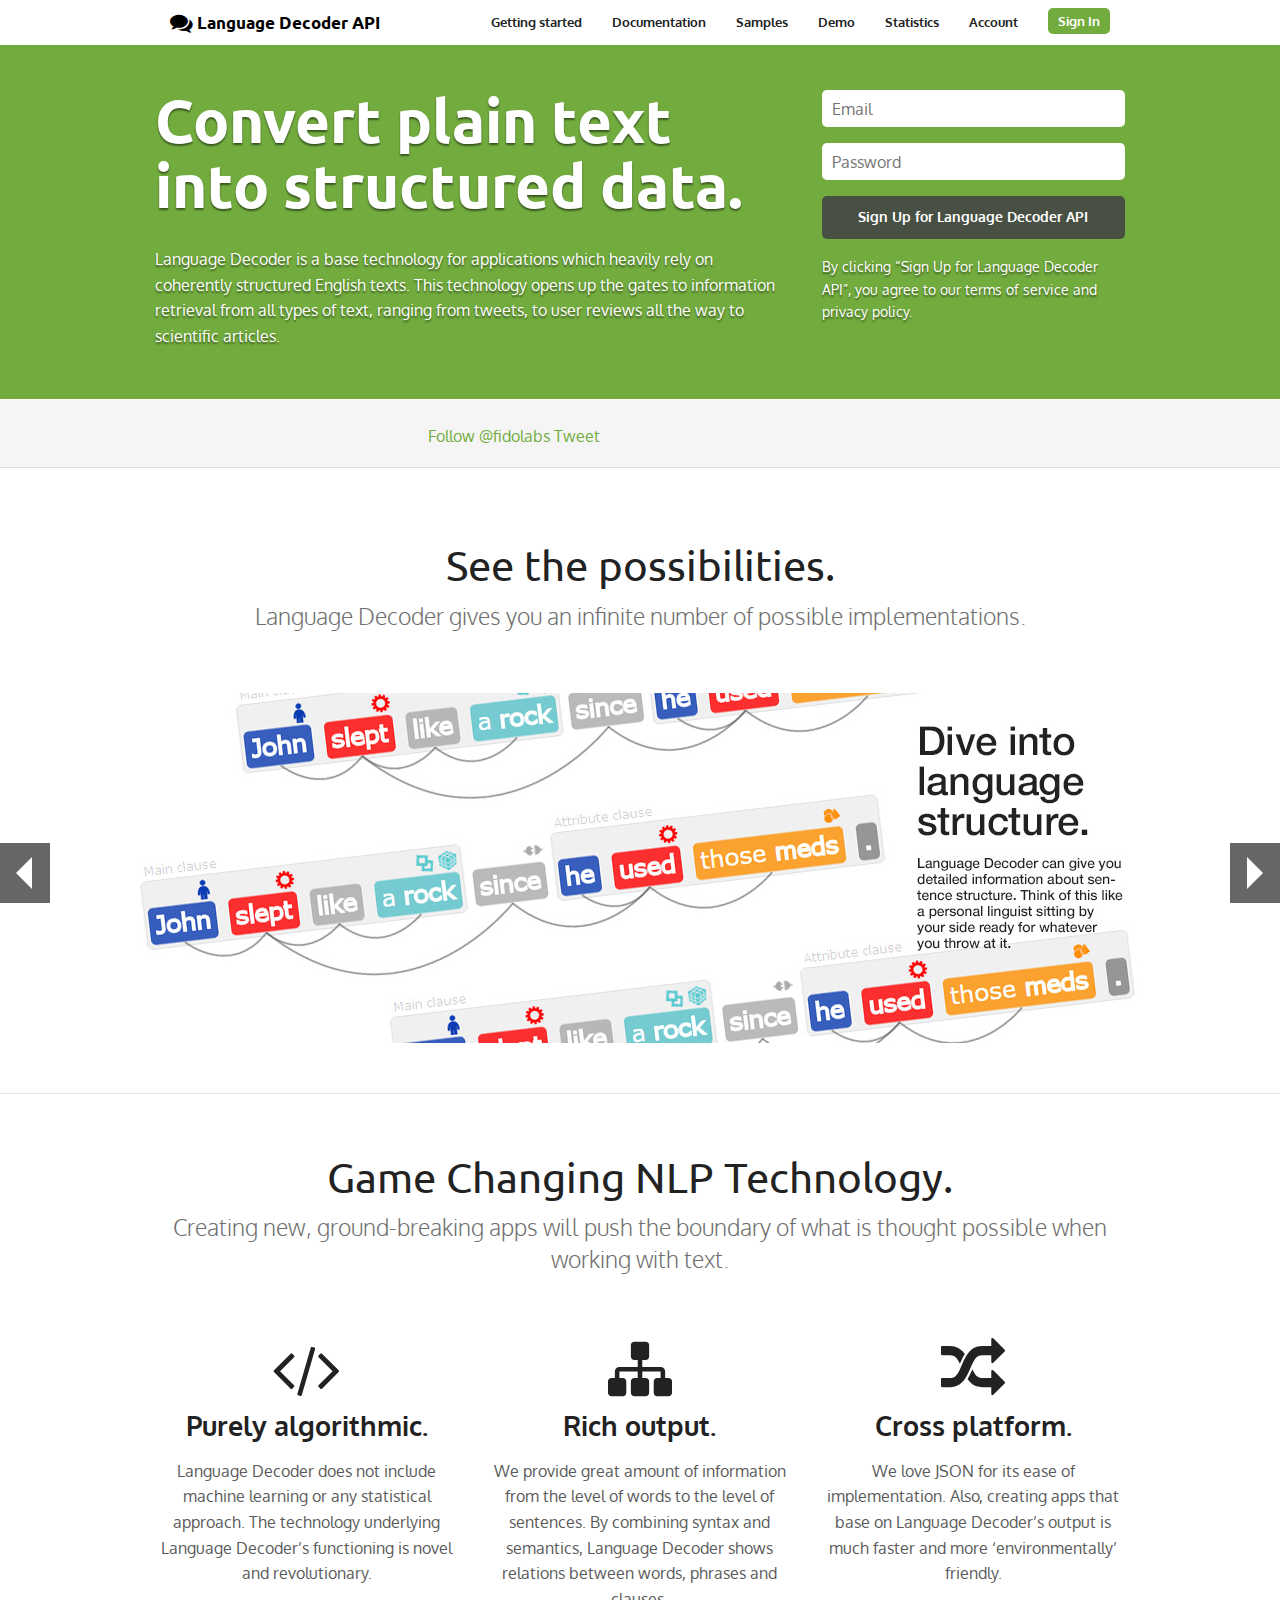
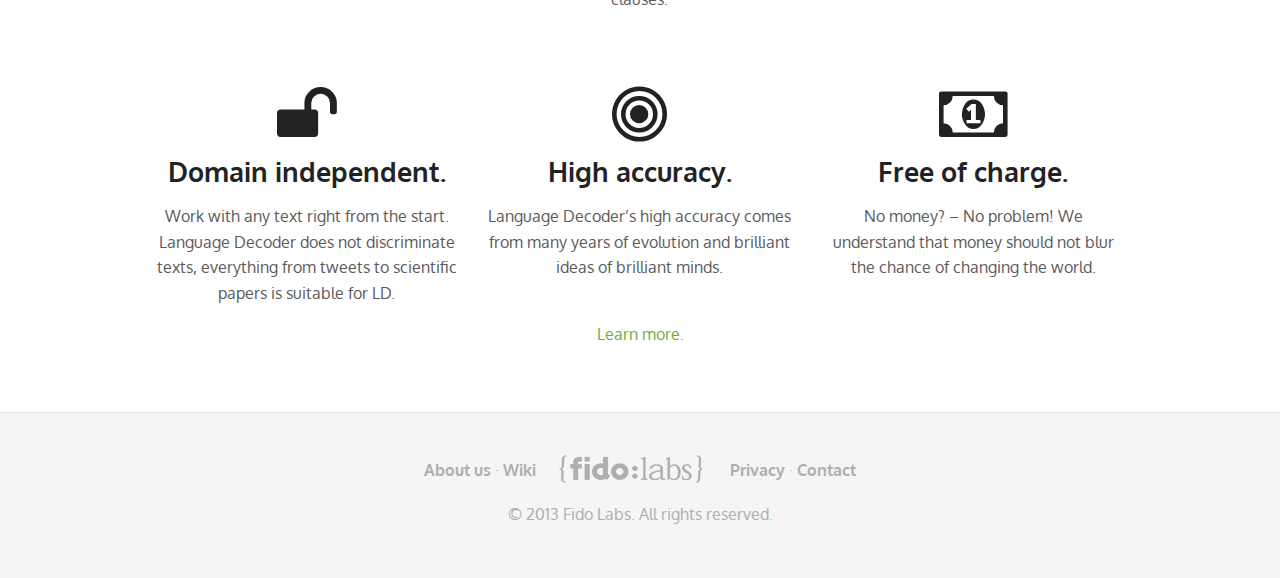
<file: index.html>
<!DOCTYPE html>
<!--[if lt IE 7]>      <html class="no-js lt-ie9 lt-ie8 lt-ie7"> <![endif]-->
<!--[if IE 7]>         <html class="no-js lt-ie9 lt-ie8"> <![endif]-->
<!--[if IE 8]>         <html class="no-js lt-ie9"> <![endif]-->
<!--[if gt IE 8]><!--> 
<html class="no-js"> 
  <!--<![endif]-->
    <head>
      <meta charset="utf-8">
      <meta http-equiv="X-UA-Compatible" content="IE=edge,chrome=1">
      <meta name="description" content="Language Decoder - Game changing natural language processing technology.">
      <meta name="viewport" content="width=device-width">
      <title>Language Decoder API</title>
      <link rel="stylesheet" href="css/foundation.css">
      <link rel="stylesheet" href="css/style.css">
      <link rel="stylesheet" href="font-awesome/css/font-awesome.css">
      <link href='http://fonts.googleapis.com/css?family=Oxygen:400,700' rel='stylesheet' type='text/css'>
      <link href='http://fonts.googleapis.com/css?family=Ubuntu:300,400,700' rel='stylesheet' type='text/css'>
      <script src="js/vendor/custom.modernizr.js"></script>
    </head>
    <body>
    <!--[if lt IE 8]>
      <p class="chromeframe">You are using an <strong>outdated</strong> browser. Please <a href="http://browsehappy.com/">upgrade your browser</a> or <a href="http://www.google.com/chromeframe/?redirect=true">activate Google Chrome Frame</a> to improve your experience.</p>
    <![endif]-->

      <!-- Navigation -->
      <div class="fixed">
        <div class="navigation-pane">
          <div class="row">
            <div class="large-12 columns">
              <nav class="top-bar">
                <ul class="title-area">
                  <!-- Title Area -->
                  <li class="name">
                    <h1>
                      <a href="#">
                        <i class="icon-comments icon-large"></i> Language Decoder API
                      </a>
                    </h1>
                  </li>
                  <!-- Menu button for lower resolutions -->
                  <li class="toggle-topbar menu-icon"><a href="#"><span></span></a></li>
                </ul>
                <section class="top-bar-section">
                  <!-- Right Nav Section -->
                  <ul class="right">
                    <li>
                      <a href="start.html">Getting started</a>
                    </li>
                    <li>
                      <a href="docs.html">Documentation</a>
                    </li>
                    <li>
                      <a href="samples.html">Samples</a>
                    </li>
                    <li>
                      <a href="demo.html">Demo</a>
                    </li>
                    <li>
                      <a href="stats.html">Statistics</a>
                    </li>
                    <li>
                      <a href="account.html">Account</a>
                    </li>
                    <li class="has-form">
                      <a class="button" href="#" data-dropdown="drop">Sign In</a> <!-- Sign out po zalogowaniu -->
                      <!-- Dropdown -->
                      <div index id="drop" class="f-dropdown content" data-dropdown-content style="z-index: 999 !important;">
                        <div class="large-12 columns">
                          <h4>Sign in</h4>
                        </div>
                        <form data-abide>
                          <div class="row sign-in">
                            <div class="large-12 columns">
                              <label>Email:</label>
                              <input type="email" required placeholder="Email">
                              <small class="error">Proper email address is required.</small>
                            </div>
                          </div>
                          <div class="row sign-in">
                            <div class="large-12 columns">
                              <label>Password:</label>
                              <input type="password" required placeholder="Password">
                              <small class="error">Enter your password.</small>
                            </div>
                          </div>
                          <div class="row sign-in">
                            <div class="large-12 columns">
                              <input class="large button expand" type="submit" value="Sign In">
                            </div>
                          </div>
                        </form>
                      </div>

                    </li>
                  </ul>
                </section>
              </nav>
            </div>
          </div>
        </div>
      </div>
      <!-- Marketing section -->
      <div class="marketing">
        <div class="row">
          <div class="large-8 columns">
            <h1>Convert plain text<br/>into structured data.</h1>
            <p>Language Decoder is a base technology for applications which heavily rely on coherently structured English texts. This technology opens up the gates to information retrieval from all types of text, ranging from tweets, to user reviews all the way to scientific articles.</p>
          </div>
          <div class="large-4 columns">
            <form data-abide>
              <div class="row">
                <div class="large-12 columns">
                  <input type="email" required placeholder="Email">
                  <small class="error">Proper email address is required.</small>
                </div>
              </div>
              <div class="row">
                <div class="large-12 columns">
                  <input type="password" required placeholder="Password">
                  <small class="error">Passwords must be at least 8 characters with 1 capital letter, 1 number, and one special character.</small>
                </div>
              </div>
              <div class="row">
                <div class="large-12 columns">
                  <input class="large button expand" type="submit" value="Sign Up for Language Decoder API">
                </div>
              </div>
              <div class="row">
                <div class="large-12 columns">
                  <p class="text-small">
                    By clicking “Sign Up for Language Decoder API”, you agree to our terms of service and privacy policy.
                  </p>
                </div>
              </div>
            </form>
          </div>
        </div>
      </div>

      <!-- Social buttons -->
      <div class="social">
        <div class="row">
          <ul class="social-list">
            <li>
              <div class="fb-like" data-href="http://www.facebook.com/fido.intelligence.eng" data-send="false" data-layout="button_count" data-width="450" data-show-faces="true" data-font="arial"></div>
            </li>
            <li>
              <a href="https://twitter.com/fidolabs" class="twitter-follow-button" data-show-count="false">Follow @fidolabs</a>
              <script>
                !function(d,s,id){var js,fjs=d.getElementsByTagName(s)[0],p=/^http:/.test(d.location)?'http':'https';if(!d.getElementById(id)){js=d.createElement(s);js.id=id;js.src=p+'://platform.twitter.com/widgets.js';fjs.parentNode.insertBefore(js,fjs);}}(document, 'script', 'twitter-wjs');
              </script>
            </li>
            <li>
              <a href="https://twitter.com/share" class="twitter-share-button" data-hashtags="languagedecoder">
                Tweet
              </a>
              <script>
                !function(d,s,id){var js,fjs=d.getElementsByTagName(s)[0],p=/^http:/.test(d.location)?'http':'https';if(!d.getElementById(id)){js=d.createElement(s);js.id=id;js.src=p+'://platform.twitter.com/widgets.js';fjs.parentNode.insertBefore(js,fjs);}}(document, 'script', 'twitter-wjs');
              </script>
            </li>
            <li>
              <iframe src="http://ghbtns.com/github-btn.html?user=fidolabs&amp;type=follow&amp;count=true"
                allowtransparency="true" frameborder="0" scrolling="0" width="150" height="20"></iframe>
            </li>
            <li>
              <iframe src="http://ghbtns.com/github-btn.html?user=fidolabs&amp;repo=api&amp;type=fork&amp;count=true"
                allowtransparency="true" frameborder="0" scrolling="0" width="95" height="20"></iframe>
            </li>
          </ul>
        </div>
      </div>

      <!-- Samples slider -->
      <div class="samples-container">
        <div class="row samples">
          <h1>See the possibilities.</h1>
          <h4 class="subheader">Language Decoder gives you an infinite number of possible implementations.</h4>
        </div>
        <div class="slideshow-wrapper">
          <ul data-orbit>
            <li>
              <img alt="" src="img/slide1.jpg" />
            </li>
            <li>
              <img alt="" src="img/slide2.jpg" />
            </li>
            <li>
              <img alt="" src="img/slide3.jpg" />
            </li>
          </ul>
        </div>
      </div>
      <!-- Benefits -->
      <div class="benefits-container">
        <div class="row benefits">
          <h1>
          Game Changing NLP Technology.</h1>
          <h4 class="subheader">Creating new, ground-breaking apps will push the boundary of what is thought possible when working with text.</h4>
        </div>
        <div class="row benefits-perticular">
          <div class="large-4 columns">
            <i class="icon-code icon-4x"></i>
            <div>
              <h3>Purely algorithmic.</h3>
              <p>Language Decoder does not include machine learning or any statistical approach. The technology underlying Language Decoder’s functioning is novel and revolutionary.</p>
            </div>
          </div>
          <div class="large-4 columns">
            <i class="icon-sitemap icon-4x"></i>
            <div>
              <h3>Rich output.</h3>
              <p>We provide great amount of information from the level of words to the level of sentences. By combining syntax and semantics, Language Decoder shows relations between words, phrases and clauses.</p>
            </div>
          </div>
          <div class="large-4 columns">
            <i class="icon-random icon-4x"></i>
            <div>
              <h3>Cross platform.</h3>
              <p>We love JSON for its ease of implementation. Also, creating apps that base on Language Decoder’s output is much faster and more ‘environmentally’ friendly.</p>
            </div>
          </div>
        </div>
        <div class="row benefits-perticular">
          <div class="large-4 columns">
            <i class="icon-unlock icon-4x"></i>
            <div>
              <h3>Domain independent.</h3>
              <p>Work with any text right from the start. Language Decoder does not discriminate texts, everything from tweets to scientific papers is suitable for LD.</p>
            </div>
          </div>
          <div class="large-4 columns">
            <i class="icon-bullseye icon-4x"></i>
            <div>
              <h3>High accuracy.</h3>
              <p>Language Decoder’s high accuracy comes from many years of evolution and brilliant ideas of brilliant minds.</p>
            </div>
          </div>
          <div class="large-4 columns">
            <i class="icon-money icon-4x"></i>
            <div>
              <h3>Free of charge.</h3>
              <p>No money? – No problem! We understand that money should not blur the chance of changing the world.</p>
            </div>
          </div>
        </div>
        <div class="row"><a href="start.html">Learn more.</a></div>
      </div>



      <!-- Footer -->
      <div class="footer">
        <div class="row footer-content">
          <p class="footer-links">
            <a href="#">About us</a> · 
            <a href="#">Wiki</a><img class="footer-logo" alt="" src="img/fidolabs-logo.png">
            <a href="#">Privacy</a> · 
            <a href="#">Contact</a>
          </p>
          <p class="footer-disclaimer">© 2013 Fido Labs. All rights reserved.</p>
        </div>
      </div>


      <!-- Final scripts -->
      <div id="fb-root"></div>
      <script>(function(d, s, id) {
                var js, fjs = d.getElementsByTagName(s)[0];
                if (d.getElementById(id)) return;
                js = d.createElement(s); js.id = id;
                js.src = "//connect.facebook.net/pl_PL/all.js#xfbml=1&appId=264352513616387";
                fjs.parentNode.insertBefore(js, fjs);
              }(document, 'script', 'facebook-jssdk'));
      </script>

      <script>
        document.write('<script src=' +
        ('__proto__' in {} ? 'js/vendor/zepto' : 'js/vendor/jquery') +
        '.js><\/script>')
      </script>

      <script src="js/foundation.min.js"></script>

      <script>
        $(document).foundation();
      </script>

      <script>
          var _gaq=[['_setAccount','UA-XXXXX-X'],['_trackPageview']];
          (function(d,t){var g=d.createElement(t),s=d.getElementsByTagName(t)[0];
          g.src='//www.google-analytics.com/ga.js';
          s.parentNode.insertBefore(g,s)}(document,'script'));
      </script>
      <!-- Syntax Highliter -->

      <script type="text/javascript">
           SyntaxHighlighter.all()
      </script>
      
    </body>
  </html>
</file>
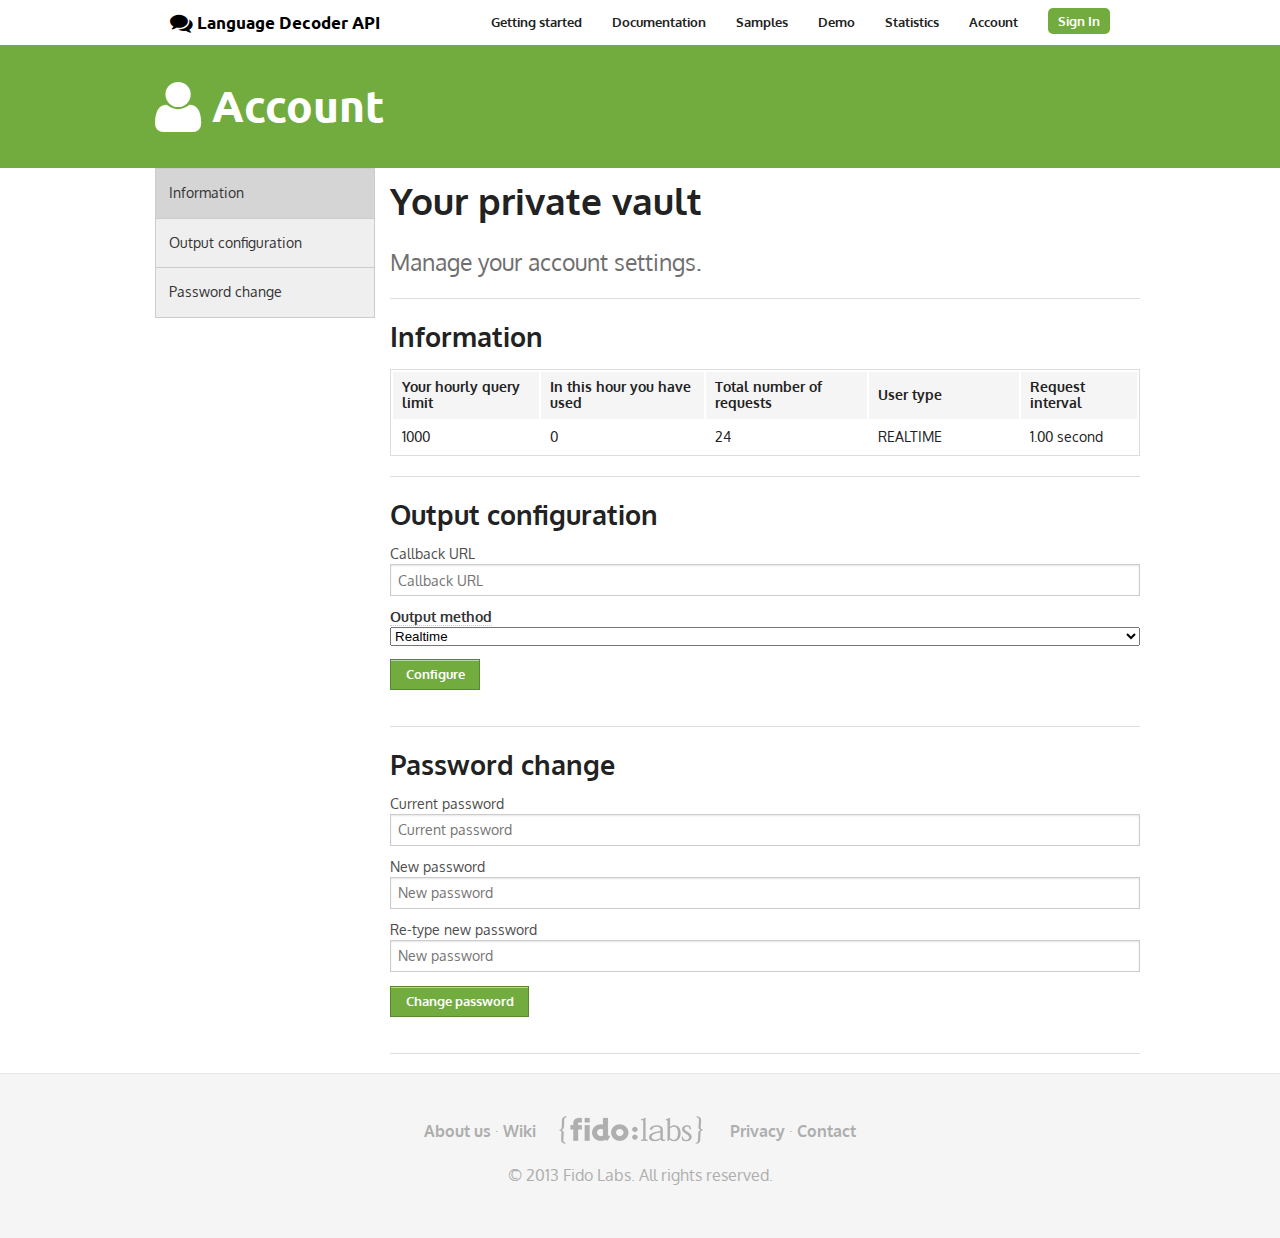
<file: account.html>
<!DOCTYPE html>
<!--[if lt IE 7]>      <html class="no-js lt-ie9 lt-ie8 lt-ie7"> <![endif]-->
<!--[if IE 7]>         <html class="no-js lt-ie9 lt-ie8"> <![endif]-->
<!--[if IE 8]>         <html class="no-js lt-ie9"> <![endif]-->
<!--[if gt IE 8]><!--> 
<html class="no-js"> 
  <!--<![endif]-->
    <head>
      <meta charset="utf-8">
      <meta http-equiv="X-UA-Compatible" content="IE=edge,chrome=1">
      <meta name="description" content="Language Decoder - Game changing natural language processing technology.">
      <meta name="viewport" content="width=device-width">
      <title>Language Decoder API</title>
      <link rel="stylesheet" href="css/foundation.css">
      <link rel="stylesheet" href="css/style.css">
      <link rel="stylesheet" href="font-awesome/css/font-awesome.css">
      <link rel="stylesheet" href="css/shCore.css"/>
      <link rel="stylesheet" href="css/shThemeDefault.css"/>
      <link href='http://fonts.googleapis.com/css?family=Oxygen:400,700' rel='stylesheet' type='text/css'>
      <link href='http://fonts.googleapis.com/css?family=Ubuntu:300,400,700' rel='stylesheet' type='text/css'>

      <script src="js/vendor/custom.modernizr.js"></script>
      <script src="js/shCore.js"></script>
      <script src="js/shBrushPhp.js"></script>
    </head>
    <body>
    <!--[if lt IE 8]>
      <p class="chromeframe">You are using an <strong>outdated</strong> browser. Please <a href="http://browsehappy.com/">upgrade your browser</a> or <a href="http://www.google.com/chromeframe/?redirect=true">activate Google Chrome Frame</a> to improve your experience.</p>
    <![endif]-->

      <!-- Navigation -->
      <div class="fixed">
        <div class="navigation-pane">
          <div class="row">
            <div class="large-12 columns">
              <nav class="top-bar">
                <ul class="title-area">
                  <!-- Title Area -->
                  <li class="name">
                    <h1>
                      <a href="#">
                        <i class="icon-comments icon-large"></i> Language Decoder API
                      </a>
                    </h1>
                  </li>
                  <!-- Menu button for lower resolutions -->
                  <li class="toggle-topbar menu-icon"><a href="#"><span></span></a></li>
                </ul>
                <section class="top-bar-section">
                  <!-- Right Nav Section -->
                  <ul class="right">
                    <li>
                      <a href="start.html">Getting started</a>
                    </li>
                    <li>
                      <a href="docs.html">Documentation</a>
                    </li>
                    <li>
                      <a href="samples.html">Samples</a>
                    </li>
                    <li>
                      <a href="demo.html">Demo</a>
                    </li>
                    <li>
                      <a href="stats.html">Statistics</a>
                    </li>
                    <li>
                      <a href="account.html">Account</a>
                    </li>
                    <li class="has-form">
                      <a class="button" href="#" data-dropdown="drop">Sign In</a> <!-- Sign out po zalogowaniu -->
                      <!-- Dropdown -->
                      <div index id="drop" class="f-dropdown content" data-dropdown-content style="z-index: 999 !important;">
                        <div class="large-12 columns">
                          <h4>Sign in</h4>
                        </div>
                        <form data-abide>
                          <div class="row sign-in">
                            <div class="large-12 columns">
                              <label>Email:</label>
                              <input type="email" required placeholder="Email">
                              <small class="error">Proper email address is required.</small>
                            </div>
                          </div>
                          <div class="row sign-in">
                            <div class="large-12 columns">
                              <label>Password:</label>
                              <input type="password" required placeholder="Password">
                              <small class="error">Enter your password.</small>
                            </div>
                          </div>
                          <div class="row sign-in">
                            <div class="large-12 columns">
                              <input class="large button expand" type="submit" value="Sign In">
                            </div>
                          </div>
                        </form>
                      </div>

                    </li>
                  </ul>
                </section>
              </nav>
            </div>
          </div>
        </div>
      </div>

      <!-- Content -->
      <div class="content-header">
        <div class="row">
          <div class="large-12 columns">
            <h1 class="header"><i class="icon-user icon-large"></i> Account</h1>
          </div>
        </div>
      </div>
      <div class="row">
        <div class="large-3 columns">
          <div class="section-container accordion" data-section="accordion">
            <section>
              <p class="title" data-section-title>
                <a href="#">Information</a>
              </p>
            </section>
            <section>
              <p class="title" data-section-title>
                <a href="#">Output configuration</a>
              </p>
            </section>
            <section>
              <p class="title" data-section-title>
                <a href="#">Password change</a>
              </p>
            </section>
          </div>
        </div>
        <div class="large-9 columns">
          <div class="row docs-content">
            <h2>Your private vault</h2>
            <h4>Manage your account settings.</h4>
            <hr>
            <h3>Information</h3>
            <table>
              <thead>
                <tr>
                  <th>Your hourly query limit</th>
                  <th>In this hour you have used</th>
                  <th>Total number of requests</th>
                  <th width="150">User type</th>
                  <th>Request interval</th>
                </tr>
              </thead>
              <tbody>
                <tr>
                  <td>1000</td>
                  <td>0</td>
                  <td>24</td>
                  <td>REALTIME</td>
                  <td>1.00 second</td>
                </tr>
              </tbody>
            </table>
            <hr>

            <h3>Output configuration</h3>
            <div class="row">
              <form>
                <div class="large-12 columns">
                  <label>Callback URL</label>
                  <input type="text" placeholder="Callback URL">
                </div>
                <div class="large-12 columns">
                  <label>
                    <span data-tooltip class="has-tip tip-top" title="<p>Select <strong>callback</strong> if you want to receive results on a predefined url address.</p>
                  <p>Select <strong>realtime</strong> if you want to receive results directly from the request.</p>">Output method</span></label>
                  <select class="medium">
                    <option>Realtime</option>
                    <option>Callback</option>
                  </select>
                </div>
                <div class="large-12 columns">
                  <a href="#" type="sumbmit" class="button small">Configure</a>
                </div>
              </form>
            </div>
            <hr>

            <h3>Password change</h3>
            <div class="row">
              <form>
              <div class="large-12 columns">
                <label>Current password</label>
                <input type="text" placeholder="Current password">
              </div>
              <div class="large-12 columns">
                <label>New password</label>
                <input type="text" placeholder="New password">
              </div>
              <div class="large-12 columns">
                <label>Re-type new password</label>
                <input type="text" placeholder="New password">
              </div>
              <div class="large-12 columns">
                <a href="#" type="sumbmit" class="button small">Change password</a>
              </div>
              
              </form>
            </div>
            <hr>
          </div>
        </div>
      </div>
      <!-- Footer -->
      <div class="footer">
        <div class="row footer-content">
          <p class="footer-links">
            <a href="#">About us</a> · 
            <a href="#">Wiki</a><img class="footer-logo" alt="" src="img/fidolabs-logo.png">
            <a href="#">Privacy</a> · 
            <a href="#">Contact</a>
          </p>
          <p class="footer-disclaimer">© 2013 Fido Labs. All rights reserved.</p>
        </div>
      </div>


      <!-- Final scripts -->
      <div id="fb-root"></div>
      <script>(function(d, s, id) {
                var js, fjs = d.getElementsByTagName(s)[0];
                if (d.getElementById(id)) return;
                js = d.createElement(s); js.id = id;
                js.src = "//connect.facebook.net/pl_PL/all.js#xfbml=1&appId=264352513616387";
                fjs.parentNode.insertBefore(js, fjs);
              }(document, 'script', 'facebook-jssdk'));
      </script>

      <script>
        document.write('<script src=' +
        ('__proto__' in {} ? 'js/vendor/zepto' : 'js/vendor/jquery') +
        '.js><\/script>')
      </script>

      <script src="js/foundation.min.js"></script>

      <script>
        $(document).foundation();
      </script>

      <script>
          var _gaq=[['_setAccount','UA-XXXXX-X'],['_trackPageview']];
          (function(d,t){var g=d.createElement(t),s=d.getElementsByTagName(t)[0];
          g.src='//www.google-analytics.com/ga.js';
          s.parentNode.insertBefore(g,s)}(document,'script'));
      </script>
      <!-- Syntax Highliter -->

      <script type="text/javascript">
           SyntaxHighlighter.all()
      </script>
      
    </body>
  </html>
</file>
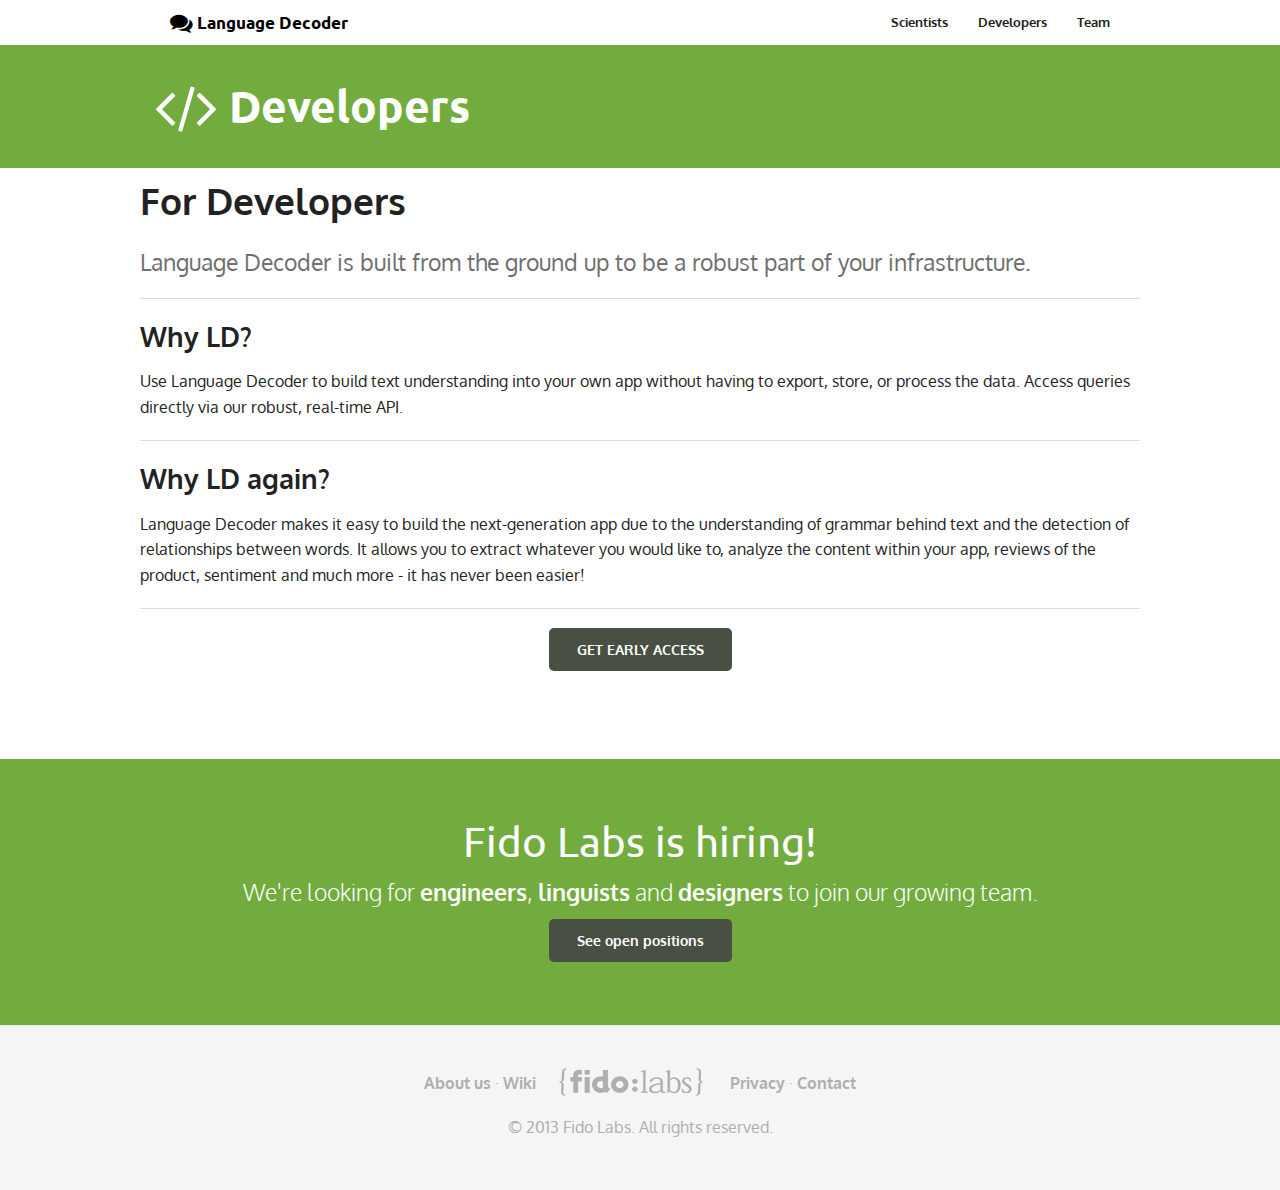
<file: basic-developers.html>
<!DOCTYPE html>
<!--[if lt IE 7]>      <html class="no-js lt-ie9 lt-ie8 lt-ie7"> <![endif]-->
<!--[if IE 7]>         <html class="no-js lt-ie9 lt-ie8"> <![endif]-->
<!--[if IE 8]>         <html class="no-js lt-ie9"> <![endif]-->
<!--[if gt IE 8]><!--> 
<html class="no-js"> 
  <!--<![endif]-->
    <head>
      <meta charset="utf-8">
      <meta http-equiv="X-UA-Compatible" content="IE=edge,chrome=1">
      <meta name="description" content="Language Decoder - Game changing natural language processing technology.">
      <meta name="viewport" content="width=device-width">
      <title>Language Decoder</title>
      <link rel="stylesheet" href="css/foundation.css">
      <link rel="stylesheet" href="css/style-basic.css">
      <link rel="stylesheet" href="font-awesome/css/font-awesome.css">
      <link href='http://fonts.googleapis.com/css?family=Oxygen:400,700' rel='stylesheet' type='text/css'>
      <link href='http://fonts.googleapis.com/css?family=Ubuntu:300,400,700' rel='stylesheet' type='text/css'>
      <script src="js/vendor/custom.modernizr.js"></script>
    </head>
    <body>
    <!--[if lt IE 8]>
      <p class="chromeframe">You are using an <strong>outdated</strong> browser. Please <a href="http://browsehappy.com/">upgrade your browser</a> or <a href="http://www.google.com/chromeframe/?redirect=true">activate Google Chrome Frame</a> to improve your experience.</p>
    <![endif]-->

      <!-- Navigation -->
<!--       <div class="fixed">
        <div class="navigation-pane"> -->
          <div class="row">
            <div class="large-12 columns">
              <nav class="top-bar">
                <ul class="title-area">
                  <!-- Title Area -->
                  <li class="name">
                    <h1>
                      <a href="basic.html">
                        <i class="icon-comments icon-large"></i> Language Decoder
                      </a>
                    </h1>
                  </li>
                  <!-- Menu button for lower resolutions -->
                  <li class="toggle-topbar menu-icon"><a href="#"><span></span></a></li>
                </ul>
                <section class="top-bar-section">
                  <!-- Right Nav Section -->
                  <ul class="right">
                    <li>
                      <a href="basic-scientists.html">Scientists</a>
                    </li>
                    <li>
                      <a href="basic-developers.html">Developers</a>
                    </li>
                    <li>
                      <a href="basic-team.html">Team</a>
                    </li>
                  </ul>
                </section>
              </nav>
            </div>
          </div>
<!--         </div>
      </div> -->


      <!-- Content -->
      <div class="content-header">
        <div class="row">
          <div class="large-12 columns">
            <h1 class="header"><i class="icon-code icon-large"></i> Developers</h1>
          </div>
        </div>
      </div>
      <div class="content">
        <div class="row">
          <div class="large-12 columns">
            <div class="row docs-content">
              <h2>For Developers</h2>
              <h4>Language Decoder is built from the ground up to be a robust part of your infrastructure.</h4>
              <hr>
              <h3>Why LD?</h3>
              <p>
                Use Language Decoder to build text understanding into your own app without having to export, store, or process the data. Access queries directly via our robust, real-time API. 
              </p>
              <hr>
              <h3>Why LD again?</h3>
              <p>
                Language Decoder makes it easy to build the next-generation app due to the understanding of grammar behind text and the detection of relationships between words. It allows you to extract whatever you would like to, analyze the content within your app, reviews of the product, sentiment and much more - it has never been easier!
              </p>
              <hr>
              <div class="access-button">
                <div class="row">
                  <div class="small-12 small-centered columns text-center">
                    <input class="large button" type="submit" data-reveal-id="get-access" value="GET EARLY ACCESS">
                  </div>
                </div>
              </div>
            </div>
          </div>
        </div>
      </div>

      <!-- Hiring -->
      <div class="hiring">
        <div class="row hiring-content">
          <h1>Fido Labs is hiring!</h1>
          <h4 class="subheader">We're looking for <b>engineers</b>, <b>linguists</b> and <b>designers</b> to join our growing team.</h4>
          <div>
          <div class="row">
            <div class="small-12 small-centered columns text-center">
              <input class="large button" type="submit" data-reveal-id="#" value="See open positions">
            </div>
          </div>
        </div>
        </div>
      </div>

      <!-- Footer -->
      <div class="footer">
        <div class="row footer-content">
          <p class="footer-links">
            <a href="#">About us</a> · 
            <a href="#">Wiki</a><img class="footer-logo" alt="" src="img/fidolabs-logo.png">
            <a href="#">Privacy</a> · 
            <a href="#">Contact</a>
          </p>
          <p class="footer-disclaimer">© 2013 Fido Labs. All rights reserved.</p>
        </div>
      </div>




      <!-- Modal -->

      <div id="get-access" class="reveal-modal small">
        <div class="row collapse">
          <div class="large-12 columns">
            <h1><i class="icon-cogs icon-3x"></i></h1>
            <h1>We're working on it!</h1>
            <p>Lorem ipsum dolor sit amet, consectetur adipiscing elit. Aliquam fermentum eros et felis iaculis gravida. Ut eleifend cursus leo.</p>
            <p>Something here...</p>
            <h5>Leave us your email</h5>
          </div>
        </div>
        
        <form data-abide>
<!--           <div class="row">
            <div class="large-12 columns">
              <input type="email" required placeholder="Email">
              <small class="error">Proper email address is required.</small>
            </div>
          </div> -->
          <div class="row collapse">
            <div class="small-1 large-1 columns">
              <span class="prefix">@</span> <!-- <i class="icon-envelope"></i> -->
            </div>
            <div class="small-9 large-9 columns">
              <input type="email" required placeholder="Enter your email here">
              <small class="error">Proper email address is required.</small>
            </div>
            <div class="small-2 large-2 columns">
              <a href="#" class="button prefix">Submit</a>
            </div>
          </div>
        </form>
      </div>


      <!-- Final scripts -->
      <div id="fb-root"></div>
      <script>(function(d, s, id) {
                var js, fjs = d.getElementsByTagName(s)[0];
                if (d.getElementById(id)) return;
                js = d.createElement(s); js.id = id;
                js.src = "//connect.facebook.net/pl_PL/all.js#xfbml=1&appId=264352513616387";
                fjs.parentNode.insertBefore(js, fjs);
              }(document, 'script', 'facebook-jssdk'));
      </script>

      <script>
        document.write('<script src=' +
        ('__proto__' in {} ? 'js/vendor/zepto' : 'js/vendor/jquery') +
        '.js><\/script>')
      </script>

      <script src="js/foundation.min.js"></script>

      <script>
        $(document).foundation();
      </script>

      <script>
          var _gaq=[['_setAccount','UA-XXXXX-X'],['_trackPageview']];
          (function(d,t){var g=d.createElement(t),s=d.getElementsByTagName(t)[0];
          g.src='//www.google-analytics.com/ga.js';
          s.parentNode.insertBefore(g,s)}(document,'script'));
      </script>

      <script type="text/javascript" src="https://apis.google.com/js/plusone.js"></script>

    </body>
  </html>
</file>
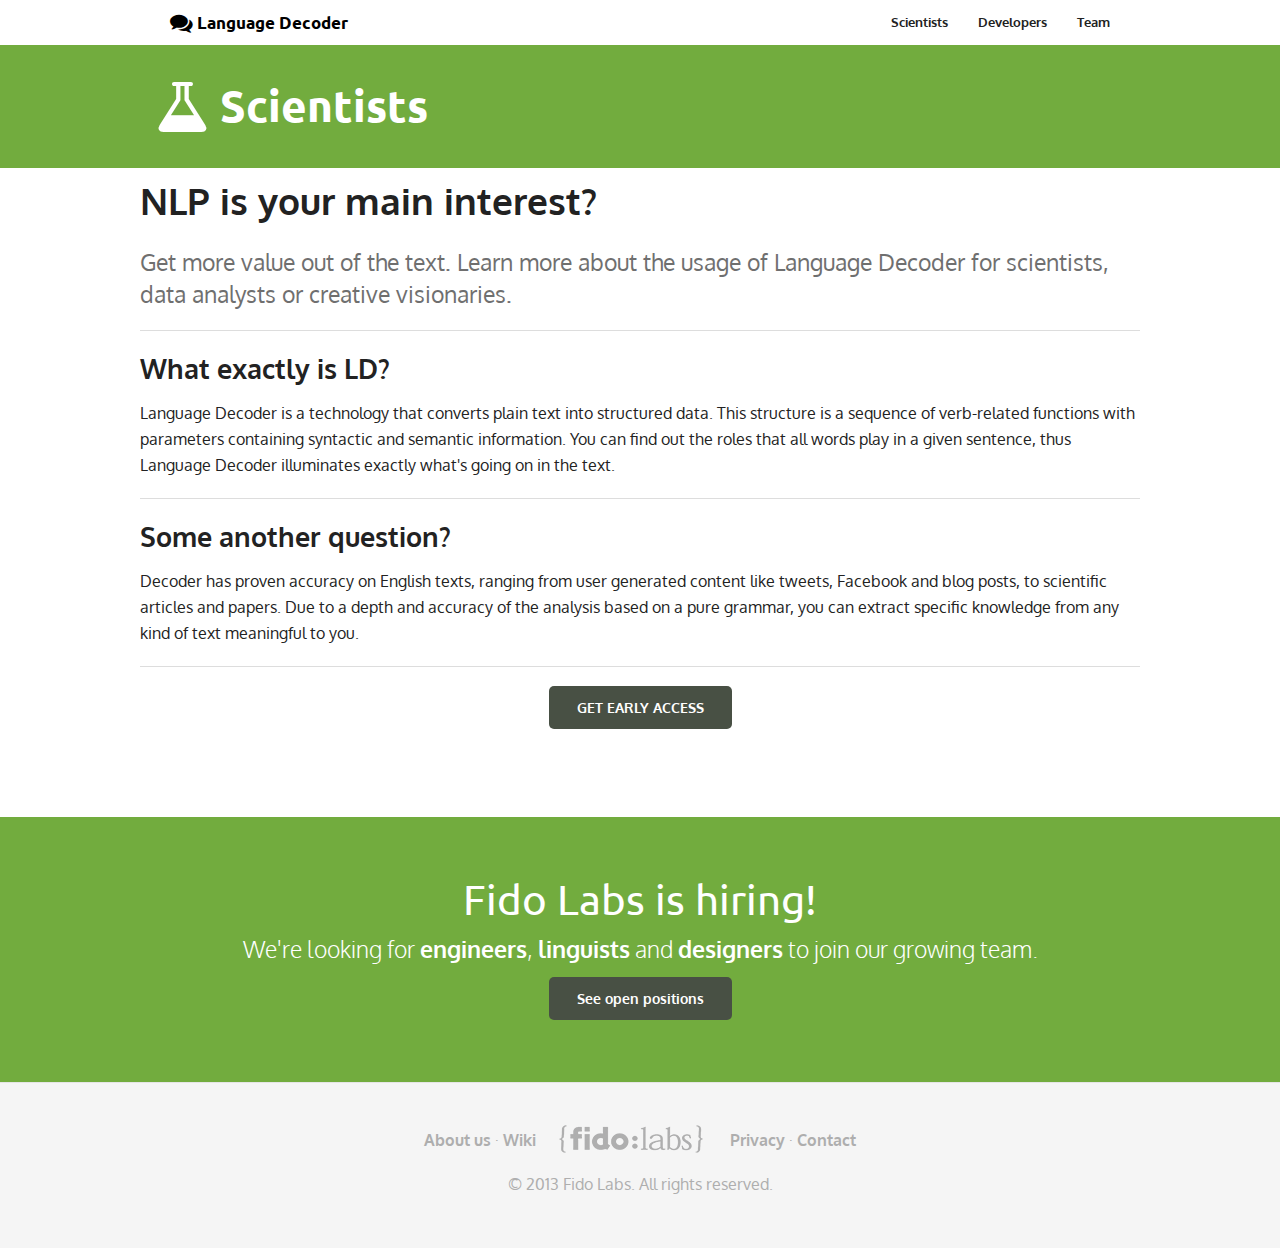
<file: basic-scientists.html>
<!DOCTYPE html>
<!--[if lt IE 7]>      <html class="no-js lt-ie9 lt-ie8 lt-ie7"> <![endif]-->
<!--[if IE 7]>         <html class="no-js lt-ie9 lt-ie8"> <![endif]-->
<!--[if IE 8]>         <html class="no-js lt-ie9"> <![endif]-->
<!--[if gt IE 8]><!--> 
<html class="no-js"> 
  <!--<![endif]-->
    <head>
      <meta charset="utf-8">
      <meta http-equiv="X-UA-Compatible" content="IE=edge,chrome=1">
      <meta name="description" content="Language Decoder - Game changing natural language processing technology.">
      <meta name="viewport" content="width=device-width">
      <title>Language Decoder</title>
      <link rel="stylesheet" href="css/foundation.css">
      <link rel="stylesheet" href="css/style-basic.css">
      <link rel="stylesheet" href="font-awesome/css/font-awesome.css">
      <link href='http://fonts.googleapis.com/css?family=Oxygen:400,700' rel='stylesheet' type='text/css'>
      <link href='http://fonts.googleapis.com/css?family=Ubuntu:300,400,700' rel='stylesheet' type='text/css'>
      <script src="js/vendor/custom.modernizr.js"></script>
    </head>
    <body>
    <!--[if lt IE 8]>
      <p class="chromeframe">You are using an <strong>outdated</strong> browser. Please <a href="http://browsehappy.com/">upgrade your browser</a> or <a href="http://www.google.com/chromeframe/?redirect=true">activate Google Chrome Frame</a> to improve your experience.</p>
    <![endif]-->

      <!-- Navigation -->
<!--       <div class="fixed">
        <div class="navigation-pane"> -->
          <div class="row">
            <div class="large-12 columns">
              <nav class="top-bar">
                <ul class="title-area">
                  <!-- Title Area -->
                  <li class="name">
                    <h1>
                      <a href="basic.html">
                        <i class="icon-comments icon-large"></i> Language Decoder
                      </a>
                    </h1>
                  </li>
                  <!-- Menu button for lower resolutions -->
                  <li class="toggle-topbar menu-icon"><a href="#"><span></span></a></li>
                </ul>
                <section class="top-bar-section">
                  <!-- Right Nav Section -->
                  <ul class="right">
                    <li>
                      <a href="basic-scientists.html">Scientists</a>
                    </li>
                    <li>
                      <a href="basic-developers.html">Developers</a>
                    </li>
                    <li>
                      <a href="basic-team.html">Team</a>
                    </li>
                  </ul>
                </section>
              </nav>
            </div>
          </div>
<!--         </div>
      </div> -->


      <!-- Content -->
      <div class="content-header">
        <div class="row">
          <div class="large-12 columns">
            <h1 class="header"><i class="icon-beaker icon-large"></i> Scientists</h1>
          </div>
        </div>
      </div>
      <div class="content">
        <div class="row">
          <div class="large-12 columns">
            <div class="row docs-content">
              <h2>NLP is your main interest?</h2>
              <h4>Get more value out of the text. Learn more about the usage of Language Decoder for scientists, data analysts or creative visionaries. </h4>
              <hr>
              <h3>What exactly is LD?</h3>
              <p>
                Language Decoder is a technology that converts plain text into structured data. This structure is a sequence of verb-related functions with parameters containing syntactic and semantic information.  You can find out the roles that all words play in a given sentence, thus Language Decoder illuminates exactly what's going on in the text. 
              </p>
              <hr>
              <h3>Some another question?</h3>
              <p>
                Decoder has proven accuracy on English texts, ranging from user generated content like tweets, Facebook and blog posts, to scientific articles and papers. Due to a depth and accuracy of the analysis based on a pure grammar, you can extract specific knowledge from any kind of text meaningful to you.  
              </p>
              <hr>
              <div class="access-button">
                <div class="row">
                  <div class="small-12 small-centered columns text-center">
                    <input class="large button" type="submit" data-reveal-id="get-access" value="GET EARLY ACCESS">
                  </div>
                </div>
              </div>
            </div>
          </div>
        </div>
      </div>

      <!-- Hiring -->
      <div class="hiring">
        <div class="row hiring-content">
          <h1>Fido Labs is hiring!</h1>
          <h4 class="subheader">We're looking for <b>engineers</b>, <b>linguists</b> and <b>designers</b> to join our growing team.</h4>
          <div>
          <div class="row">
            <div class="small-12 small-centered columns text-center">
              <input class="large button" type="submit" data-reveal-id="#" value="See open positions">
            </div>
          </div>
        </div>
        </div>
      </div>

      <!-- Footer -->
      <div class="footer">
        <div class="row footer-content">
          <p class="footer-links">
            <a href="#">About us</a> · 
            <a href="#">Wiki</a><img class="footer-logo" alt="" src="img/fidolabs-logo.png">
            <a href="#">Privacy</a> · 
            <a href="#">Contact</a>
          </p>
          <p class="footer-disclaimer">© 2013 Fido Labs. All rights reserved.</p>
        </div>
      </div>




      <!-- Modal -->

      <div id="get-access" class="reveal-modal small">
        <div class="row collapse">
          <div class="large-12 columns">
            <h1><i class="icon-cogs icon-3x"></i></h1>
            <h1>We're working on it!</h1>
            <p>Lorem ipsum dolor sit amet, consectetur adipiscing elit. Aliquam fermentum eros et felis iaculis gravida. Ut eleifend cursus leo.</p>
            <p>Something here...</p>
            <h5>Leave us your email</h5>
          </div>
        </div>
        
        <form data-abide>
<!--           <div class="row">
            <div class="large-12 columns">
              <input type="email" required placeholder="Email">
              <small class="error">Proper email address is required.</small>
            </div>
          </div> -->
          <div class="row collapse">
            <div class="small-1 large-1 columns">
              <span class="prefix">@</span> <!-- <i class="icon-envelope"></i> -->
            </div>
            <div class="small-9 large-9 columns">
              <input type="email" required placeholder="Enter your email here">
              <small class="error">Proper email address is required.</small>
            </div>
            <div class="small-2 large-2 columns">
              <a href="#" class="button prefix">Submit</a>
            </div>
          </div>
        </form>
      </div>


      <!-- Final scripts -->
      <div id="fb-root"></div>
      <script>(function(d, s, id) {
                var js, fjs = d.getElementsByTagName(s)[0];
                if (d.getElementById(id)) return;
                js = d.createElement(s); js.id = id;
                js.src = "//connect.facebook.net/pl_PL/all.js#xfbml=1&appId=264352513616387";
                fjs.parentNode.insertBefore(js, fjs);
              }(document, 'script', 'facebook-jssdk'));
      </script>

      <script>
        document.write('<script src=' +
        ('__proto__' in {} ? 'js/vendor/zepto' : 'js/vendor/jquery') +
        '.js><\/script>')
      </script>

      <script src="js/foundation.min.js"></script>

      <script>
        $(document).foundation();
      </script>

      <script>
          var _gaq=[['_setAccount','UA-XXXXX-X'],['_trackPageview']];
          (function(d,t){var g=d.createElement(t),s=d.getElementsByTagName(t)[0];
          g.src='//www.google-analytics.com/ga.js';
          s.parentNode.insertBefore(g,s)}(document,'script'));
      </script>

      <script type="text/javascript" src="https://apis.google.com/js/plusone.js"></script>

    </body>
  </html>
</file>
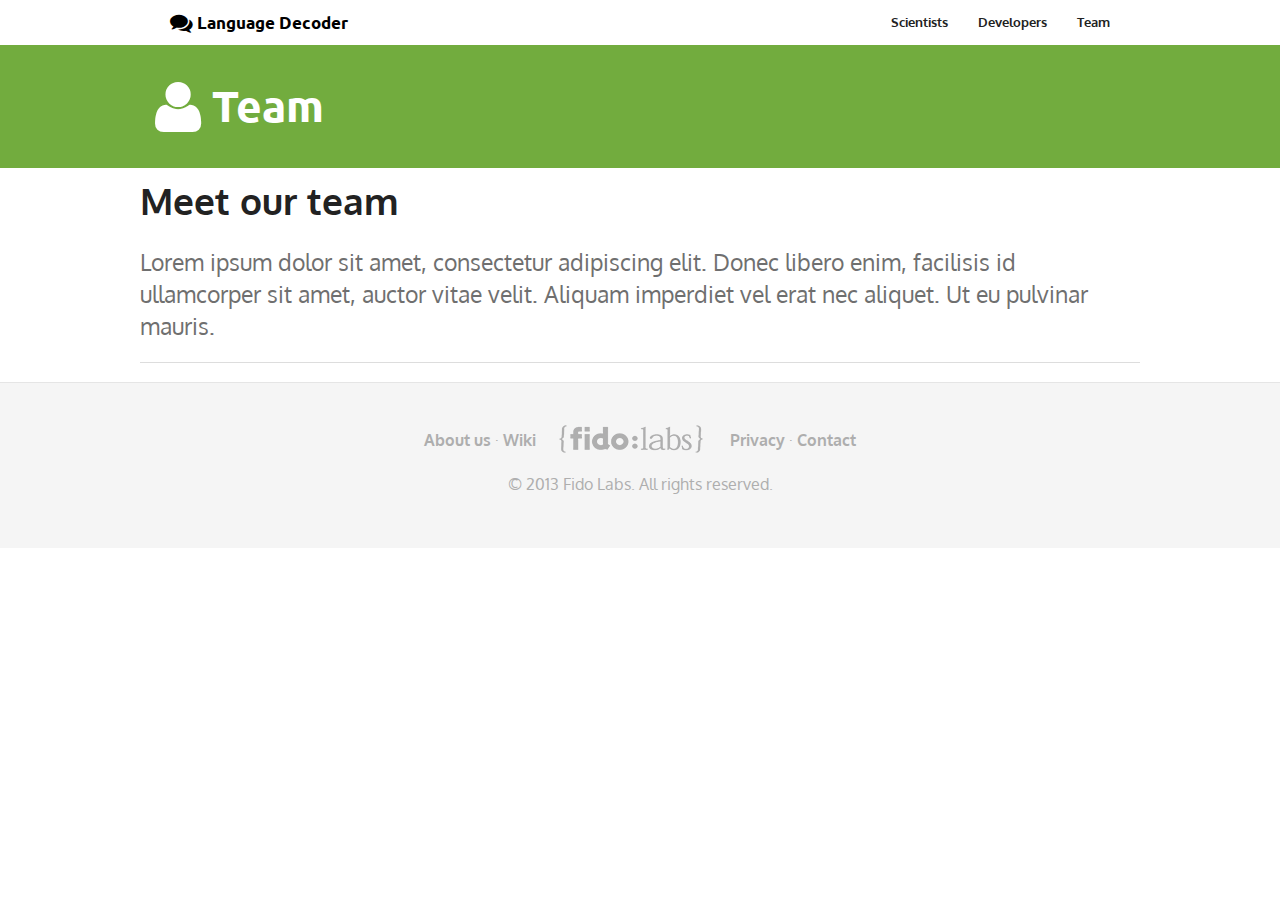
<file: basic-team.html>
<!DOCTYPE html>
<!--[if lt IE 7]>      <html class="no-js lt-ie9 lt-ie8 lt-ie7"> <![endif]-->
<!--[if IE 7]>         <html class="no-js lt-ie9 lt-ie8"> <![endif]-->
<!--[if IE 8]>         <html class="no-js lt-ie9"> <![endif]-->
<!--[if gt IE 8]><!--> 
<html class="no-js"> 
  <!--<![endif]-->
    <head>
      <meta charset="utf-8">
      <meta http-equiv="X-UA-Compatible" content="IE=edge,chrome=1">
      <meta name="description" content="Language Decoder - Game changing natural language processing technology.">
      <meta name="viewport" content="width=device-width">
      <title>Language Decoder</title>
      <link rel="stylesheet" href="css/foundation.css">
      <link rel="stylesheet" href="css/style-basic.css">
      <link rel="stylesheet" href="font-awesome/css/font-awesome.css">
      <link href='http://fonts.googleapis.com/css?family=Oxygen:400,700' rel='stylesheet' type='text/css'>
      <link href='http://fonts.googleapis.com/css?family=Ubuntu:300,400,700' rel='stylesheet' type='text/css'>
      <script src="js/vendor/custom.modernizr.js"></script>
    </head>
    <body>
    <!--[if lt IE 8]>
      <p class="chromeframe">You are using an <strong>outdated</strong> browser. Please <a href="http://browsehappy.com/">upgrade your browser</a> or <a href="http://www.google.com/chromeframe/?redirect=true">activate Google Chrome Frame</a> to improve your experience.</p>
    <![endif]-->

      <!-- Navigation -->
<!--       <div class="fixed">
        <div class="navigation-pane"> -->
          <div class="row">
            <div class="large-12 columns">
              <nav class="top-bar">
                <ul class="title-area">
                  <!-- Title Area -->
                  <li class="name">
                    <h1>
                      <a href="basic.html">
                        <i class="icon-comments icon-large"></i> Language Decoder
                      </a>
                    </h1>
                  </li>
                  <!-- Menu button for lower resolutions -->
                  <li class="toggle-topbar menu-icon"><a href="#"><span></span></a></li>
                </ul>
                <section class="top-bar-section">
                  <!-- Right Nav Section -->
                  <ul class="right">
                    <li>
                      <a href="basic-scientists.html">Scientists</a>
                    </li>
                    <li>
                      <a href="basic-developers.html">Developers</a>
                    </li>
                    <li>
                      <a href="basic-team.html">Team</a>
                    </li>
                  </ul>
                </section>
              </nav>
            </div>
          </div>
<!--         </div>
      </div> -->


      <!-- Content -->
      <div class="content-header">
        <div class="row">
          <div class="large-12 columns">
            <h1 class="header"><i class="icon-user icon-large"></i> Team</h1>
          </div>
        </div>
      </div>
      <div class="content">
        <div class="row">
          <div class="large-12 columns">
            <div class="row docs-content">
              <h2>Meet our team</h2>
              <h4>Lorem ipsum dolor sit amet, consectetur adipiscing elit. Donec libero enim, facilisis id ullamcorper sit amet, auctor vitae velit. Aliquam imperdiet vel erat nec aliquet. Ut eu pulvinar mauris.</h4>
              <hr>
                
            </div>
          </div>
        </div>
      </div>

      <!-- Hiring -->
<!--       <div class="hiring">
        <div class="row hiring-content">
          <h1>Fido Labs is hiring!</h1>
          <h4 class="subheader">We're looking for <b>engineers</b>, <b>linguists</b> and <b>designers</b> to join our growing team.</h4>
          <div>
          <div class="row">
            <div class="small-12 small-centered columns text-center">
              <input class="large button" type="submit" data-reveal-id="#" value="See open positions">
            </div>
          </div>
        </div>
        </div>
      </div>
 -->
      <!-- Footer -->
      <div class="footer">
        <div class="row footer-content">
          <p class="footer-links">
            <a href="#">About us</a> · 
            <a href="#">Wiki</a><img class="footer-logo" alt="" src="img/fidolabs-logo.png">
            <a href="#">Privacy</a> · 
            <a href="#">Contact</a>
          </p>
          <p class="footer-disclaimer">© 2013 Fido Labs. All rights reserved.</p>
        </div>
      </div>




      <!-- Modal -->

      


      <!-- Final scripts -->
      <div id="fb-root"></div>
      <script>(function(d, s, id) {
                var js, fjs = d.getElementsByTagName(s)[0];
                if (d.getElementById(id)) return;
                js = d.createElement(s); js.id = id;
                js.src = "//connect.facebook.net/pl_PL/all.js#xfbml=1&appId=264352513616387";
                fjs.parentNode.insertBefore(js, fjs);
              }(document, 'script', 'facebook-jssdk'));
      </script>

      <script>
        document.write('<script src=' +
        ('__proto__' in {} ? 'js/vendor/zepto' : 'js/vendor/jquery') +
        '.js><\/script>')
      </script>

      <script src="js/foundation.min.js"></script>

      <script>
        $(document).foundation();
      </script>

      <script>
          var _gaq=[['_setAccount','UA-XXXXX-X'],['_trackPageview']];
          (function(d,t){var g=d.createElement(t),s=d.getElementsByTagName(t)[0];
          g.src='//www.google-analytics.com/ga.js';
          s.parentNode.insertBefore(g,s)}(document,'script'));
      </script>

      <script type="text/javascript" src="https://apis.google.com/js/plusone.js"></script>

    </body>
  </html>
</file>
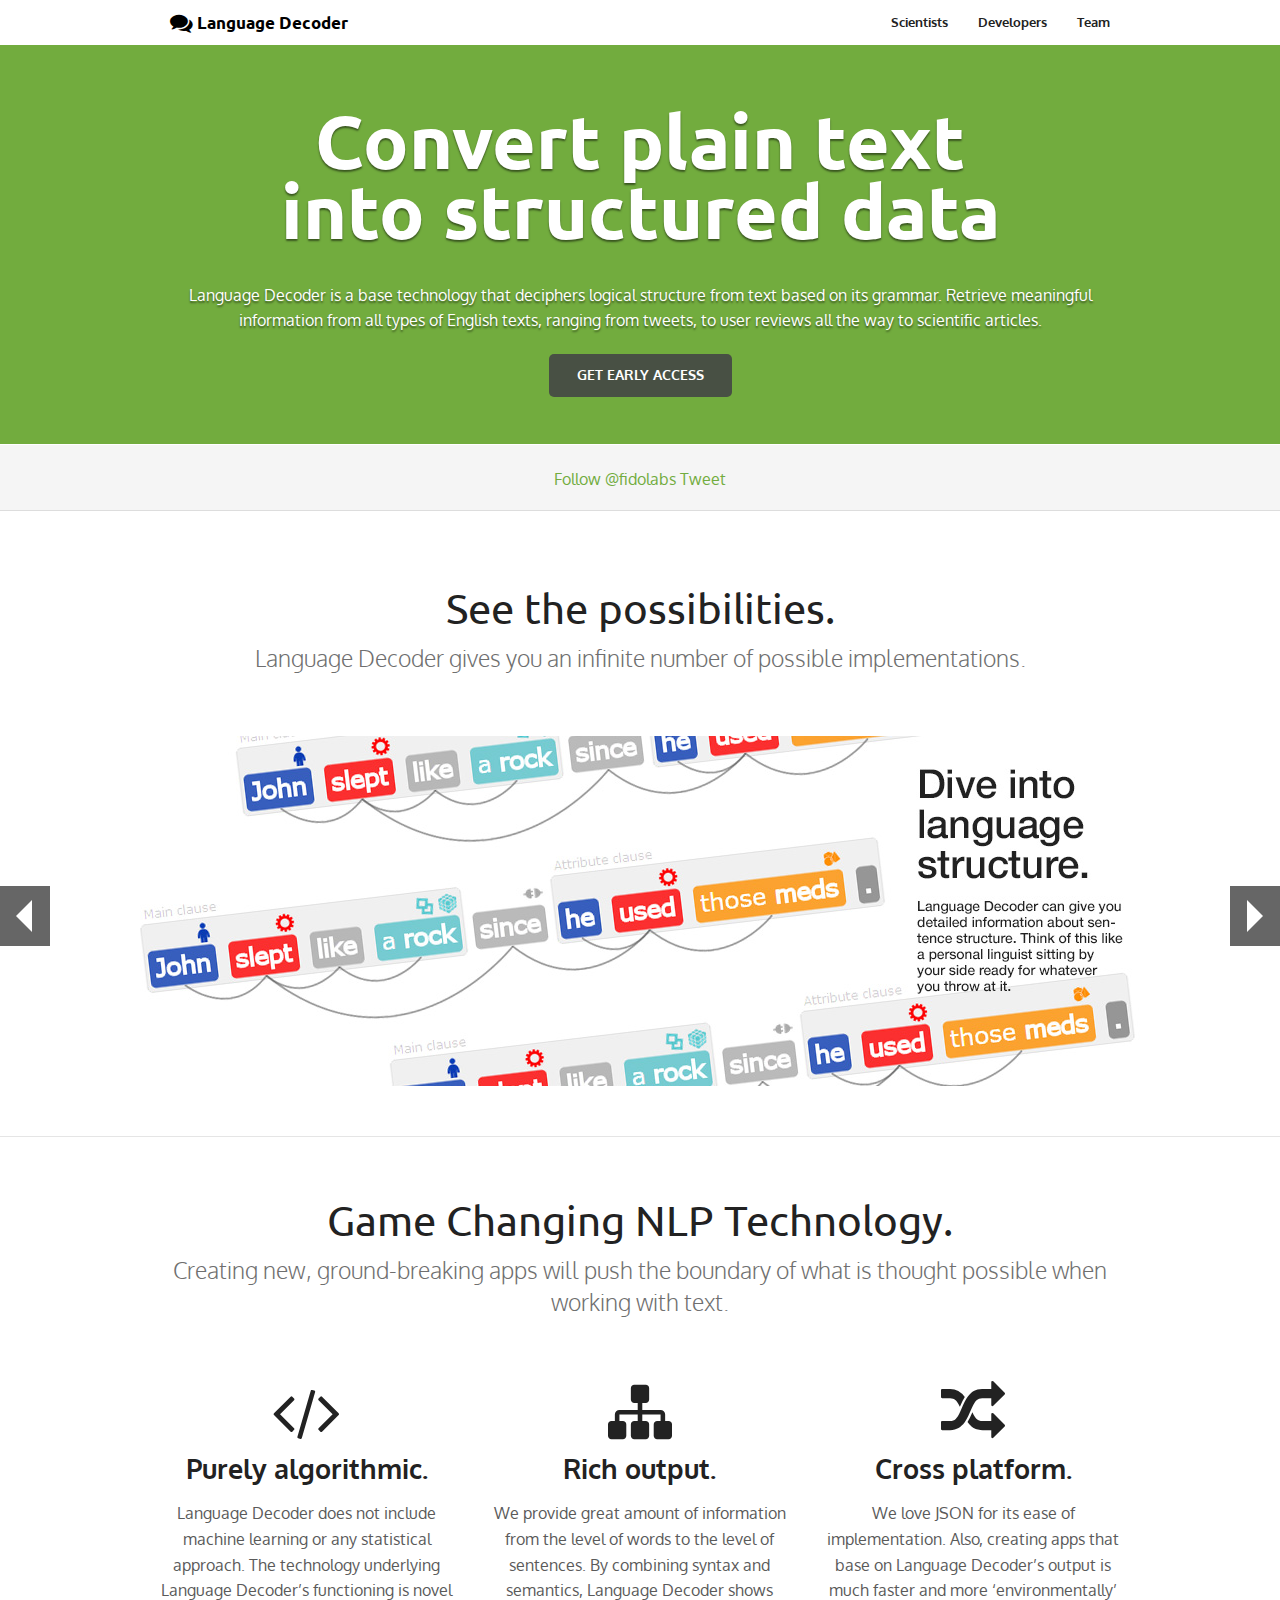
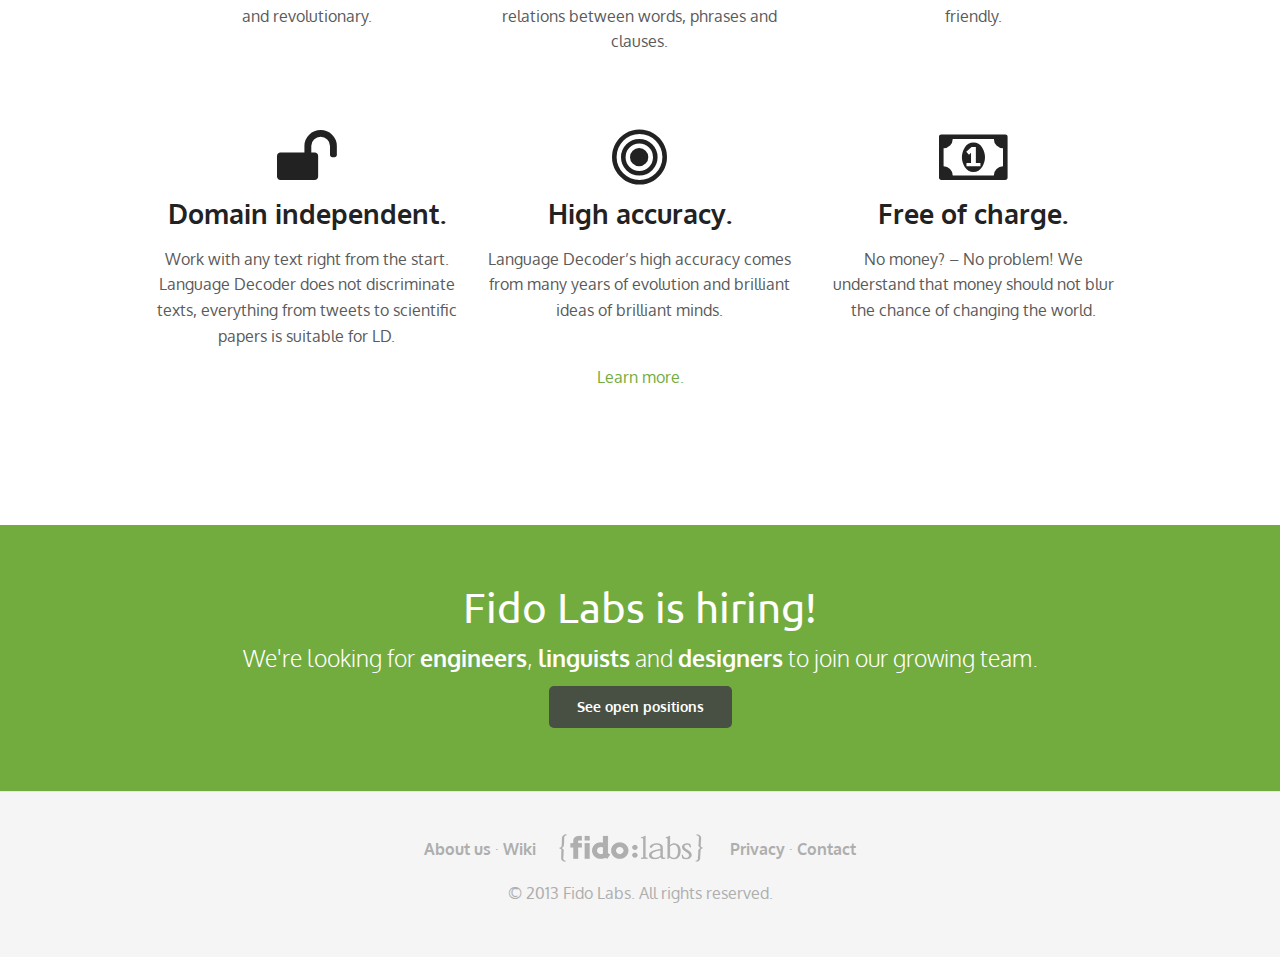
<file: basic.html>
<!DOCTYPE html>
<!--[if lt IE 7]>      <html class="no-js lt-ie9 lt-ie8 lt-ie7"> <![endif]-->
<!--[if IE 7]>         <html class="no-js lt-ie9 lt-ie8"> <![endif]-->
<!--[if IE 8]>         <html class="no-js lt-ie9"> <![endif]-->
<!--[if gt IE 8]><!--> 
<html class="no-js"> 
  <!--<![endif]-->
    <head>
      <meta charset="utf-8">
      <meta http-equiv="X-UA-Compatible" content="IE=edge,chrome=1">
      <meta name="description" content="Language Decoder - Game changing natural language processing technology.">
      <meta name="viewport" content="width=device-width">
      <title>Language Decoder</title>
      <link rel="stylesheet" href="css/foundation.css">
      <link rel="stylesheet" href="css/style-basic.css">
      <link rel="stylesheet" href="font-awesome/css/font-awesome.css">
<!--       <link href='http://fonts.googleapis.com/css?family=Abel|Open+Sans:400,600' rel='stylesheet'> -->
      <link href='http://fonts.googleapis.com/css?family=Oxygen:400,700' rel='stylesheet' type='text/css'>
      <link href='http://fonts.googleapis.com/css?family=Ubuntu:300,400,700' rel='stylesheet' type='text/css'>
      <script src="js/vendor/custom.modernizr.js"></script>
    </head>
    <body>
    <!--[if lt IE 8]>
      <p class="chromeframe">You are using an <strong>outdated</strong> browser. Please <a href="http://browsehappy.com/">upgrade your browser</a> or <a href="http://www.google.com/chromeframe/?redirect=true">activate Google Chrome Frame</a> to improve your experience.</p>
    <![endif]-->

      <!-- Navigation -->
<!--       <div class="fixed">
        <div class="navigation-pane"> -->
          <div class="row">
            <div class="large-12 columns">
              <nav class="top-bar">
                <ul class="title-area">
                  <!-- Title Area -->
                  <li class="name">
                    <h1>
                      <a href="#">
                        <i class="icon-comments icon-large"></i> Language Decoder
                      </a>
                    </h1>
                  </li>
                  <!-- Menu button for lower resolutions -->
                  <li class="toggle-topbar menu-icon"><a href="#"><span></span></a></li>
                </ul>
                <section class="top-bar-section">
                  <!-- Right Nav Section -->
                  <ul class="right">
                    <li>
                      <a href="basic-scientists.html">Scientists</a>
                    </li>
                    <li>
                      <a href="basic-developers.html">Developers</a>
                    </li>
                    <li>
                      <a href="basic-team.html">Team</a>
                    </li>
                  </ul>
                </section>
              </nav>
            </div>
          </div>
<!--         </div>
      </div> -->
      <!-- Marketing section -->
      <div class="marketing">
        <div class="row">
          <div class="large-12 columns">
            <h1>Convert plain text</br>into structured data</h1>
            <p>Language Decoder is a base technology that deciphers logical structure from text based on its grammar. Retrieve meaningful information from all types of English texts, ranging from tweets, to user reviews all the way to scientific articles.</p>
          </div>
        </div>
        <div>
          <div class="row">
            <div class="small-12 small-centered columns text-center">
              <input class="large button" type="submit" data-reveal-id="get-access" value="GET EARLY ACCESS">
            </div>
          </div>
        </div>
      </div>

      <!-- Social buttons -->
      <div class="social">
        <div class="row">
          <ul class="social-list">
            <li>
              <div class="fb-like" data-href="http://www.facebook.com/fido.intelligence.eng" data-send="false" data-layout="button_count" data-width="450" data-show-faces="true" data-font="arial"></div>
            </li>
            <li>
              <a href="https://twitter.com/fidolabs" class="twitter-follow-button" data-show-count="false">Follow @fidolabs</a>
              <script>
                !function(d,s,id){var js,fjs=d.getElementsByTagName(s)[0],p=/^http:/.test(d.location)?'http':'https';if(!d.getElementById(id)){js=d.createElement(s);js.id=id;js.src=p+'://platform.twitter.com/widgets.js';fjs.parentNode.insertBefore(js,fjs);}}(document, 'script', 'twitter-wjs');
              </script>
            </li>
            <li>
              <a href="https://twitter.com/share" class="twitter-share-button" data-hashtags="languagedecoder">
                Tweet
              </a>
              <script>
                !function(d,s,id){var js,fjs=d.getElementsByTagName(s)[0],p=/^http:/.test(d.location)?'http':'https';if(!d.getElementById(id)){js=d.createElement(s);js.id=id;js.src=p+'://platform.twitter.com/widgets.js';fjs.parentNode.insertBefore(js,fjs);}}(document, 'script', 'twitter-wjs');
              </script>
            </li>

            <li>
              <div class="g-plusone" data-size="medium" data-annotation="none"></div>
            </li>
<!--             <li>
              <iframe src="http://ghbtns.com/github-btn.html?user=fidolabs&amp;type=follow&amp;count=true"
                allowtransparency="true" frameborder="0" scrolling="0" width="150" height="20"></iframe>
            </li>
            <li>
              <iframe src="http://ghbtns.com/github-btn.html?user=fidolabs&amp;repo=api&amp;type=fork&amp;count=true"
                allowtransparency="true" frameborder="0" scrolling="0" width="95" height="20"></iframe>
            </li> -->
          </ul>
        </div>
      </div>

      <!-- Samples slider -->
      <div class="samples-container">
        <div class="row samples">
          <h1>See the possibilities.</h1>
          <h4 class="subheader">Language Decoder gives you an infinite number of possible implementations.</h4>
        </div>
        <div class="slideshow-wrapper">
          <ul data-orbit>
            <li>
              <img alt="" src="img/slide1.jpg" />
            </li>
            <li>
              <img alt="" src="img/slide2.jpg" />
            </li>
            <li>
              <img alt="" src="img/slide3.jpg" />
            </li>
          </ul>
        </div>
      </div>


      <!-- Benefits -->
      <div class="benefits-container">
        <div class="row benefits">
          <h1>
          Game Changing NLP Technology.</h1>
          <h4 class="subheader">Creating new, ground-breaking apps will push the boundary of what is thought possible when working with text.</h4>
        </div>
        <div class="row benefits-perticular">
          <div class="large-4 columns">
            <i class="icon-code icon-4x"></i>
            <div>
              <h3>Purely algorithmic.</h3>
              <p>Language Decoder does not include machine learning or any statistical approach. The technology underlying Language Decoder’s functioning is novel and revolutionary.</p>
            </div>
          </div>
          <div class="large-4 columns">
            <i class="icon-sitemap icon-4x"></i>
            <div>
              <h3>Rich output.</h3>
              <p>We provide great amount of information from the level of words to the level of sentences. By combining syntax and semantics, Language Decoder shows relations between words, phrases and clauses.</p>
            </div>
          </div>
          <div class="large-4 columns">
            <i class="icon-random icon-4x"></i>
            <div>
              <h3>Cross platform.</h3>
              <p>We love JSON for its ease of implementation. Also, creating apps that base on Language Decoder’s output is much faster and more ‘environmentally’ friendly.</p>
            </div>
          </div>
        </div>
        <div class="row benefits-perticular">
          <div class="large-4 columns">
            <i class="icon-unlock icon-4x"></i>
            <div>
              <h3>Domain independent.</h3>
              <p>Work with any text right from the start. Language Decoder does not discriminate texts, everything from tweets to scientific papers is suitable for LD.</p>
            </div>
          </div>
          <div class="large-4 columns">
            <i class="icon-bullseye icon-4x"></i>
            <div>
              <h3>High accuracy.</h3>
              <p>Language Decoder’s high accuracy comes from many years of evolution and brilliant ideas of brilliant minds.</p>
            </div>
          </div>
          <div class="large-4 columns">
            <i class="icon-money icon-4x"></i>
            <div>
              <h3>Free of charge.</h3>
              <p>No money? – No problem! We understand that money should not blur the chance of changing the world.</p>
            </div>
          </div>
        </div>
        <div class="row"><a href="start.html">Learn more.</a></div>
      </div>


      <!-- Hiring -->
      <div class="hiring">
        <div class="row hiring-content">
          <h1>Fido Labs is hiring!</h1>
          <h4 class="subheader">We're looking for <b>engineers</b>, <b>linguists</b> and <b>designers</b> to join our growing team.</h4>
          <div>
          <div class="row">
            <div class="small-12 small-centered columns text-center">
              <input class="large button" type="submit" data-reveal-id="#" value="See open positions">
            </div>
          </div>
        </div>
        </div>
      </div>

      <!-- Footer -->
      <div class="footer">
        <div class="row footer-content">
          <p class="footer-links">
            <a href="#">About us</a> · 
            <a href="#">Wiki</a><img class="footer-logo" alt="" src="img/fidolabs-logo.png">
            <a href="#">Privacy</a> · 
            <a href="#">Contact</a>
          </p>
          <p class="footer-disclaimer">© 2013 Fido Labs. All rights reserved.</p>
        </div>
      </div>




      <!-- Modal -->

      <div id="get-access" class="reveal-modal small">
        <div class="row collapse">
          <div class="large-12 columns">
            <h1><i class="icon-cogs icon-3x"></i></h1>
            <h1>We're working on it!</h1>
            <p>Lorem ipsum dolor sit amet, consectetur adipiscing elit. Aliquam fermentum eros et felis iaculis gravida. Ut eleifend cursus leo.</p>
            <p>Something here...</p>
            <h5>Leave us your email</h5>
          </div>
        </div>
        
        <form data-abide>
<!--           <div class="row">
            <div class="large-12 columns">
              <input type="email" required placeholder="Email">
              <small class="error">Proper email address is required.</small>
            </div>
          </div> -->
          <div class="row collapse">
            <div class="small-1 large-1 columns">
              <span class="prefix">@</span> <!-- <i class="icon-envelope"></i> -->
            </div>
            <div class="small-9 large-9 columns">
              <input type="email" required placeholder="Enter your email here">
              <small class="error">Proper email address is required.</small>
            </div>
            <div class="small-2 large-2 columns">
              <a href="#" class="button prefix">Submit</a>
            </div>
          </div>
        </form>
      </div>


      <!-- Final scripts -->
      <div id="fb-root"></div>
      <script>(function(d, s, id) {
                var js, fjs = d.getElementsByTagName(s)[0];
                if (d.getElementById(id)) return;
                js = d.createElement(s); js.id = id;
                js.src = "//connect.facebook.net/pl_PL/all.js#xfbml=1&appId=264352513616387";
                fjs.parentNode.insertBefore(js, fjs);
              }(document, 'script', 'facebook-jssdk'));
      </script>

      <script>
        document.write('<script src=' +
        ('__proto__' in {} ? 'js/vendor/zepto' : 'js/vendor/jquery') +
        '.js><\/script>')
      </script>

      <script src="js/foundation.min.js"></script>

      <script>
        $(document).foundation();
      </script>

      <script>
          var _gaq=[['_setAccount','UA-XXXXX-X'],['_trackPageview']];
          (function(d,t){var g=d.createElement(t),s=d.getElementsByTagName(t)[0];
          g.src='//www.google-analytics.com/ga.js';
          s.parentNode.insertBefore(g,s)}(document,'script'));
      </script>

      <script type="text/javascript" src="https://apis.google.com/js/plusone.js"></script>

    </body>
  </html>
</file>
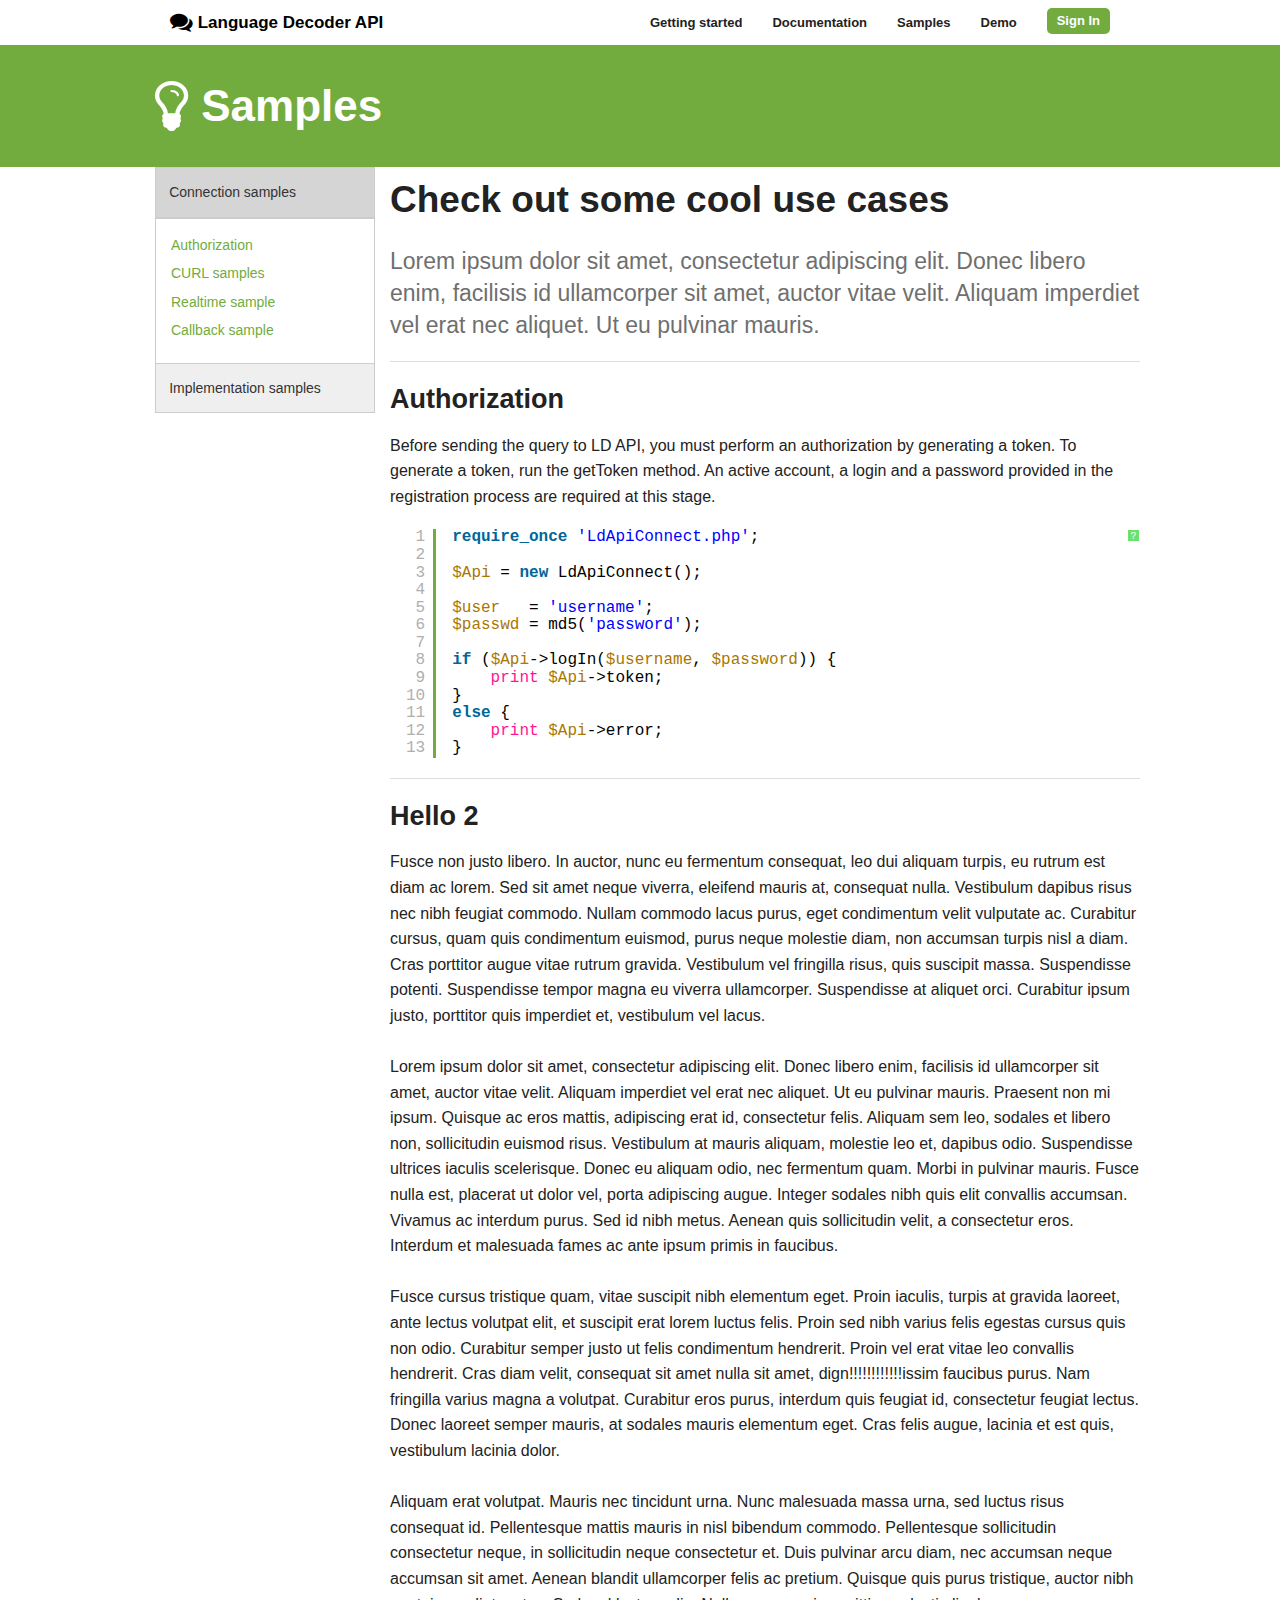
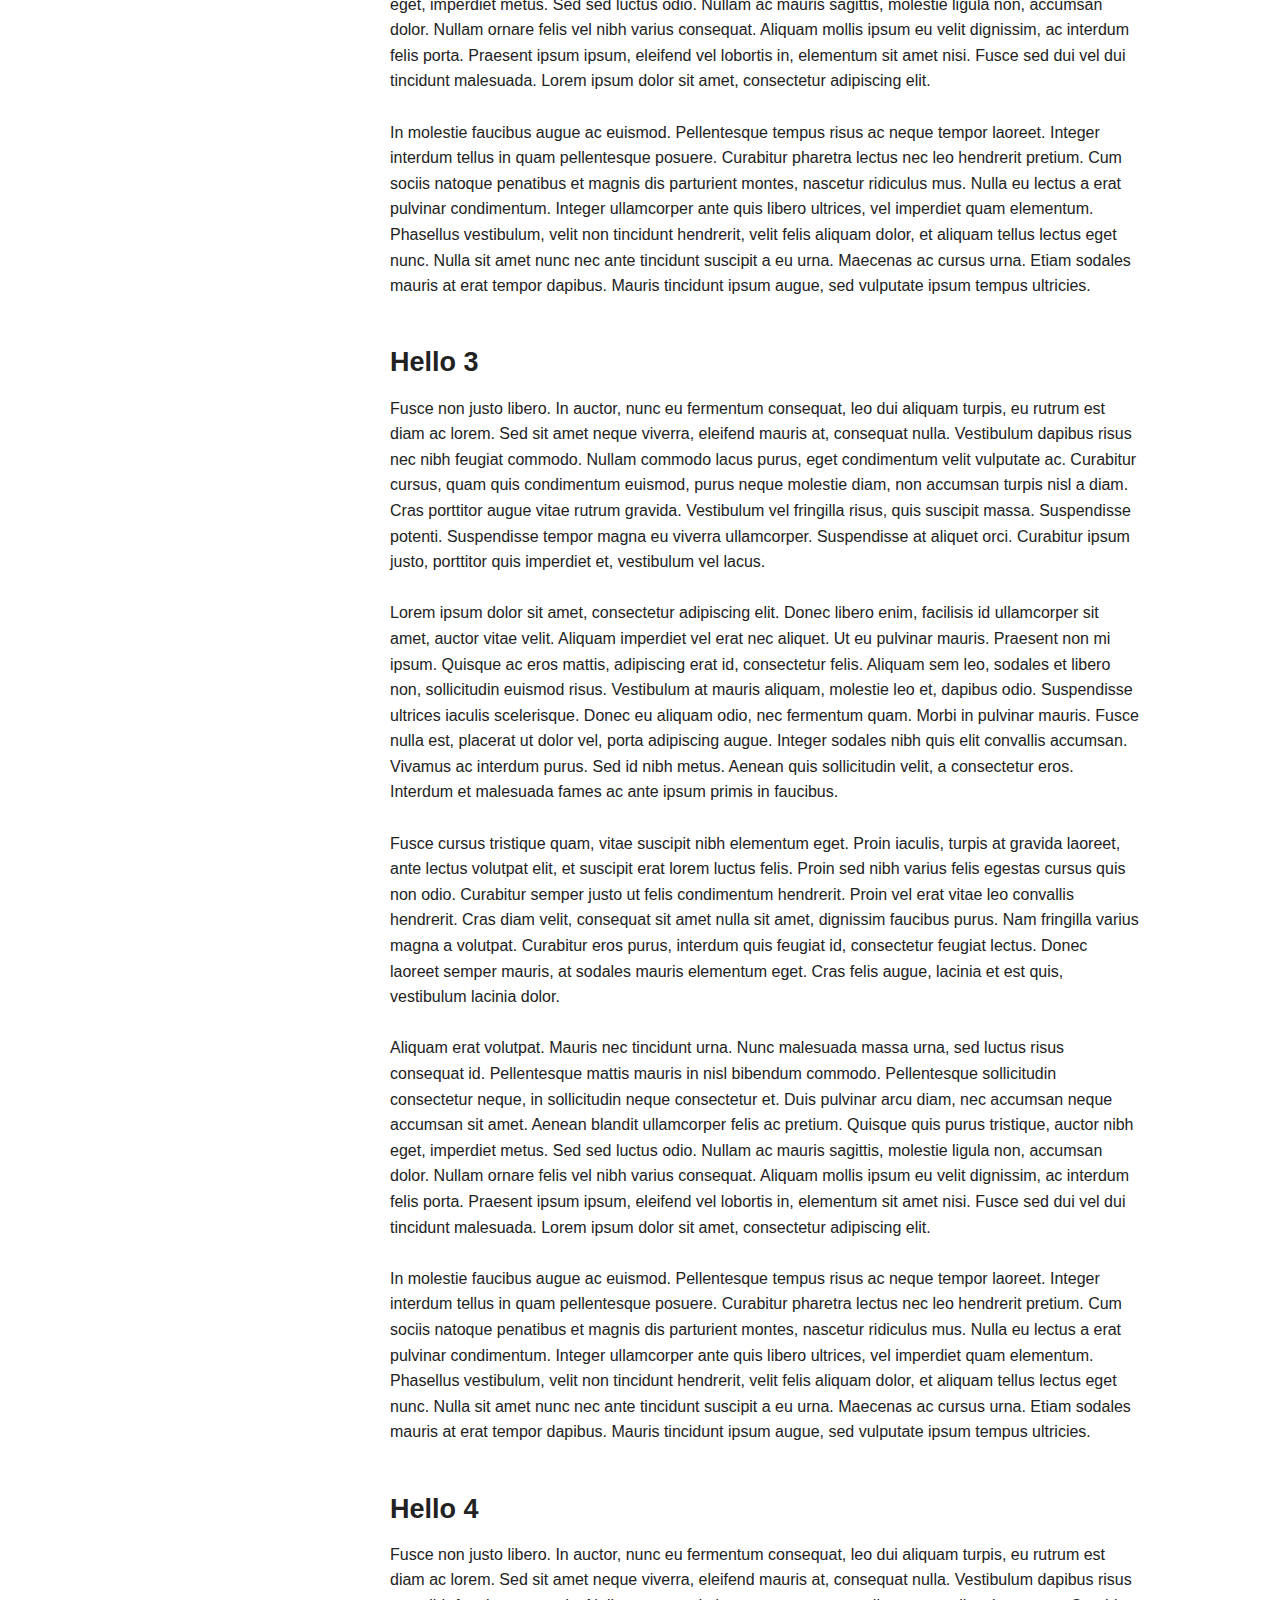
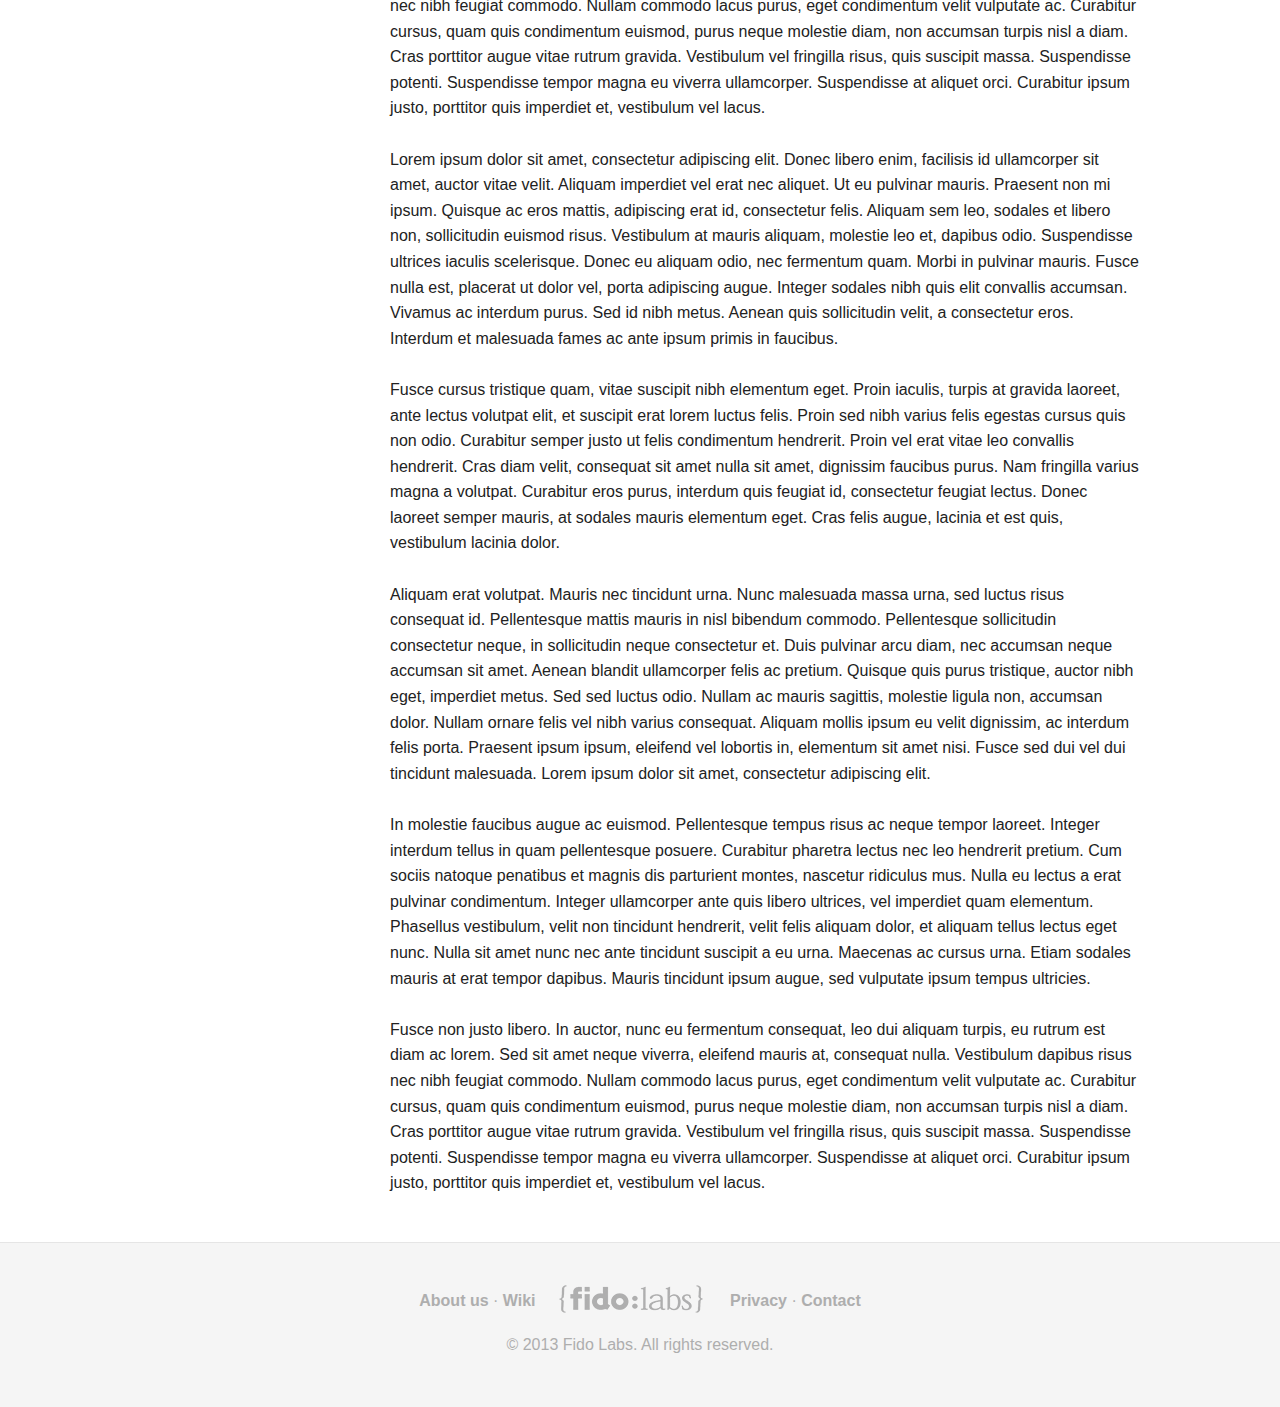
<file: cases.html>
<!DOCTYPE html>
<!--[if lt IE 7]>      <html class="no-js lt-ie9 lt-ie8 lt-ie7"> <![endif]-->
<!--[if IE 7]>         <html class="no-js lt-ie9 lt-ie8"> <![endif]-->
<!--[if IE 8]>         <html class="no-js lt-ie9"> <![endif]-->
<!--[if gt IE 8]><!--> 
<html class="no-js"> 
  <!--<![endif]-->
    <head>
      <meta charset="utf-8">
      <meta http-equiv="X-UA-Compatible" content="IE=edge,chrome=1">
      <meta name="description" content="Language Decoder - Game changing natural language processing technology.">
      <meta name="viewport" content="width=device-width">
      <title>Language Decoder API</title>
      <link rel="stylesheet" href="css/foundation.css">
      <link rel="stylesheet" href="css/style.css">
      <link rel="stylesheet" href="font-awesome/css/font-awesome.css">
      <link rel="stylesheet" href="css/shCore.css"/>
      <link rel="stylesheet" href="css/shThemeDefault.css"/>

      <script src="js/vendor/custom.modernizr.js"></script>
      <script src="js/shCore.js"></script>
      <script src="js/shBrushPhp.js"></script>
      
    </head>
    <body>
    <!--[if lt IE 8]>
      <p class="chromeframe">You are using an <strong>outdated</strong> browser. Please <a href="http://browsehappy.com/">upgrade your browser</a> or <a href="http://www.google.com/chromeframe/?redirect=true">activate Google Chrome Frame</a> to improve your experience.</p>
    <![endif]-->

      <!-- Navigation -->
      <div class="fixed">
        <div class="navigation-pane">
          <div class="row">
            <div class="large-12 columns">
              <nav class="top-bar">
                <ul class="title-area">
                  <!-- Title Area -->
                  <li class="name">
                    <h1>
                      <a href="./">
                        <i class="icon-comments icon-large"></i> Language Decoder API
                      </a>
                    </h1>
                  </li>
                  <!-- Menu button for lower resolutions -->
                  <li class="toggle-topbar menu-icon"><a href="#"><span></span></a></li>
                </ul>
                <section class="top-bar-section">
                  <!-- Right Nav Section -->
                  <ul class="right">
                    <li>
                      <a href="start.html">Getting started</a>
                    </li>
                    <li>
                      <a href="docs.html">Documentation</a>
                    </li>
                    <li>
                      <a href="cases.html">Samples</a>
                    </li>
                    <li>
                      <a href="demo.html">Demo</a>
                    </li>
                    <li class="has-form">
                      <a class="button" href="#" data-dropdown="drop">Sign In</a>
                      <!-- Dropdown -->
                      <div index id="drop" class="f-dropdown content" data-dropdown-content style="z-index: 999;">
                        <div class="large-12 columns">
                          <h4>Sign in</h4>
                        </div>
                        <form data-abide>
                          <div class="row sign-in">
                            <div class="large-12 columns">
                              <label>Email:</label>
                             < input type="email" required placeholder="Email">
                              <small class="error">Proper email address is required.</small>
                            </div>
                          </div>
                          <div class="row sign-in">
                            <div class="large-12 columns">
                              <label>Password:</label>
                              <input type="password" required placeholder="Password">
                              <small class="error">Enter your password.</small>
                            </div>
                          </div>
                          <div class="row sign-in">
                            <div class="large-12 columns">
                              <input class="large button expand" type="submit" value="Sign In">
                            </div>
                          </div>
                        </form>
                      </div>
                    </li>
                  </ul>
                </section>
              </nav>
            </div>
          </div>
        </div>
      </div>

      <!-- Content -->
      <div class="content-header">
        <div class="row">
          <div class="large-12 columns">
            <h1 class="header"><i class="icon-lightbulb icon-large"></i> Samples</h1>
          </div>
        </div>
      </div>
      <div class="row">
        <div class="large-3 columns">
          <div class="section-container accordion" data-section="accordion">
            <section>
              <p class="title" data-section-title>
                <a href="#">Connection samples</a>
              </p>
              <div class="content" data-section-content>
                <ul class="side-nav">
                  <li><a href="#">Authorization</a></li>
                  <li><a href="#">CURL samples</a></li>
                  <li><a href="#">Realtime sample</a></li>
                  <li><a href="#">Callback sample</a></li>
                </ul>
              </div>
            </section>
            <section>
              <p class="title">
                <a href="#">Implementation samples</a>
              </p>
              <div class="content">
                <ul class="side-nav">
                  <li><a href="#">Opinion extraction</a></li>
                  <li><a href="#">Text summarization</a></li>
                  <li><a href="#">Text to table</a></li>
                </ul>
              </div>
            </section>
          </div>
        </div>
        <div class="large-9 columns">
          <div class="row docs-content">
            <h2>Check out some cool use cases</h2>
            <h4>Lorem ipsum dolor sit amet, consectetur adipiscing elit. Donec libero enim, facilisis id ullamcorper sit amet, auctor vitae velit. Aliquam imperdiet vel erat nec aliquet. Ut eu pulvinar mauris.</h4>
            <hr>
            <h3 data-magellan-destination="link1">Authorization</h3>
            <p>
              Before sending the query to LD API, you must perform an authorization by generating a token. To generate a token, run the getToken method. An active account, a login and a password provided in the registration process are required at this stage.
            </p>
            <pre  class="brush: php">
              require_once 'LdApiConnect.php';

              $Api = new LdApiConnect();

              $user   = 'username';
              $passwd = md5('password');

              if ($Api->logIn($username, $password)) {
                  print $Api->token;
              }
              else {
                  print $Api->error;
              }
            </pre>
            <hr>
            <h3 data-magellan-destination="link2">Hello 2</h3>
            <p>
              Fusce non justo libero. In auctor, nunc eu fermentum consequat, leo dui aliquam turpis, eu rutrum est diam ac lorem. Sed sit amet neque viverra, eleifend mauris at, consequat nulla. Vestibulum dapibus risus nec nibh feugiat commodo. Nullam commodo lacus purus, eget condimentum velit vulputate ac. Curabitur cursus, quam quis condimentum euismod, purus neque molestie diam, non accumsan turpis nisl a diam. Cras porttitor augue vitae rutrum gravida. Vestibulum vel fringilla risus, quis suscipit massa. Suspendisse potenti. Suspendisse tempor magna eu viverra ullamcorper. Suspendisse at aliquet orci. Curabitur ipsum justo, porttitor quis imperdiet et, vestibulum vel lacus.<br/><br/>Lorem ipsum dolor sit amet, consectetur adipiscing elit. Donec libero enim, facilisis id ullamcorper sit amet, auctor vitae velit. Aliquam imperdiet vel erat nec aliquet. Ut eu pulvinar mauris. Praesent non mi ipsum. Quisque ac eros mattis, adipiscing erat id, consectetur felis. Aliquam sem leo, sodales et libero non, sollicitudin euismod risus. Vestibulum at mauris aliquam, molestie leo et, dapibus odio. Suspendisse ultrices iaculis scelerisque. Donec eu aliquam odio, nec fermentum quam. Morbi in pulvinar mauris. Fusce nulla est, placerat ut dolor vel, porta adipiscing augue. Integer sodales nibh quis elit convallis accumsan. Vivamus ac interdum purus. Sed id nibh metus. Aenean quis sollicitudin velit, a consectetur eros. Interdum et malesuada fames ac ante ipsum primis in faucibus.
              <br/><br/>
              Fusce cursus tristique quam, vitae suscipit nibh elementum eget. Proin iaculis, turpis at gravida laoreet, ante lectus volutpat elit, et suscipit erat lorem luctus felis. Proin sed nibh varius felis egestas cursus quis non odio. Curabitur semper justo ut felis condimentum hendrerit. Proin vel erat vitae leo convallis hendrerit. Cras diam velit, consequat sit amet nulla sit amet, dign!!!!!!!!!!!!issim faucibus purus. Nam fringilla varius magna a volutpat. Curabitur eros purus, interdum quis feugiat id, consectetur feugiat lectus. Donec laoreet semper mauris, at sodales mauris elementum eget. Cras felis augue, lacinia et est quis, vestibulum lacinia dolor.
              <br/><br/>
              Aliquam erat volutpat. Mauris nec tincidunt urna. Nunc malesuada massa urna, sed luctus risus consequat id. Pellentesque mattis mauris in nisl bibendum commodo. Pellentesque sollicitudin consectetur neque, in sollicitudin neque consectetur et. Duis pulvinar arcu diam, nec accumsan neque accumsan sit amet. Aenean blandit ullamcorper felis ac pretium. Quisque quis purus tristique, auctor nibh eget, imperdiet metus. Sed sed luctus odio. Nullam ac mauris sagittis, molestie ligula non, accumsan dolor. Nullam ornare felis vel nibh varius consequat. Aliquam mollis ipsum eu velit dignissim, ac interdum felis porta. Praesent ipsum ipsum, eleifend vel lobortis in, elementum sit amet nisi. Fusce sed dui vel dui tincidunt malesuada. Lorem ipsum dolor sit amet, consectetur adipiscing elit.
              <br/><br/>
              In molestie faucibus augue ac euismod. Pellentesque tempus risus ac neque tempor laoreet. Integer interdum tellus in quam pellentesque posuere. Curabitur pharetra lectus nec leo hendrerit pretium. Cum sociis natoque penatibus et magnis dis parturient montes, nascetur ridiculus mus. Nulla eu lectus a erat pulvinar condimentum. Integer ullamcorper ante quis libero ultrices, vel imperdiet quam elementum. Phasellus vestibulum, velit non tincidunt hendrerit, velit felis aliquam dolor, et aliquam tellus lectus eget nunc. Nulla sit amet nunc nec ante tincidunt suscipit a eu urna. Maecenas ac cursus urna. Etiam sodales mauris at erat tempor dapibus. Mauris tincidunt ipsum augue, sed vulputate ipsum tempus ultricies.
              <br/><br/>
            </p>
            <h3 data-magellan-destination="link3">Hello 3</h3>
            <p>
              Fusce non justo libero. In auctor, nunc eu fermentum consequat, leo dui aliquam turpis, eu rutrum est diam ac lorem. Sed sit amet neque viverra, eleifend mauris at, consequat nulla. Vestibulum dapibus risus nec nibh feugiat commodo. Nullam commodo lacus purus, eget condimentum velit vulputate ac. Curabitur cursus, quam quis condimentum euismod, purus neque molestie diam, non accumsan turpis nisl a diam. Cras porttitor augue vitae rutrum gravida. Vestibulum vel fringilla risus, quis suscipit massa. Suspendisse potenti. Suspendisse tempor magna eu viverra ullamcorper. Suspendisse at aliquet orci. Curabitur ipsum justo, porttitor quis imperdiet et, vestibulum vel lacus.<br/><br/>Lorem ipsum dolor sit amet, consectetur adipiscing elit. Donec libero enim, facilisis id ullamcorper sit amet, auctor vitae velit. Aliquam imperdiet vel erat nec aliquet. Ut eu pulvinar mauris. Praesent non mi ipsum. Quisque ac eros mattis, adipiscing erat id, consectetur felis. Aliquam sem leo, sodales et libero non, sollicitudin euismod risus. Vestibulum at mauris aliquam, molestie leo et, dapibus odio. Suspendisse ultrices iaculis scelerisque. Donec eu aliquam odio, nec fermentum quam. Morbi in pulvinar mauris. Fusce nulla est, placerat ut dolor vel, porta adipiscing augue. Integer sodales nibh quis elit convallis accumsan. Vivamus ac interdum purus. Sed id nibh metus. Aenean quis sollicitudin velit, a consectetur eros. Interdum et malesuada fames ac ante ipsum primis in faucibus.
              <br/><br/>
              Fusce cursus tristique quam, vitae suscipit nibh elementum eget. Proin iaculis, turpis at gravida laoreet, ante lectus volutpat elit, et suscipit erat lorem luctus felis. Proin sed nibh varius felis egestas cursus quis non odio. Curabitur semper justo ut felis condimentum hendrerit. Proin vel erat vitae leo convallis hendrerit. Cras diam velit, consequat sit amet nulla sit amet, dignissim faucibus purus. Nam fringilla varius magna a volutpat. Curabitur eros purus, interdum quis feugiat id, consectetur feugiat lectus. Donec laoreet semper mauris, at sodales mauris elementum eget. Cras felis augue, lacinia et est quis, vestibulum lacinia dolor.
              <br/><br/>
              Aliquam erat volutpat. Mauris nec tincidunt urna. Nunc malesuada massa urna, sed luctus risus consequat id. Pellentesque mattis mauris in nisl bibendum commodo. Pellentesque sollicitudin consectetur neque, in sollicitudin neque consectetur et. Duis pulvinar arcu diam, nec accumsan neque accumsan sit amet. Aenean blandit ullamcorper felis ac pretium. Quisque quis purus tristique, auctor nibh eget, imperdiet metus. Sed sed luctus odio. Nullam ac mauris sagittis, molestie ligula non, accumsan dolor. Nullam ornare felis vel nibh varius consequat. Aliquam mollis ipsum eu velit dignissim, ac interdum felis porta. Praesent ipsum ipsum, eleifend vel lobortis in, elementum sit amet nisi. Fusce sed dui vel dui tincidunt malesuada. Lorem ipsum dolor sit amet, consectetur adipiscing elit.
              <br/><br/>
              In molestie faucibus augue ac euismod. Pellentesque tempus risus ac neque tempor laoreet. Integer interdum tellus in quam pellentesque posuere. Curabitur pharetra lectus nec leo hendrerit pretium. Cum sociis natoque penatibus et magnis dis parturient montes, nascetur ridiculus mus. Nulla eu lectus a erat pulvinar condimentum. Integer ullamcorper ante quis libero ultrices, vel imperdiet quam elementum. Phasellus vestibulum, velit non tincidunt hendrerit, velit felis aliquam dolor, et aliquam tellus lectus eget nunc. Nulla sit amet nunc nec ante tincidunt suscipit a eu urna. Maecenas ac cursus urna. Etiam sodales mauris at erat tempor dapibus. Mauris tincidunt ipsum augue, sed vulputate ipsum tempus ultricies.
              <br/><br/>
            </p>
            <h3 data-magellan-destination="link4">Hello 4</h3>
            <p>
              Fusce non justo libero. In auctor, nunc eu fermentum consequat, leo dui aliquam turpis, eu rutrum est diam ac lorem. Sed sit amet neque viverra, eleifend mauris at, consequat nulla. Vestibulum dapibus risus nec nibh feugiat commodo. Nullam commodo lacus purus, eget condimentum velit vulputate ac. Curabitur cursus, quam quis condimentum euismod, purus neque molestie diam, non accumsan turpis nisl a diam. Cras porttitor augue vitae rutrum gravida. Vestibulum vel fringilla risus, quis suscipit massa. Suspendisse potenti. Suspendisse tempor magna eu viverra ullamcorper. Suspendisse at aliquet orci. Curabitur ipsum justo, porttitor quis imperdiet et, vestibulum vel lacus.<br/><br/>Lorem ipsum dolor sit amet, consectetur adipiscing elit. Donec libero enim, facilisis id ullamcorper sit amet, auctor vitae velit. Aliquam imperdiet vel erat nec aliquet. Ut eu pulvinar mauris. Praesent non mi ipsum. Quisque ac eros mattis, adipiscing erat id, consectetur felis. Aliquam sem leo, sodales et libero non, sollicitudin euismod risus. Vestibulum at mauris aliquam, molestie leo et, dapibus odio. Suspendisse ultrices iaculis scelerisque. Donec eu aliquam odio, nec fermentum quam. Morbi in pulvinar mauris. Fusce nulla est, placerat ut dolor vel, porta adipiscing augue. Integer sodales nibh quis elit convallis accumsan. Vivamus ac interdum purus. Sed id nibh metus. Aenean quis sollicitudin velit, a consectetur eros. Interdum et malesuada fames ac ante ipsum primis in faucibus.
              <br/><br/>
              Fusce cursus tristique quam, vitae suscipit nibh elementum eget. Proin iaculis, turpis at gravida laoreet, ante lectus volutpat elit, et suscipit erat lorem luctus felis. Proin sed nibh varius felis egestas cursus quis non odio. Curabitur semper justo ut felis condimentum hendrerit. Proin vel erat vitae leo convallis hendrerit. Cras diam velit, consequat sit amet nulla sit amet, dignissim faucibus purus. Nam fringilla varius magna a volutpat. Curabitur eros purus, interdum quis feugiat id, consectetur feugiat lectus. Donec laoreet semper mauris, at sodales mauris elementum eget. Cras felis augue, lacinia et est quis, vestibulum lacinia dolor.
              <br/><br/>
              Aliquam erat volutpat. Mauris nec tincidunt urna. Nunc malesuada massa urna, sed luctus risus consequat id. Pellentesque mattis mauris in nisl bibendum commodo. Pellentesque sollicitudin consectetur neque, in sollicitudin neque consectetur et. Duis pulvinar arcu diam, nec accumsan neque accumsan sit amet. Aenean blandit ullamcorper felis ac pretium. Quisque quis purus tristique, auctor nibh eget, imperdiet metus. Sed sed luctus odio. Nullam ac mauris sagittis, molestie ligula non, accumsan dolor. Nullam ornare felis vel nibh varius consequat. Aliquam mollis ipsum eu velit dignissim, ac interdum felis porta. Praesent ipsum ipsum, eleifend vel lobortis in, elementum sit amet nisi. Fusce sed dui vel dui tincidunt malesuada. Lorem ipsum dolor sit amet, consectetur adipiscing elit.
              <br/><br/>
              In molestie faucibus augue ac euismod. Pellentesque tempus risus ac neque tempor laoreet. Integer interdum tellus in quam pellentesque posuere. Curabitur pharetra lectus nec leo hendrerit pretium. Cum sociis natoque penatibus et magnis dis parturient montes, nascetur ridiculus mus. Nulla eu lectus a erat pulvinar condimentum. Integer ullamcorper ante quis libero ultrices, vel imperdiet quam elementum. Phasellus vestibulum, velit non tincidunt hendrerit, velit felis aliquam dolor, et aliquam tellus lectus eget nunc. Nulla sit amet nunc nec ante tincidunt suscipit a eu urna. Maecenas ac cursus urna. Etiam sodales mauris at erat tempor dapibus. Mauris tincidunt ipsum augue, sed vulputate ipsum tempus ultricies.
              <br/><br/>
              Fusce non justo libero. In auctor, nunc eu fermentum consequat, leo dui aliquam turpis, eu rutrum est diam ac lorem. Sed sit amet neque viverra, eleifend mauris at, consequat nulla. Vestibulum dapibus risus nec nibh feugiat commodo. Nullam commodo lacus purus, eget condimentum velit vulputate ac. Curabitur cursus, quam quis condimentum euismod, purus neque molestie diam, non accumsan turpis nisl a diam. Cras porttitor augue vitae rutrum gravida. Vestibulum vel fringilla risus, quis suscipit massa. Suspendisse potenti. Suspendisse tempor magna eu viverra ullamcorper. Suspendisse at aliquet orci. Curabitur ipsum justo, porttitor quis imperdiet et, vestibulum vel lacus.<br/><br/>
            </p>
          </div>
        </div>
      </div>
      <!-- Footer -->
      <div class="footer">
        <div class="row footer-content">
          <p class="footer-links">
            <a href="#">About us</a> · 
            <a href="#">Wiki</a><img class="footer-logo" alt="" src="img/fidolabs-logo.png">
            <a href="#">Privacy</a> · 
            <a href="#">Contact</a>
          </p>
          <p class="footer-disclaimer">© 2013 Fido Labs. All rights reserved.</p>
        </div>
      </div>


      <!-- Final scripts -->
      <div id="fb-root"></div>
      <script>(function(d, s, id) {
                var js, fjs = d.getElementsByTagName(s)[0];
                if (d.getElementById(id)) return;
                js = d.createElement(s); js.id = id;
                js.src = "//connect.facebook.net/pl_PL/all.js#xfbml=1&appId=264352513616387";
                fjs.parentNode.insertBefore(js, fjs);
              }(document, 'script', 'facebook-jssdk'));
      </script>

      <script>
        document.write('<script src=' +
        ('__proto__' in {} ? 'js/vendor/zepto' : 'js/vendor/jquery') +
        '.js><\/script>')
      </script>

      <script src="js/foundation.min.js"></script>

      <script>
        $(document).foundation();
      </script>

      <script>
          var _gaq=[['_setAccount','UA-XXXXX-X'],['_trackPageview']];
          (function(d,t){var g=d.createElement(t),s=d.getElementsByTagName(t)[0];
          g.src='//www.google-analytics.com/ga.js';
          s.parentNode.insertBefore(g,s)}(document,'script'));
      </script>
      <!-- Syntax Highliter -->

      <script type="text/javascript">
           SyntaxHighlighter.all()
      </script>
    </body>
  </html>
</file>
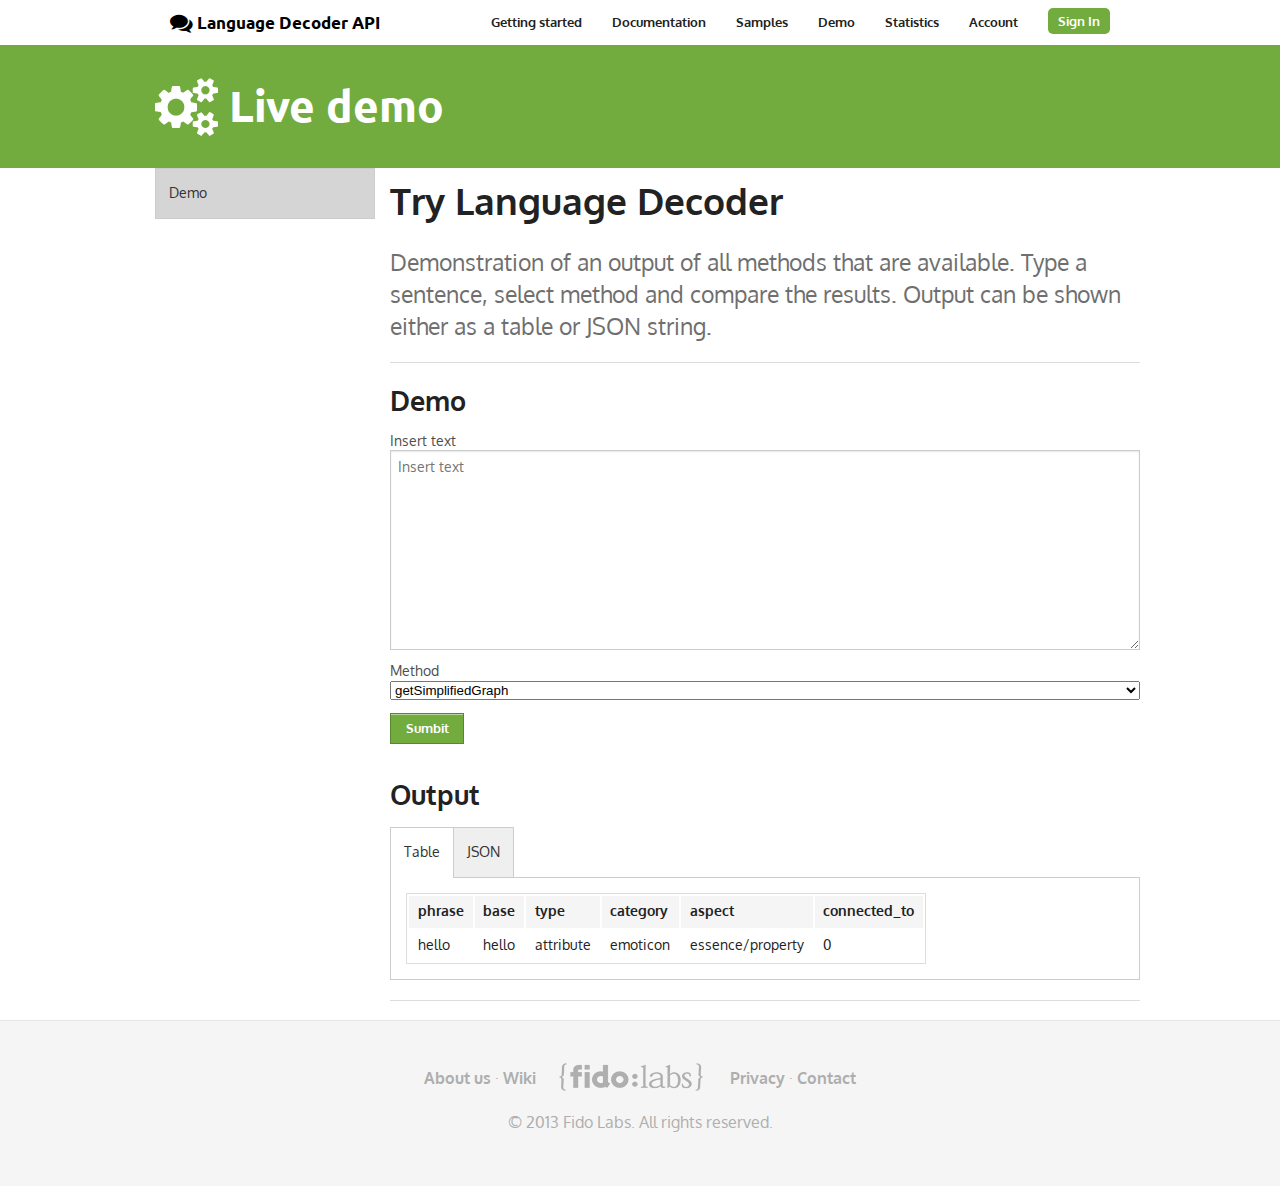
<file: demo.html>
<!DOCTYPE html>
<!--[if lt IE 7]>      <html class="no-js lt-ie9 lt-ie8 lt-ie7"> <![endif]-->
<!--[if IE 7]>         <html class="no-js lt-ie9 lt-ie8"> <![endif]-->
<!--[if IE 8]>         <html class="no-js lt-ie9"> <![endif]-->
<!--[if gt IE 8]><!--> 
<html class="no-js"> 
  <!--<![endif]-->
    <head>
      <meta charset="utf-8">
      <meta http-equiv="X-UA-Compatible" content="IE=edge,chrome=1">
      <meta name="description" content="Language Decoder - Game changing natural language processing technology.">
      <meta name="viewport" content="width=device-width">
      <title>Language Decoder API</title>
      <link rel="stylesheet" href="css/foundation.css">
      <link rel="stylesheet" href="css/style.css">
      <link rel="stylesheet" href="font-awesome/css/font-awesome.css">
      <link rel="stylesheet" href="css/shCore.css"/>
      <link rel="stylesheet" href="css/shThemeDefault.css"/>
      <link href='http://fonts.googleapis.com/css?family=Oxygen:400,700' rel='stylesheet' type='text/css'>
      <link href='http://fonts.googleapis.com/css?family=Ubuntu:300,400,700' rel='stylesheet' type='text/css'>
      
      <script src="js/vendor/custom.modernizr.js"></script>
      <script src="js/shCore.js"></script>
      <script src="js/shBrushPhp.js"></script>
    </head>
    <body>
    <!--[if lt IE 8]>
      <p class="chromeframe">You are using an <strong>outdated</strong> browser. Please <a href="http://browsehappy.com/">upgrade your browser</a> or <a href="http://www.google.com/chromeframe/?redirect=true">activate Google Chrome Frame</a> to improve your experience.</p>
    <![endif]-->

      <!-- Navigation -->
      <div class="fixed">
        <div class="navigation-pane">
          <div class="row">
            <div class="large-12 columns">
              <nav class="top-bar">
                <ul class="title-area">
                  <!-- Title Area -->
                  <li class="name">
                    <h1>
                      <a href="#">
                        <i class="icon-comments icon-large"></i> Language Decoder API
                      </a>
                    </h1>
                  </li>
                  <!-- Menu button for lower resolutions -->
                  <li class="toggle-topbar menu-icon"><a href="#"><span></span></a></li>
                </ul>
                <section class="top-bar-section">
                  <!-- Right Nav Section -->
                  <ul class="right">
                    <li>
                      <a href="start.html">Getting started</a>
                    </li>
                    <li>
                      <a href="docs.html">Documentation</a>
                    </li>
                    <li>
                      <a href="samples.html">Samples</a>
                    </li>
                    <li>
                      <a href="demo.html">Demo</a>
                    </li>
                    <li>
                      <a href="stats.html">Statistics</a>
                    </li>
                    <li>
                      <a href="account.html">Account</a>
                    </li>
                    <li class="has-form">
                      <a class="button" href="#" data-dropdown="drop">Sign In</a> <!-- Sign out po zalogowaniu -->
                      <!-- Dropdown -->
                      <div index id="drop" class="f-dropdown content" data-dropdown-content style="z-index: 999 !important;">
                        <div class="large-12 columns">
                          <h4>Sign in</h4>
                        </div>
                        <form data-abide>
                          <div class="row sign-in">
                            <div class="large-12 columns">
                              <label>Email:</label>
                              <input type="email" required placeholder="Email">
                              <small class="error">Proper email address is required.</small>
                            </div>
                          </div>
                          <div class="row sign-in">
                            <div class="large-12 columns">
                              <label>Password:</label>
                              <input type="password" required placeholder="Password">
                              <small class="error">Enter your password.</small>
                            </div>
                          </div>
                          <div class="row sign-in">
                            <div class="large-12 columns">
                              <input class="large button expand" type="submit" value="Sign In">
                            </div>
                          </div>
                        </form>
                      </div>

                    </li>
                  </ul>
                </section>
              </nav>
            </div>
          </div>
        </div>
      </div>

      <!-- Content -->
      <div class="content-header">
        <div class="row">
          <div class="large-12 columns">
            <h1 class="header"><i class="icon-cogs icon-large"></i> Live demo</h1>
          </div>
        </div>
      </div>
      <div class="row">
        <div class="large-3 columns">
          <div class="section-container accordion" data-section="accordion">
            <!-- <section>
              <p class="title" data-section-title>
                <a href="#">Graph demo</a>
              </p>
            </section> -->
            <section>
              <p class="title">
                <a href="#">Demo</a>
              </p>
            </section>
          </div>
        </div>
        <div class="large-9 columns">
          <div class="row docs-content">
            <h2>Try Language Decoder</h2>
            <h4>Demonstration of an output of all methods that are available. Type a sentence, select method and compare the results. Output can be shown either as a table or JSON string.</h4>
            <hr>
            <h3>Demo</h3>
            <form>
              <div class="row">
                <div class="large-12 columns">
                  <label>Insert text</label>
                  <textarea id="demo-input" placeholder="Insert text"></textarea>
                </div>
              </div>
              <div class="row">
                <div class="large-12 columns">
                  <label>Method</label>
                  <select>
                    <option>getSimplifiedGraph</option>
                    <option>getGraph</option>
                    <option>getFullTable</option>
                    <option>getFullObject</option>
                  </select>
                </div>
              </div>
              <div class="row">
                <div class="large-12 columns">
                  <a href="#" type="sumbmit" class="button small">Sumbit</a>
                </div>
              </div>
            </form>

            <h3>Output</h3>
            <div class="section-container auto" data-section>
              <section>
                <p class="title" data-section-title><a href="#panel1">Table</a></p>
                <div class="content" data-section-content>
                  <table>
                    <thead>
                      <tr>
                        <th>phrase</th>
                        <th>base</th>
                        <th>type</th>
                        <th>category</th>
                        <th>aspect</th>
                        <th>connected_to</th>
                      </tr>
                    </thead>
                    <tbody>
                      <tr>
                        <td title="phrase">hello</td>
                        <td title="base">hello</td>
                        <td title="type">attribute</td>
                        <td title="category">emoticon</td>
                        <td title="aspect">essence/property</td>
                        <td title="connected_to">0</td>
                      </tr>
                      
                    </tbody>
                  </table>
                </div>
              </section>
              <section>
                <p class="title" data-section-title><a href="#panel2">JSON</a></p>
                <div class="content" data-section-content>
                  <pre class="brush: php">
                    {
                     "Result":{
                      "1":{
                       "phrase":"hello",
                       "base":"hello",
                       "type":"attribute",
                       "category":"emoticon",
                       "aspect":"essence\/property",
                       "connected_to":0
                      }
                     }
                    }
                  </pre>
                </div>
              </section>
            </div>
            <hr>
            <!-- <h3>Graph demo</h3> -->
            
            
            
          </div>
        </div>
      </div>
      <!-- Footer -->
      <div class="footer">
        <div class="row footer-content">
          <p class="footer-links">
            <a href="#">About us</a> · 
            <a href="#">Wiki</a><img class="footer-logo" alt="" src="img/fidolabs-logo.png">
            <a href="#">Privacy</a> · 
            <a href="#">Contact</a>
          </p>
          <p class="footer-disclaimer">© 2013 Fido Labs. All rights reserved.</p>
        </div>
      </div>


      <!-- Final scripts -->
      <div id="fb-root"></div>
      <script>(function(d, s, id) {
                var js, fjs = d.getElementsByTagName(s)[0];
                if (d.getElementById(id)) return;
                js = d.createElement(s); js.id = id;
                js.src = "//connect.facebook.net/pl_PL/all.js#xfbml=1&appId=264352513616387";
                fjs.parentNode.insertBefore(js, fjs);
              }(document, 'script', 'facebook-jssdk'));
      </script>

      <script>
        document.write('<script src=' +
        ('__proto__' in {} ? 'js/vendor/zepto' : 'js/vendor/jquery') +
        '.js><\/script>')
      </script>

      <script src="js/foundation.min.js"></script>

      <script>
        $(document).foundation();
      </script>

      <script>
          var _gaq=[['_setAccount','UA-XXXXX-X'],['_trackPageview']];
          (function(d,t){var g=d.createElement(t),s=d.getElementsByTagName(t)[0];
          g.src='//www.google-analytics.com/ga.js';
          s.parentNode.insertBefore(g,s)}(document,'script'));
      </script>

      <!-- Syntax Highliter -->

      <script type="text/javascript">
           SyntaxHighlighter.all()
      </script>

    </body>
  </html>
</file>
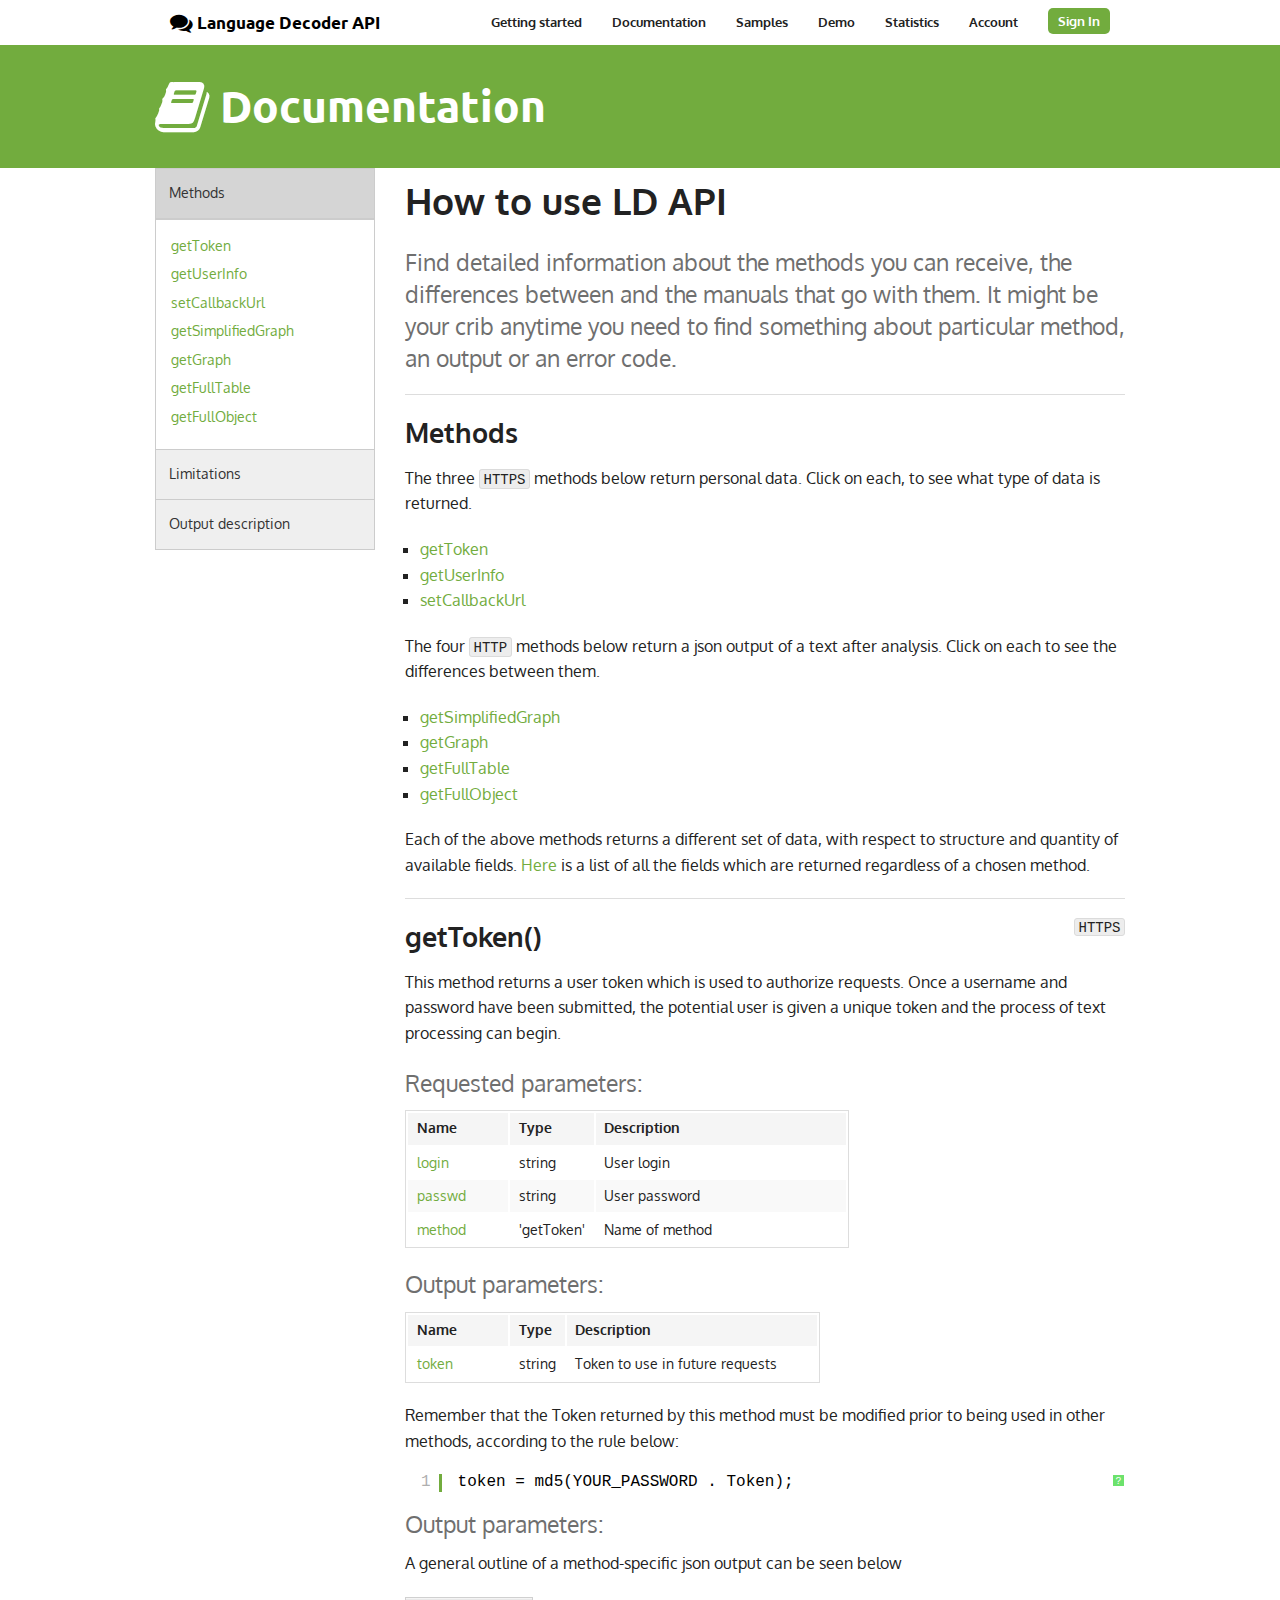
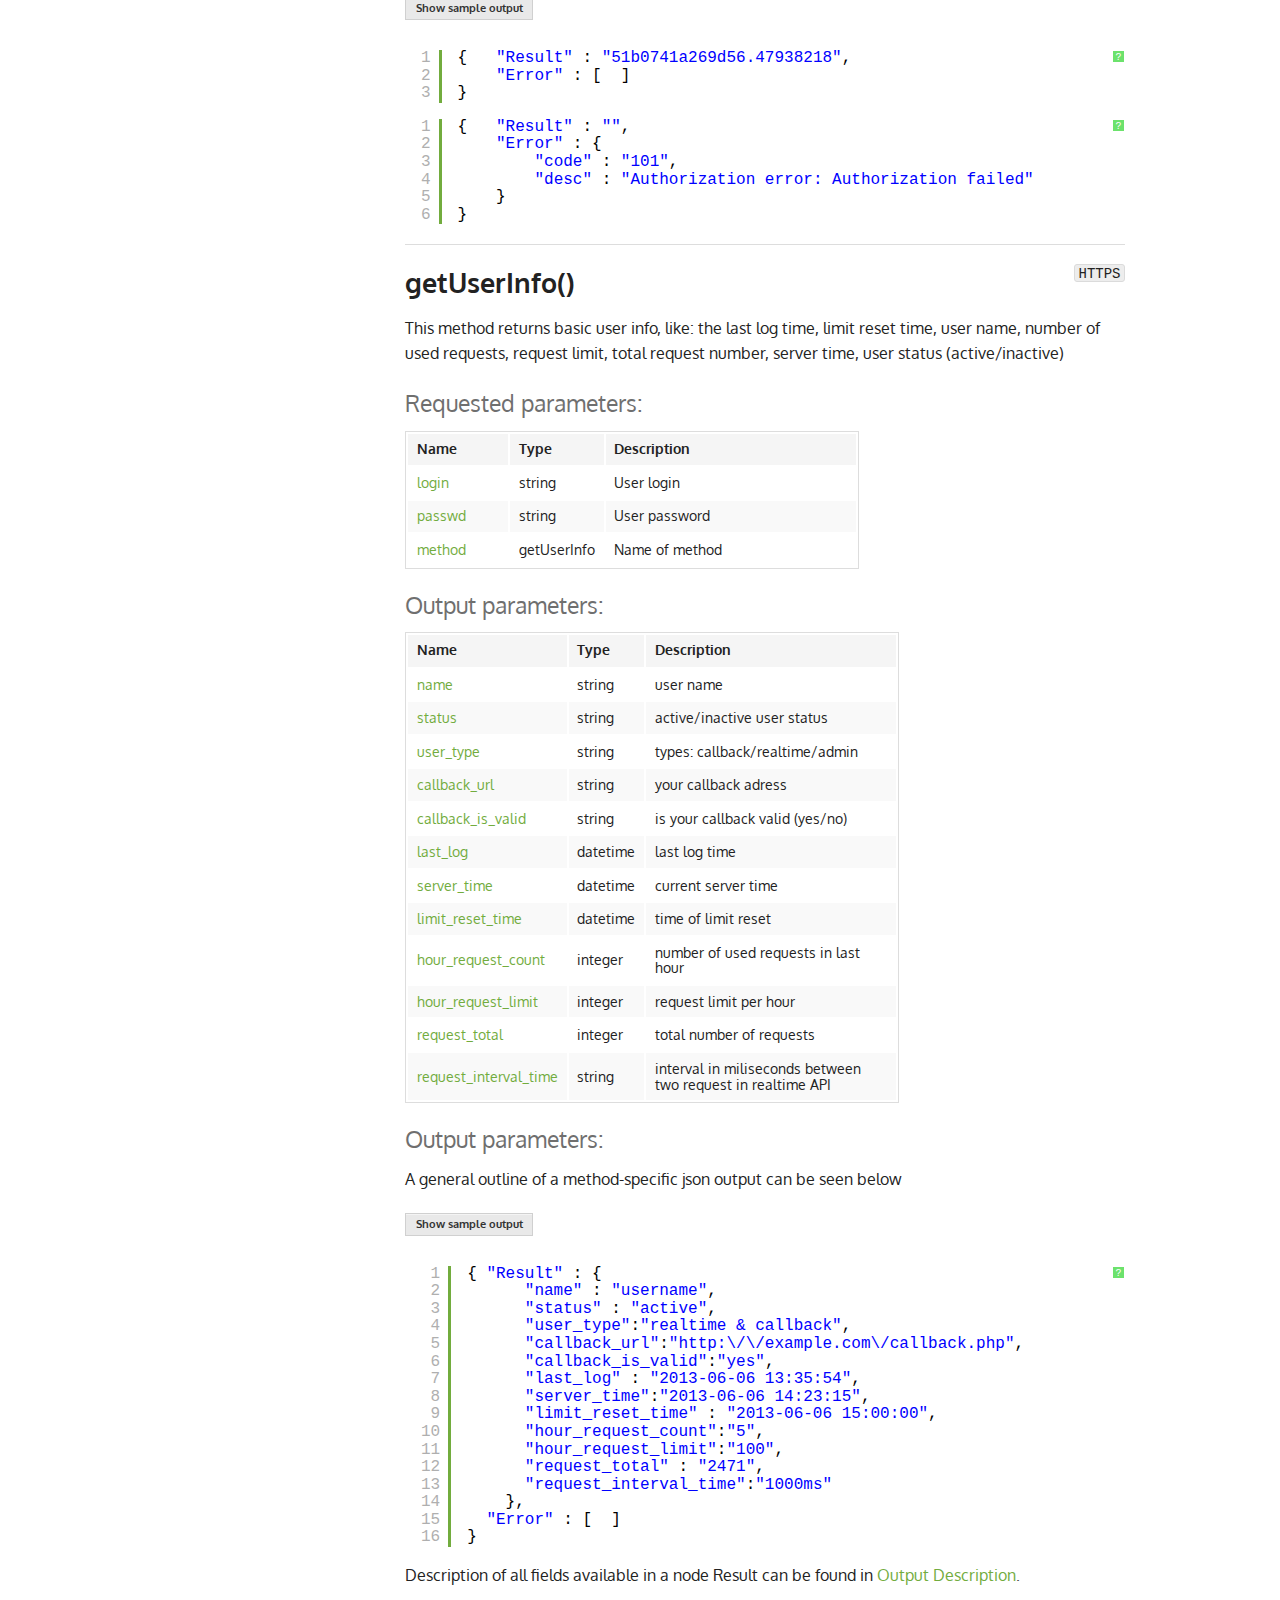
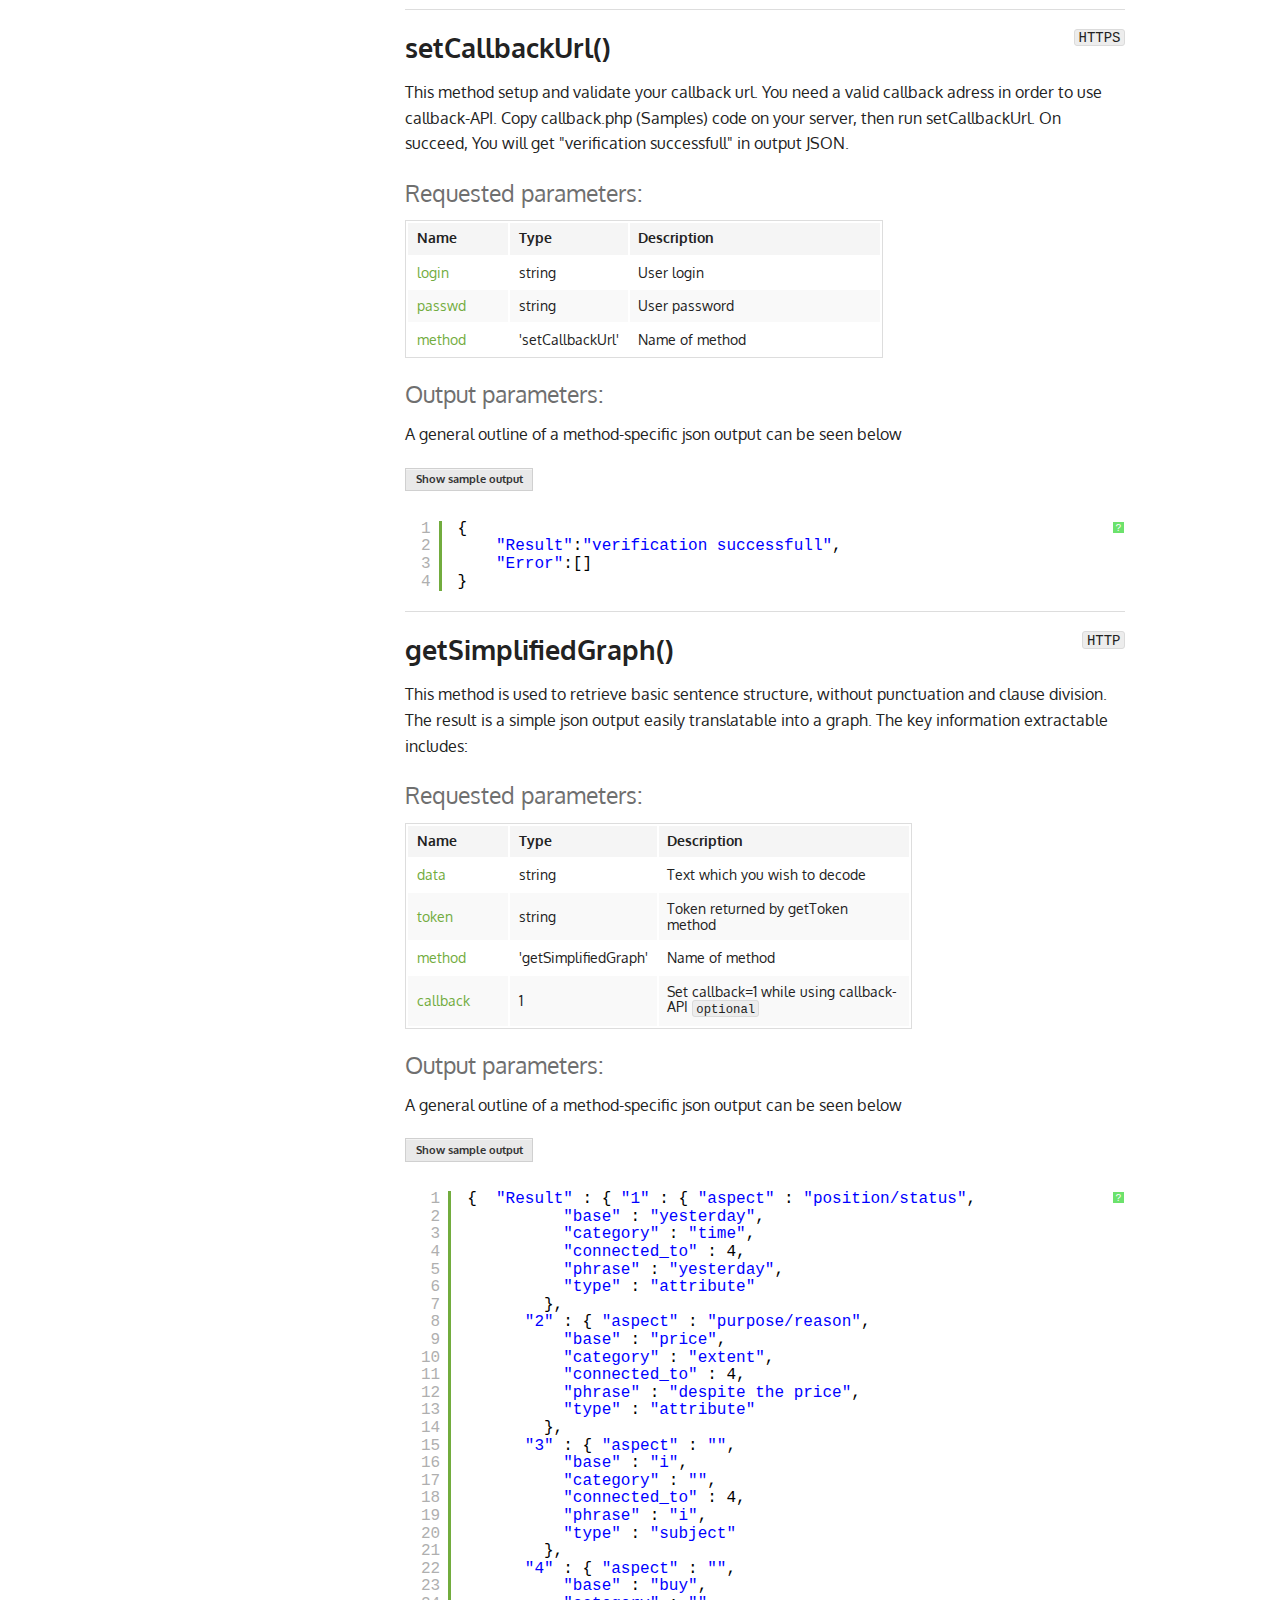
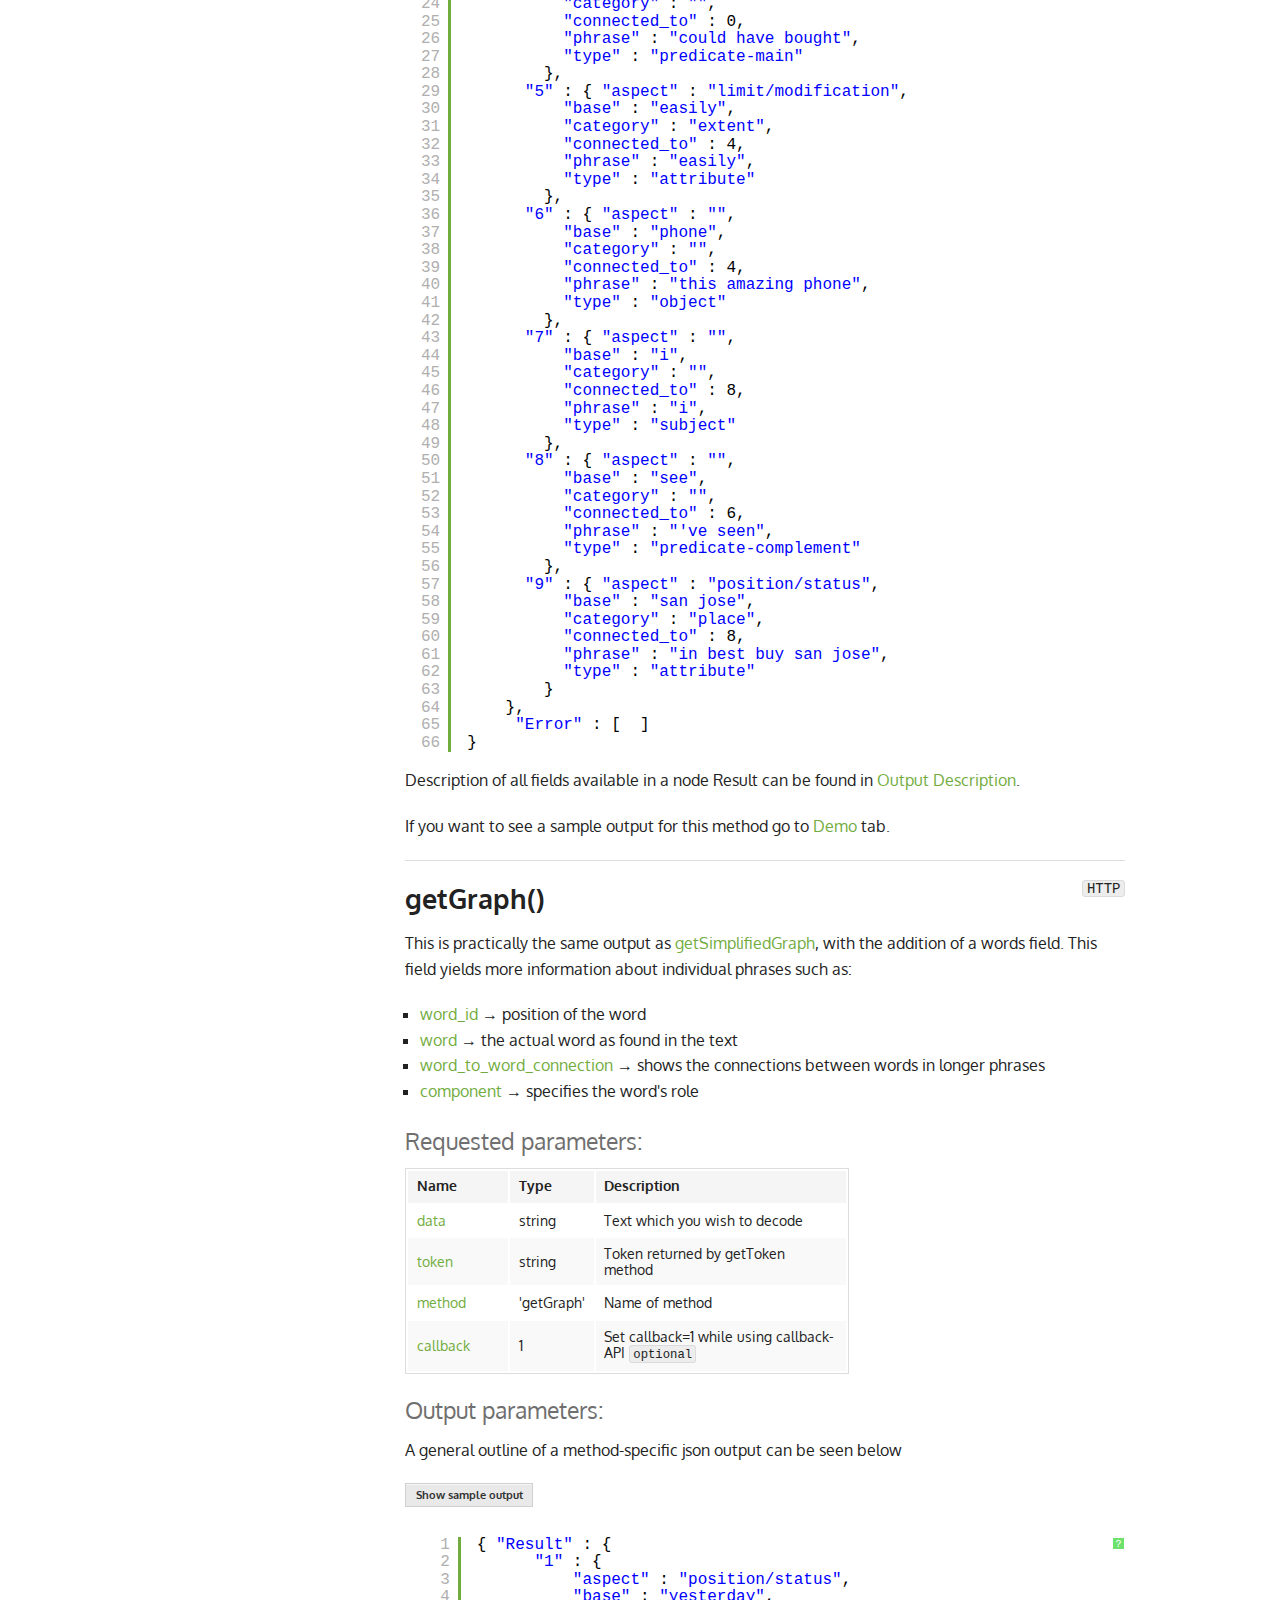
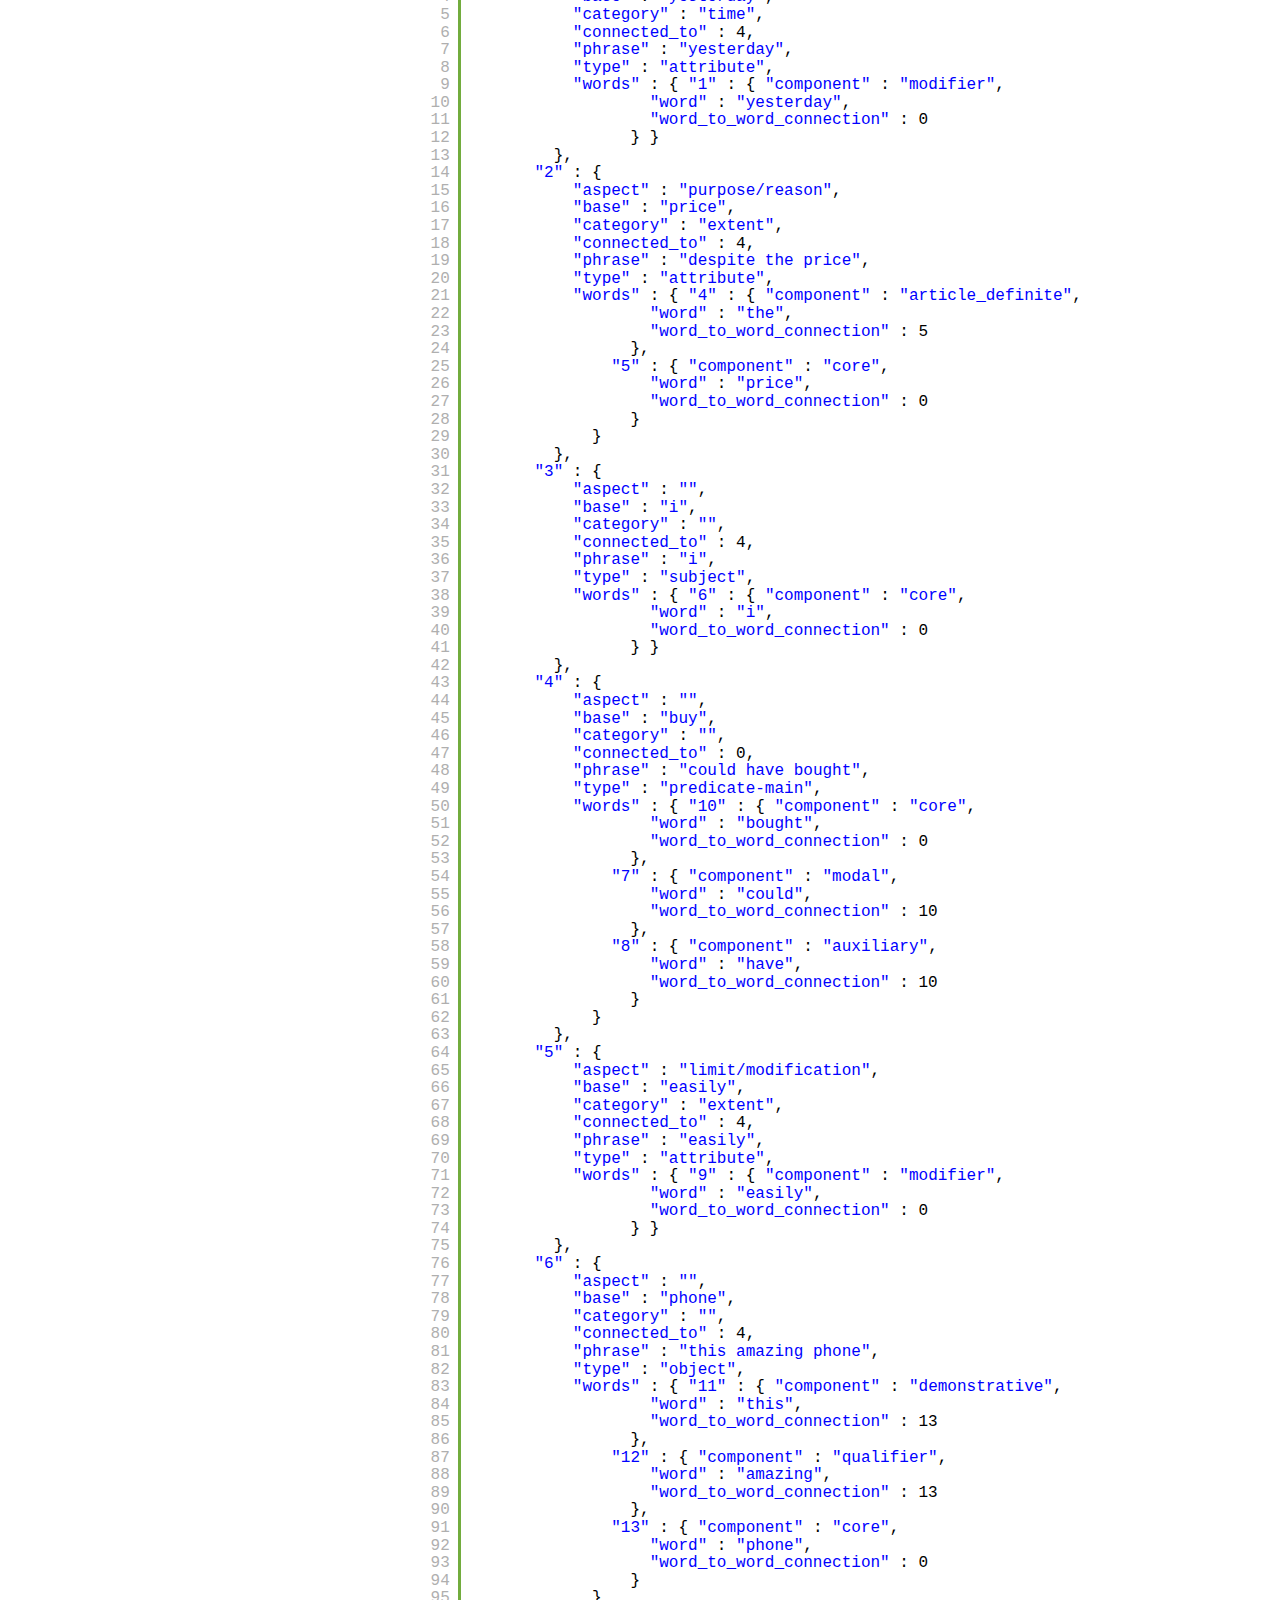
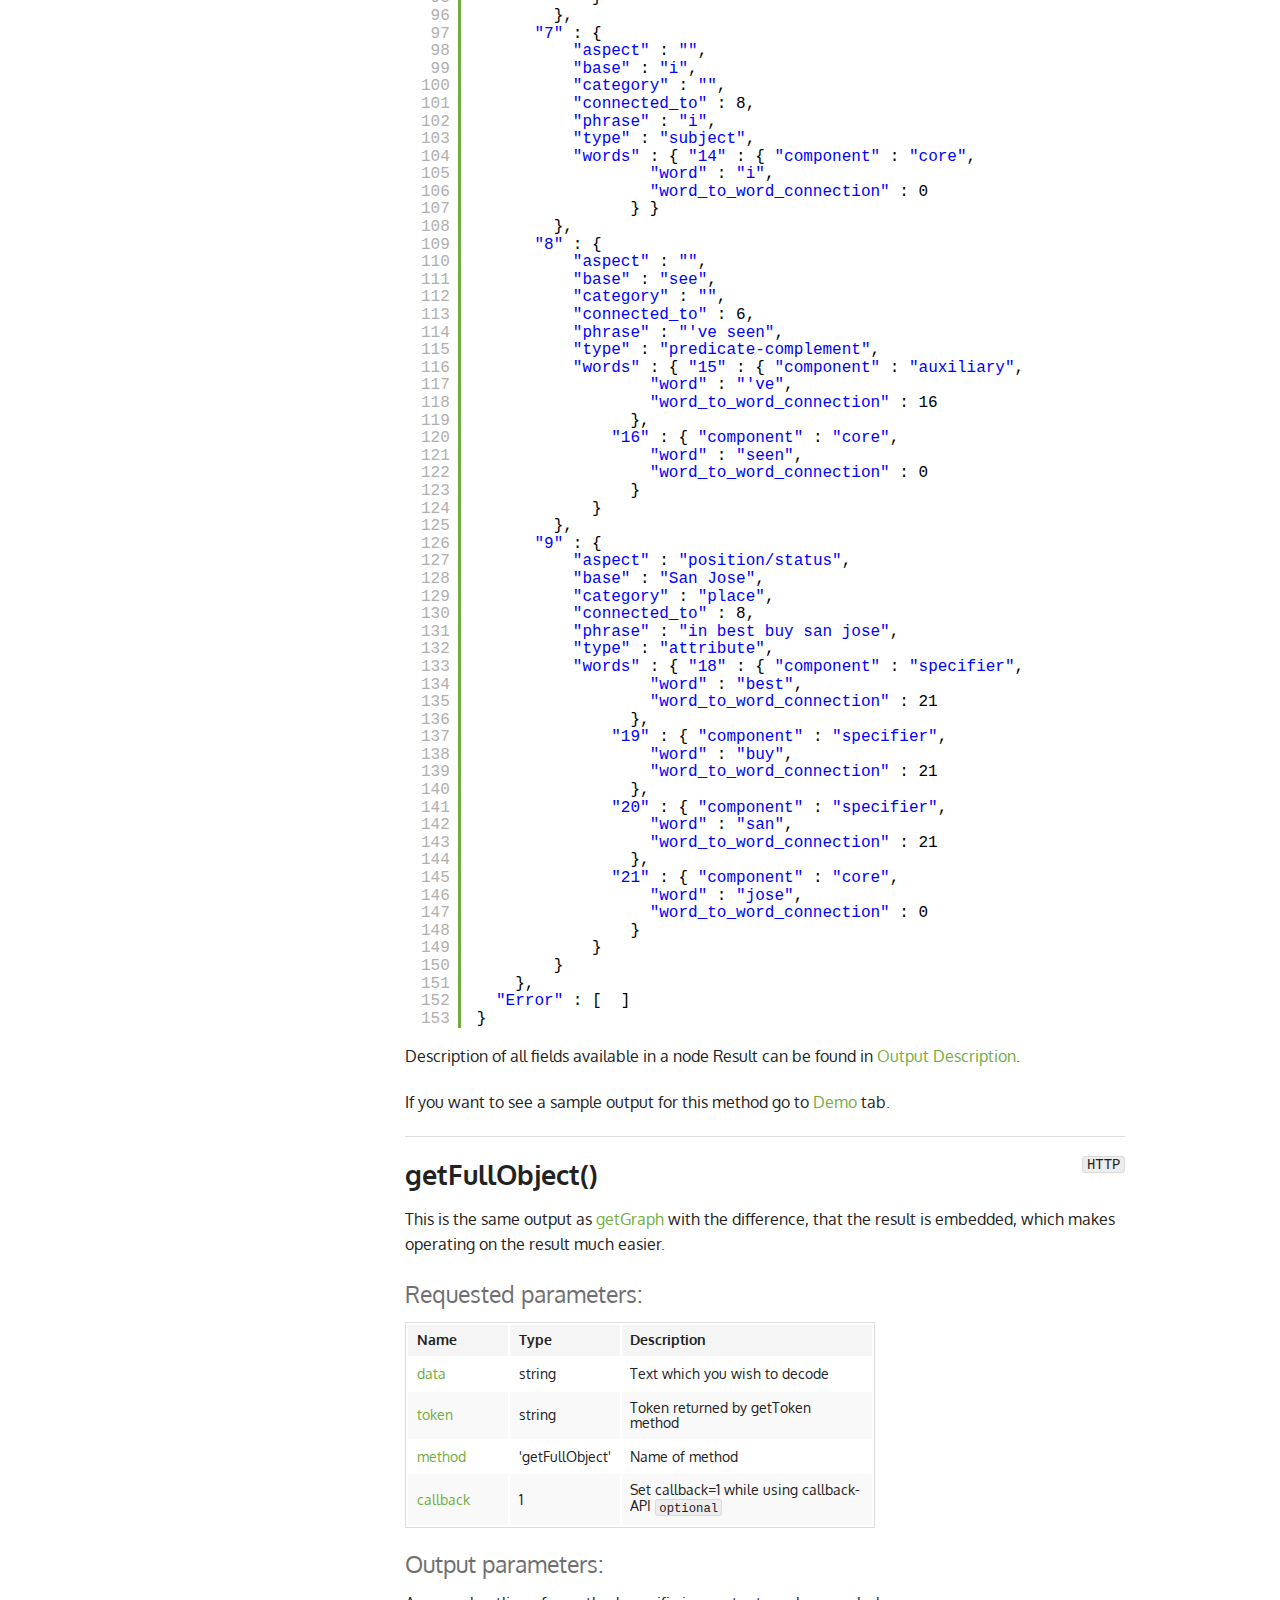
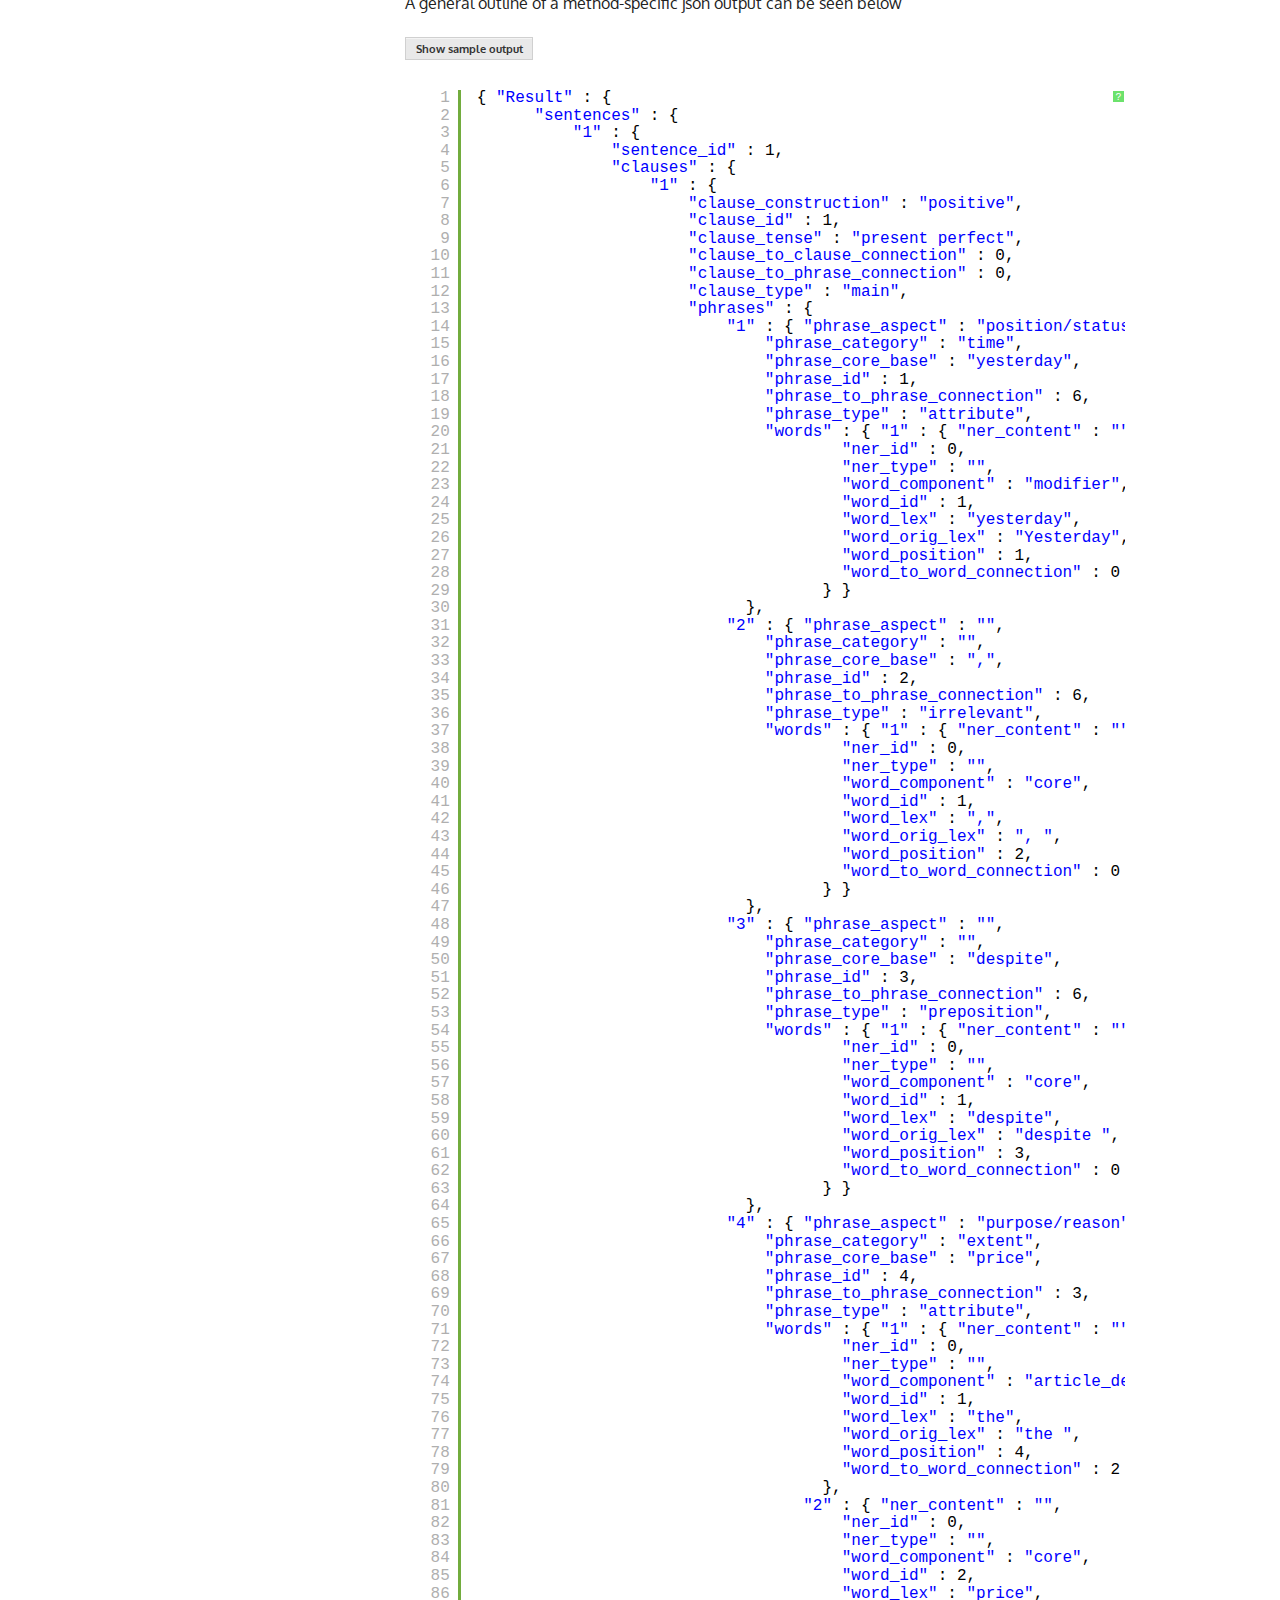
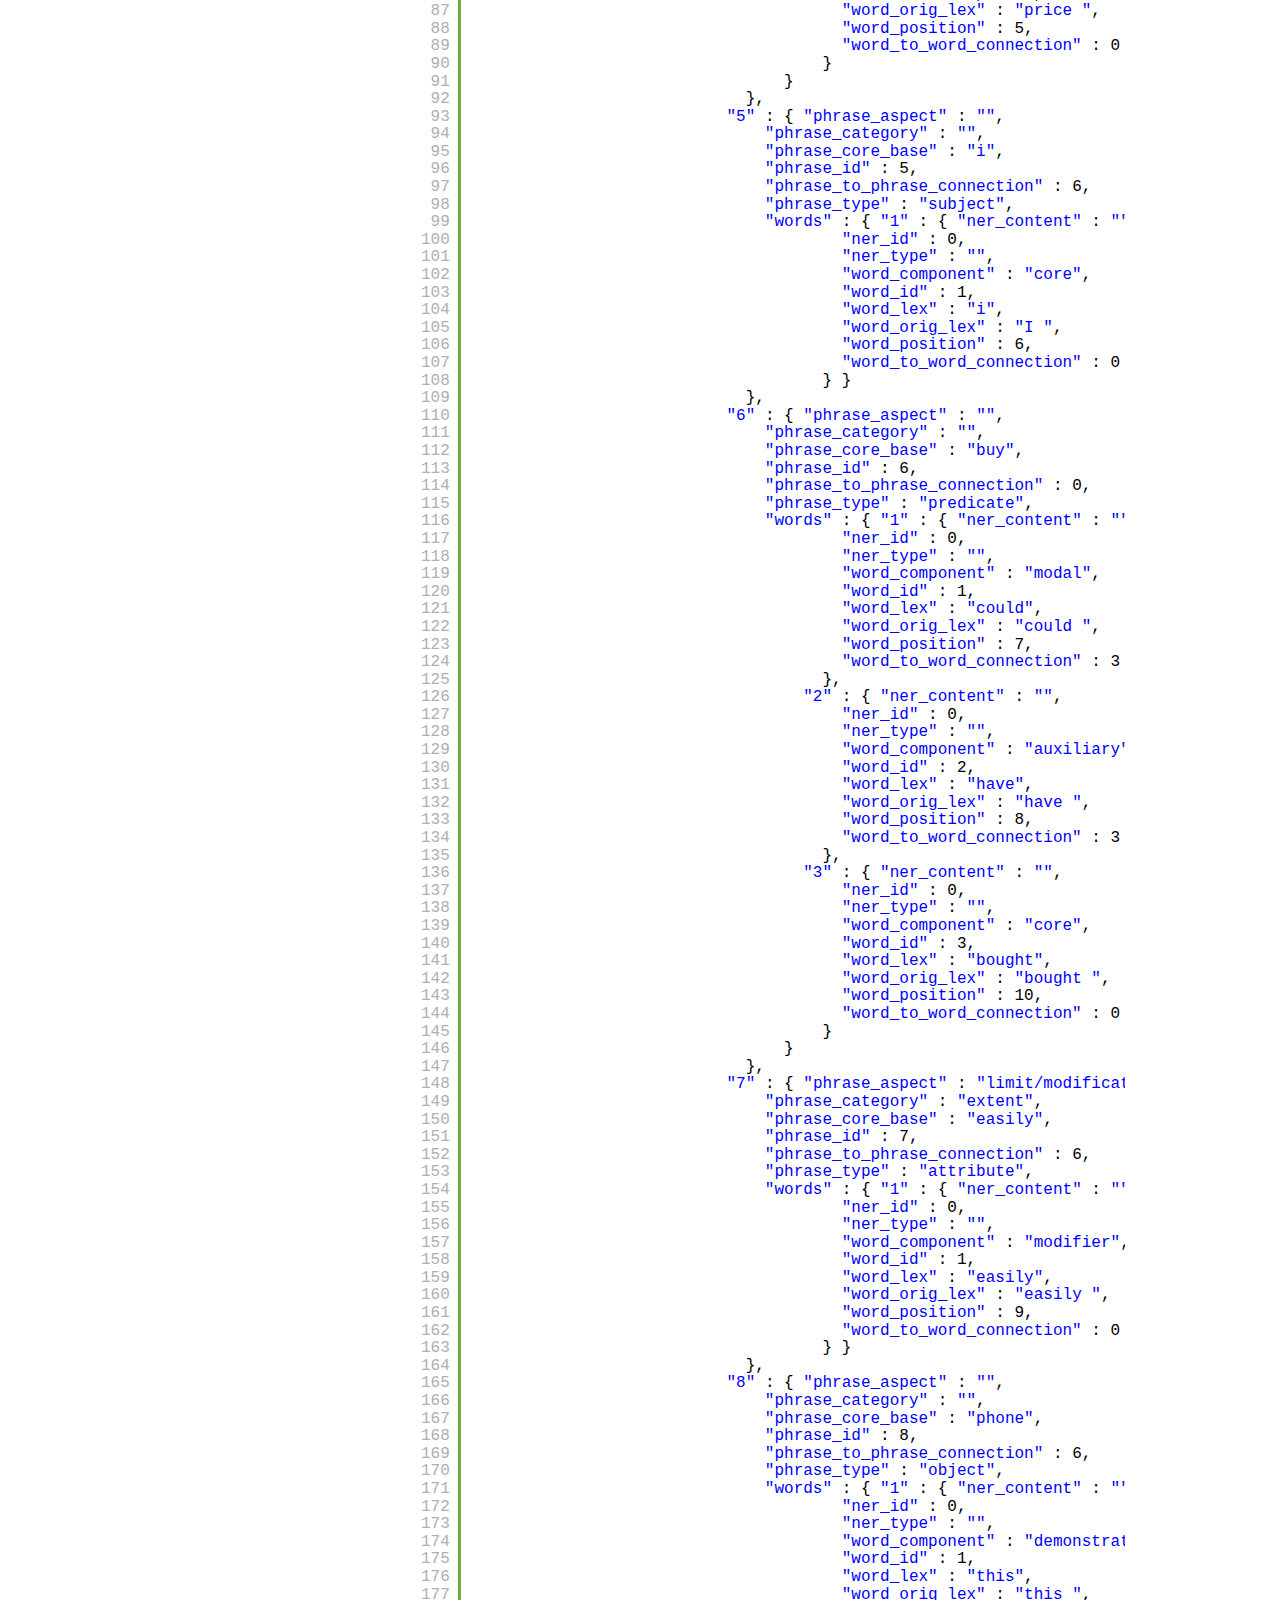
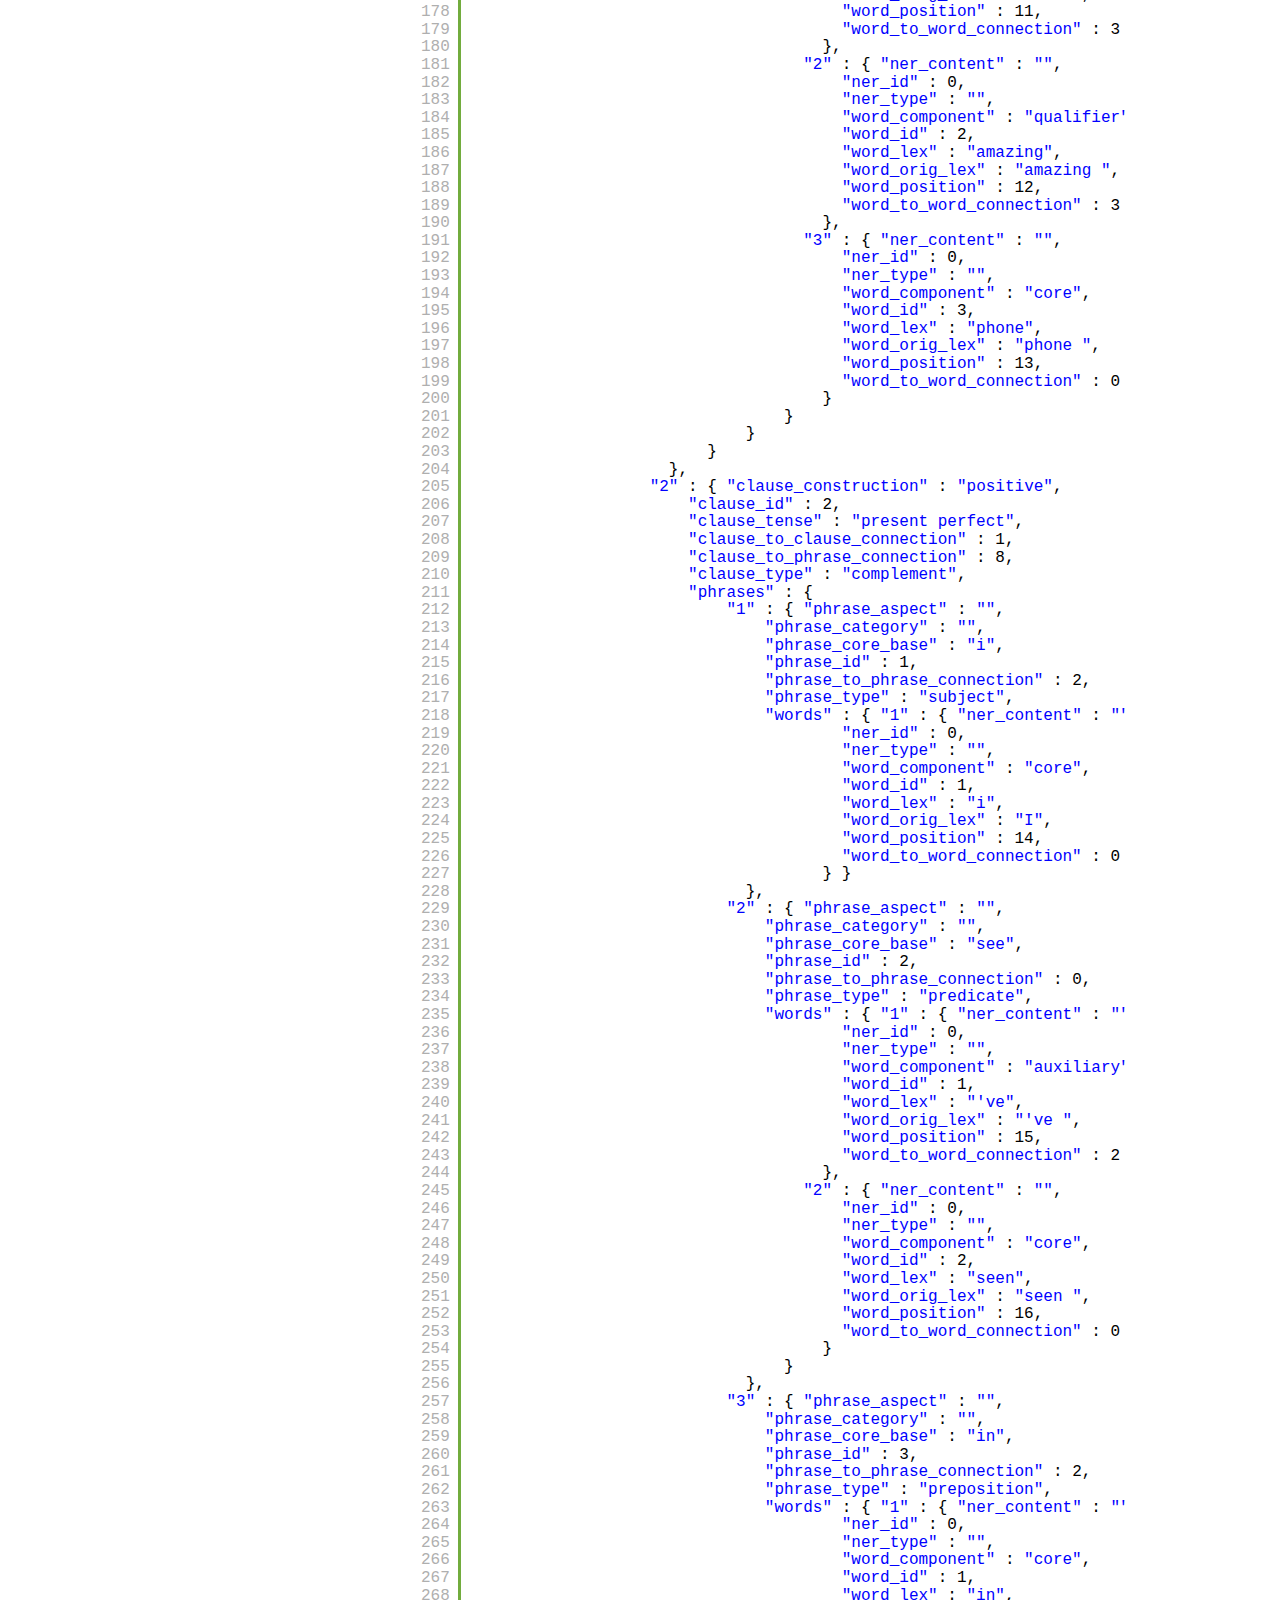
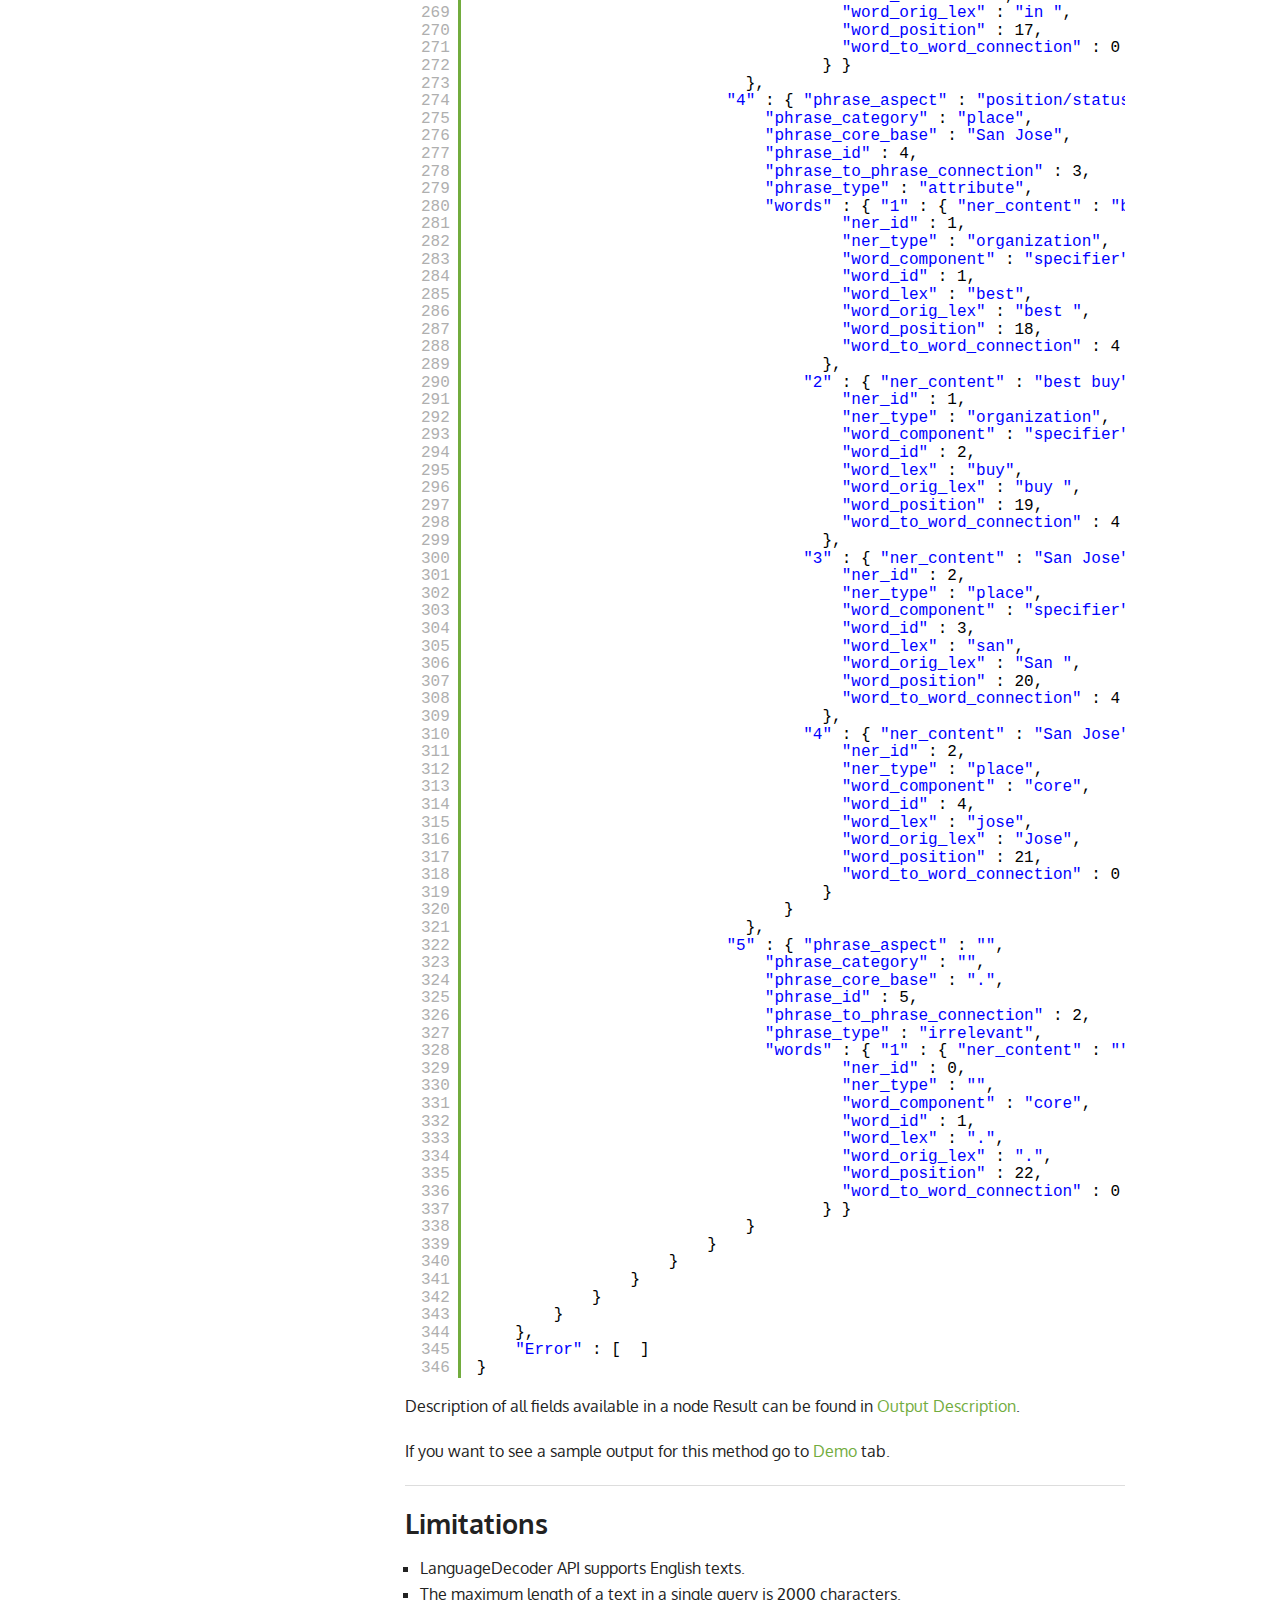
<file: docs.html>
<!DOCTYPE html>
<!--[if lt IE 7]>      <html class="no-js lt-ie9 lt-ie8 lt-ie7"> <![endif]-->
<!--[if IE 7]>         <html class="no-js lt-ie9 lt-ie8"> <![endif]-->
<!--[if IE 8]>         <html class="no-js lt-ie9"> <![endif]-->
<!--[if gt IE 8]><!--> 
<html class="no-js"> 
  <!--<![endif]-->
    <head>
      <meta charset="utf-8">
      <meta http-equiv="X-UA-Compatible" content="IE=edge,chrome=1">
      <meta name="description" content="Language Decoder - Game changing natural language processing technology.">
      <meta name="viewport" content="width=device-width">
      <title>Language Decoder API</title>
      <link rel="stylesheet" href="css/foundation.css">
      <link rel="stylesheet" href="css/style.css">
      <link rel="stylesheet" href="font-awesome/css/font-awesome.css">
      <link rel="stylesheet" href="css/shCore.css"/>
      <link rel="stylesheet" href="css/shThemeDefault.css"/>
      <link href='http://fonts.googleapis.com/css?family=Oxygen:400,700' rel='stylesheet' type='text/css'>
      <link href='http://fonts.googleapis.com/css?family=Ubuntu:300,400,700' rel='stylesheet' type='text/css'>

      <script src="js/vendor/custom.modernizr.js"></script>
      <script src="js/shCore.js"></script>
      <script src="js/shBrushPhp.js"></script>
    </head>
    <body>
    <!--[if lt IE 8]>
      <p class="chromeframe">You are using an <strong>outdated</strong> browser. Please <a href="http://browsehappy.com/">upgrade your browser</a> or <a href="http://www.google.com/chromeframe/?redirect=true">activate Google Chrome Frame</a> to improve your experience.</p>
    <![endif]-->

      <!-- Navigation -->
      <div class="fixed">
        <div class="navigation-pane">
          <div class="row">
            <div class="large-12 columns">
              <nav class="top-bar">
                <ul class="title-area">
                  <!-- Title Area -->
                  <li class="name">
                    <h1>
                      <a href="index.html">
                        <i class="icon-comments icon-large"></i> Language Decoder API
                      </a>
                    </h1>
                  </li>
                  <!-- Menu button for lower resolutions -->
                  <li class="toggle-topbar menu-icon"><a href="#"><span></span></a></li>
                </ul>
                <section class="top-bar-section">
                  <!-- Right Nav Section -->
                  <ul class="right">
                    <li>
                      <a href="start.html">Getting started</a>
                    </li>
                    <li>
                      <a href="docs.html">Documentation</a>
                    </li>
                    <li>
                      <a href="samples.html">Samples</a>
                    </li>
                    <li>
                      <a href="demo.html">Demo</a>
                    </li>
                    <li>
                      <a href="stats.html">Statistics</a>
                    </li>
                    <li>
                      <a href="account.html">Account</a>
                    </li>
                    <li class="has-form">
                      <a class="button" href="#" data-dropdown="drop">Sign In</a> <!-- Sign out po zalogowaniu -->
                      <!-- Dropdown -->
                      <div index id="drop" class="f-dropdown content" data-dropdown-content style="z-index: 999 !important;">
                        <div class="large-12 columns">
                          <h4>Sign in</h4>
                        </div>
                        <form data-abide>
                          <div class="row sign-in">
                            <div class="large-12 columns">
                              <label>Email:</label>
                              <input type="email" required placeholder="Email">
                              <small class="error">Proper email address is required.</small>
                            </div>
                          </div>
                          <div class="row sign-in">
                            <div class="large-12 columns">
                              <label>Password:</label>
                              <input type="password" required placeholder="Password">
                              <small class="error">Enter your password.</small>
                            </div>
                          </div>
                          <div class="row sign-in">
                            <div class="large-12 columns">
                              <input class="large button expand" type="submit" value="Sign In">
                            </div>
                          </div>
                        </form>
                      </div>

                    </li>
                  </ul>
                </section>
              </nav>
            </div>
          </div>
        </div>
      </div>

      <!-- Content -->
      <div class="content-header">
        <div class="row">
          <div class="large-12 columns">
            <h1 class="header"><i class="icon-book icon-large"></i> Documentation</h1>
          </div>
        </div>
      </div>
      <div class="row">
        <div class="large-3 columns">
          <div class="section-container accordion" data-section="accordion">
            <section>
              <p class="title" data-section-title>
                <a href="#methods">Methods</a>
              </p>
              <div class="content" data-section-content>
                <ul class="side-nav">
                  <li><a href="#getToken">getToken</a></li>
                  <li><a href="#getUserInfo">getUserInfo</a></li>
                  <li><a href="#setCallbackUrl">setCallbackUrl</a></li>
                  <li><a href="#getSimplifiedGraph">getSimplifiedGraph</a></li>
                  <li><a href="#getGraph">getGraph</a></li>
                  <li><a href="#getFullTable">getFullTable</a></li>
                  <li><a href="#getFullObject">getFullObject</a></li>
                </ul>
              </div>
            </section>
            <section>
              <p class="title">
                <a href="#limitations">Limitations</a>
              </p>
            </section>
            <section>
              <p class="title">
                <a href="#output">Output description</a>
              </p>
              <div class="content">
                <ul class="side-nav">
                  <li><a href="#word">Word fields</a></li>
                  <li><a href="#phrase">Phrase fields</a></li>
                  <li><a href="#clause">Clause fields</a></li>
                  <li><a href="#connection">Connection fields</a></li>
                </ul>
              </div>
            </section>
          </div>
        </div>
        <div class="large-9 columns">
          <div class="row docs-content">
            <div class="large-12 columns">
            <h2>How to use LD API</h2>
            <h4>Find detailed information about the methods you can receive, the differences between and the manuals that go with them. It might be your crib anytime you need to find something about particular method, an output or an error code.</h4>

            <a name="methods"></a>
            <hr>
            <h3>Methods</h3>
            <p>The three <kbd>HTTPS</kbd> methods below return personal data. Click on each, to see what type of data is returned.</p>
            <div class="large-12 columns">
              <ul class="square">
                <li><a href="#getToken">getToken</a></li>
                <li><a href="#getUserInfo">getUserInfo</a></li>
                <li><a href="#setCallbackUrl">setCallbackUrl</a></li>
              </ul>
            </div>

            <p>The four <kbd>HTTP</kbd> methods below return a json output of a text after analysis. Click on each to see the differences between them.</p>
            <div class="large-12 columns">
              <ul class="square">
                <li><a href="#getSimplifiedGraph">getSimplifiedGraph</a></li>
                <li><a href="#getGraph">getGraph</a></li>
                <li><a href="#getFullTable">getFullTable</a></li>
                <li><a href="#getFullObject">getFullObject</a></li>
              </ul>
            </div>
            <p>Each of the above methods returns a different set of data, with respect to structure and quantity of available fields. <a href="#">Here</a> is a list of all the fields which are returned regardless of a chosen method.</p>
            <a name="getToken"></a>
            <hr>

            <kbd class="pull-right">HTTPS</kbd><h3>getToken()</h3>
            <p>
              This method returns a user token which is used to authorize requests. Once a username and password have been submitted, the potential user is given a unique token and the process of text processing can begin.
            </p>
            <h4>Requested parameters:</h4>
            <table>
              <thead>
                <tr>
                  <th width="100">Name</th>
                  <th>Type</th>
                  <th width="250">Description</th>
                </tr>
              </thead>
              <tbody>
                <tr>
                  <td class="colored">login</td>
                  <td>string</td>
                  <td>User login</td>
                </tr>
                <tr>
                  <td class="colored">passwd</td>
                  <td>string</td>
                  <td>User password</td>
                </tr>
                <tr>
                  <td class="colored">method</td>
                  <td>'getToken'</td>
                  <td>Name of method</td>
                </tr>
              </tbody>
            </table>
            <h4>Output parameters:</h4>
            <table>
              <thead>
                <tr>
                  <th width="100">Name</th>
                  <th>Type</th>
                  <th width="250">Description</th>
                </tr>
              </thead>
              <tbody>
                <tr>
                  <td class="colored">token</td>
                  <td>string</td>
                  <td>Token to use in future requests</td>
                </tr>
              </tbody>
            </table>

            <p>Remember that the Token returned by this method must be modified prior to being used in other methods, according to the rule below:</p>
            <pre  class="brush: php">
              token = md5(YOUR_PASSWORD . Token);
            </pre>
            <h4>Output parameters:</h4>
            <p>A general outline of a method-specific json output can be seen below</p>
            <a href="#" class="button tiny secondary">Show sample output</a>
            <pre  class="brush: php">
              {   "Result" : "51b0741a269d56.47938218",
                  "Error" : [  ]
              }
            </pre>
            <pre  class="brush: php">
              {   "Result" : "",
                  "Error" : {
                      "code" : "101",
                      "desc" : "Authorization error: Authorization failed"
                  }
              }
            </pre>


            <a name="getUserInfo"></a>
            <hr>

            <kbd class="pull-right">HTTPS</kbd><h3>getUserInfo()</h3>
            <p>
              This method returns basic user info, like: the last log time, limit reset time, user name, number of used requests, request limit, total request number, server time, user status (active/inactive)
            </p>
            <h4>Requested parameters:</h4>
            <table>
              <thead>
                <tr>
                  <th width="100">Name</th>
                  <th>Type</th>
                  <th width="250">Description</th>
                </tr>
              </thead>
              <tbody>
                <tr>
                  <td class="colored">login</td>
                  <td>string</td>
                  <td>User login</td>
                </tr>
                <tr>
                  <td class="colored">passwd</td>
                  <td>string</td>
                  <td>User password</td>
                </tr>
                <tr>
                  <td class="colored">method</td>
                  <td>getUserInfo</td>
                  <td>Name of method</td>
                </tr>
              </tbody>
            </table>
            <h4>Output parameters:</h4>
            <table>
              <thead>
                <tr>
                  <th width="100">Name</th>
                  <th>Type</th>
                  <th width="250">Description</th>
                </tr>
              </thead>
              <tbody>
                <tr>
                  <td class="colored">name</td>
                  <td>string</td>
                  <td>user name</td>
                </tr>
                <tr>
                  <td class="colored">status</td>
                  <td>string</td>
                  <td>active/inactive user status</td>
                </tr>
                <tr>
                  <td class="colored">user_type</td>
                  <td>string</td>
                  <td>types: callback/realtime/admin</td>
                </tr>
                <tr>
                  <td class="colored">callback_url</td>
                  <td>string</td>
                  <td>your callback adress</td>
                </tr>
                <tr>
                  <td class="colored">callback_is_valid</td>
                  <td>string</td>
                  <td>is your callback valid (yes/no)</td>
                </tr>
                <tr>
                  <td class="colored">last_log</td>
                  <td>datetime</td>
                  <td>last log time</td>
                </tr>
                <tr>
                  <td class="colored">server_time</td>
                  <td>datetime</td>
                  <td>current server time</td>
                </tr>
                <tr>
                  <td class="colored">limit_reset_time</td>
                  <td>datetime</td>
                  <td>time of limit reset</td>
                </tr>
                <tr>
                  <td class="colored">hour_request_count</td>
                  <td>integer</td>
                  <td>number of used requests in last hour</td>
                </tr>
                <tr>
                  <td class="colored">hour_request_limit</td>
                  <td>integer</td>
                  <td>request limit per hour</td>
                </tr>
                <tr>
                  <td class="colored">request_total</td>
                  <td>integer</td>
                  <td>total number of requests</td>
                </tr>
                <tr>
                  <td class="colored">request_interval_time</td>
                  <td>string</td>
                  <td>interval in miliseconds between two request in realtime API</td>
                </tr>
              </tbody>
            </table>
            <h4>Output parameters:</h4>
            <p>A general outline of a method-specific json output can be seen below</p>
            <a href="#" class="button tiny secondary">Show sample output</a>
            <pre  class="brush: php">
              { "Result" : {
                    "name" : "username",
                    "status" : "active",
                    "user_type":"realtime & callback",
                    "callback_url":"http:\/\/example.com\/callback.php",
                    "callback_is_valid":"yes",
                    "last_log" : "2013-06-06 13:35:54",
                    "server_time":"2013-06-06 14:23:15",
                    "limit_reset_time" : "2013-06-06 15:00:00",
                    "hour_request_count":"5",
                    "hour_request_limit":"100",
                    "request_total" : "2471",
                    "request_interval_time":"1000ms"
                  },
                "Error" : [  ]
              }
            </pre>
            <p>Description of all fields available in a node Result can be found in <a href="#output">Output Description</a>.</p>


            <a name="setCallbackUrl"></a>
            <hr>


            <kbd class="pull-right">HTTPS</kbd><h3>setCallbackUrl()</h3>
            <p>This method setup and validate your callback url. You need a valid callback adress in order to use callback-API. Copy callback.php (Samples) code on your server, then run setCallbackUrl. On succeed, You will get "verification successfull" in output JSON.</p>
            <h4>Requested parameters:</h4>
            <table>
              <thead>
                <tr>
                  <th width="100">Name</th>
                  <th>Type</th>
                  <th width="250">Description</th>
                </tr>
              </thead>
              <tbody>
                <tr>
                  <td class="colored">login</td>
                  <td>string</td>
                  <td>User login</td>
                </tr>
                <tr>
                  <td class="colored">passwd</td>
                  <td>string</td>
                  <td>User password</td>
                </tr>
                <tr>
                  <td class="colored">method</td>
                  <td>'setCallbackUrl'</td>
                  <td>Name of method</td>
                </tr>
              </tbody>
            </table>
            <h4>Output parameters:</h4>
            <p>A general outline of a method-specific json output can be seen below</p>
            <a href="#" class="button tiny secondary">Show sample output</a>
            <pre  class="brush: php">
              {
                  "Result":"verification successfull",
                  "Error":[]
              }
            </pre>
            <hr>





            <a name="getSimplifiedGraph"></a>
            <kbd class="pull-right">HTTP</kbd><h3>getSimplifiedGraph()</h3>
            <p>This method is used to retrieve basic sentence structure, without punctuation and clause division. The result is a simple json output easily translatable into a graph. The key information extractable includes:</p>
            <h4>Requested parameters:</h4>
            <table>
              <thead>
                <tr>
                  <th width="100">Name</th>
                  <th>Type</th>
                  <th width="250">Description</th>
                </tr>
              </thead>
              <tbody>
                <tr>
                  <td class="colored">data</td>
                  <td>string</td>
                  <td>Text which you wish to decode</td>
                </tr>
                <tr>
                  <td class="colored">token</td>
                  <td>string</td>
                  <td>Token returned by getToken method</td>
                </tr>
                <tr>
                  <td class="colored">method</td>
                  <td>'getSimplifiedGraph'</td>
                  <td>Name of method</td>
                </tr>
                <tr>
                  <td class="colored">callback</td>
                  <td>1</td>
                  <td>Set callback=1 while using callback-API <kbd>optional</kbd></td>
                </tr>
              </tbody>
            </table>
            <h4>Output parameters:</h4>
            <p>A general outline of a method-specific json output can be seen below</p>
            <a href="#" class="button tiny secondary">Show sample output</a>
            <pre  class="brush: php">
              {  "Result" : { "1" : { "aspect" : "position/status",
                        "base" : "yesterday",
                        "category" : "time",
                        "connected_to" : 4,
                        "phrase" : "yesterday",
                        "type" : "attribute"
                      },
                    "2" : { "aspect" : "purpose/reason",
                        "base" : "price",
                        "category" : "extent",
                        "connected_to" : 4,
                        "phrase" : "despite the price",
                        "type" : "attribute"
                      },
                    "3" : { "aspect" : "",
                        "base" : "i",
                        "category" : "",
                        "connected_to" : 4,
                        "phrase" : "i",
                        "type" : "subject"
                      },
                    "4" : { "aspect" : "",
                        "base" : "buy",
                        "category" : "",
                        "connected_to" : 0,
                        "phrase" : "could have bought",
                        "type" : "predicate-main"
                      },
                    "5" : { "aspect" : "limit/modification",
                        "base" : "easily",
                        "category" : "extent",
                        "connected_to" : 4,
                        "phrase" : "easily",
                        "type" : "attribute"
                      },
                    "6" : { "aspect" : "",
                        "base" : "phone",
                        "category" : "",
                        "connected_to" : 4,
                        "phrase" : "this amazing phone",
                        "type" : "object"
                      },
                    "7" : { "aspect" : "",
                        "base" : "i",
                        "category" : "",
                        "connected_to" : 8,
                        "phrase" : "i",
                        "type" : "subject"
                      },
                    "8" : { "aspect" : "",
                        "base" : "see",
                        "category" : "",
                        "connected_to" : 6,
                        "phrase" : "'ve seen",
                        "type" : "predicate-complement"
                      },
                    "9" : { "aspect" : "position/status",
                        "base" : "san jose",
                        "category" : "place",
                        "connected_to" : 8,
                        "phrase" : "in best buy san jose",
                        "type" : "attribute"
                      }
                  },
                   "Error" : [  ]
              }
            </pre>
            <p>Description of all fields available in a node Result can be found in <a href="#output">Output Description</a>.</p>
            <p>If you want to see a sample output for this method go to <a href="demo.html">Demo</a> tab.</p>
            <hr>




            <a name="getGraph"></a>
            <kbd class="pull-right">HTTP</kbd><h3>getGraph()</h3>
            <p>This is practically the same output as <a href="#getSimplifiedGraph">getSimplifiedGraph</a>, with the addition of a words field. This field yields more information about individual phrases such as:</p>
            <div class="large-12 columns">
              <ul class="square">
                <li><span class="colored">word_id</span> → position of the word</li>
                <li><span class="colored">word</span> → the actual word as found in the text</li>
                <li><span class="colored">word_to_word_connection</span> → shows the connections between words in longer phrases</li>
                <li><span class="colored">component</span> → specifies the word's role</li>
              </ul>
            </div>


            <h4>Requested parameters:</h4>
            <table>
              <thead>
                <tr>
                  <th width="100">Name</th>
                  <th>Type</th>
                  <th width="250">Description</th>
                </tr>
              </thead>
              <tbody>
                <tr>
                  <td class="colored">data</td>
                  <td>string</td>
                  <td>Text which you wish to decode</td>
                </tr>
                <tr>
                  <td class="colored">token</td>
                  <td>string</td>
                  <td>Token returned by getToken method</td>
                </tr>
                <tr>
                  <td class="colored">method</td>
                  <td>'getGraph'</td>
                  <td>Name of method</td>
                </tr>
                <tr>
                  <td class="colored">callback</td>
                  <td>1</td>
                  <td>Set callback=1 while using callback-API <kbd>optional</kbd></td>
                </tr>
              </tbody>
            </table>
            <h4>Output parameters:</h4>
            <p>A general outline of a method-specific json output can be seen below</p>
            <a href="#" class="button tiny secondary">Show sample output</a>
            <pre  class="brush: php">
              { "Result" : {
                    "1" : {
                        "aspect" : "position/status",
                        "base" : "yesterday",
                        "category" : "time",
                        "connected_to" : 4,
                        "phrase" : "yesterday",
                        "type" : "attribute",
                        "words" : { "1" : { "component" : "modifier",
                                "word" : "yesterday",
                                "word_to_word_connection" : 0
                              } }
                      },
                    "2" : {
                        "aspect" : "purpose/reason",
                        "base" : "price",
                        "category" : "extent",
                        "connected_to" : 4,
                        "phrase" : "despite the price",
                        "type" : "attribute",
                        "words" : { "4" : { "component" : "article_definite",
                                "word" : "the",
                                "word_to_word_connection" : 5
                              },
                            "5" : { "component" : "core",
                                "word" : "price",
                                "word_to_word_connection" : 0
                              }
                          }
                      },
                    "3" : {
                        "aspect" : "",
                        "base" : "i",
                        "category" : "",
                        "connected_to" : 4,
                        "phrase" : "i",
                        "type" : "subject",
                        "words" : { "6" : { "component" : "core",
                                "word" : "i",
                                "word_to_word_connection" : 0
                              } }
                      },
                    "4" : {
                        "aspect" : "",
                        "base" : "buy",
                        "category" : "",
                        "connected_to" : 0,
                        "phrase" : "could have bought",
                        "type" : "predicate-main",
                        "words" : { "10" : { "component" : "core",
                                "word" : "bought",
                                "word_to_word_connection" : 0
                              },
                            "7" : { "component" : "modal",
                                "word" : "could",
                                "word_to_word_connection" : 10
                              },
                            "8" : { "component" : "auxiliary",
                                "word" : "have",
                                "word_to_word_connection" : 10
                              }
                          }
                      },
                    "5" : {
                        "aspect" : "limit/modification",
                        "base" : "easily",
                        "category" : "extent",
                        "connected_to" : 4,
                        "phrase" : "easily",
                        "type" : "attribute",
                        "words" : { "9" : { "component" : "modifier",
                                "word" : "easily",
                                "word_to_word_connection" : 0
                              } }
                      },
                    "6" : {
                        "aspect" : "",
                        "base" : "phone",
                        "category" : "",
                        "connected_to" : 4,
                        "phrase" : "this amazing phone",
                        "type" : "object",
                        "words" : { "11" : { "component" : "demonstrative",
                                "word" : "this",
                                "word_to_word_connection" : 13
                              },
                            "12" : { "component" : "qualifier",
                                "word" : "amazing",
                                "word_to_word_connection" : 13
                              },
                            "13" : { "component" : "core",
                                "word" : "phone",
                                "word_to_word_connection" : 0
                              }
                          }
                      },
                    "7" : {
                        "aspect" : "",
                        "base" : "i",
                        "category" : "",
                        "connected_to" : 8,
                        "phrase" : "i",
                        "type" : "subject",
                        "words" : { "14" : { "component" : "core",
                                "word" : "i",
                                "word_to_word_connection" : 0
                              } }
                      },
                    "8" : {
                        "aspect" : "",
                        "base" : "see",
                        "category" : "",
                        "connected_to" : 6,
                        "phrase" : "'ve seen",
                        "type" : "predicate-complement",
                        "words" : { "15" : { "component" : "auxiliary",
                                "word" : "'ve",
                                "word_to_word_connection" : 16
                              },
                            "16" : { "component" : "core",
                                "word" : "seen",
                                "word_to_word_connection" : 0
                              }
                          }
                      },
                    "9" : {
                        "aspect" : "position/status",
                        "base" : "San Jose",
                        "category" : "place",
                        "connected_to" : 8,
                        "phrase" : "in best buy san jose",
                        "type" : "attribute",
                        "words" : { "18" : { "component" : "specifier",
                                "word" : "best",
                                "word_to_word_connection" : 21
                              },
                            "19" : { "component" : "specifier",
                                "word" : "buy",
                                "word_to_word_connection" : 21
                              },
                            "20" : { "component" : "specifier",
                                "word" : "san",
                                "word_to_word_connection" : 21
                              },
                            "21" : { "component" : "core",
                                "word" : "jose",
                                "word_to_word_connection" : 0
                              }
                          }
                      }
                  },
                "Error" : [  ]
              }
            </pre>
            <p>Description of all fields available in a node Result can be found in <a href="#output">Output Description</a>.</p>
            <p>If you want to see a sample output for this method go to <a href="demo.html">Demo</a> tab.</p>
            <hr>





            <a name="getFullObject"></a>
            <kbd class="pull-right">HTTP</kbd><h3>getFullObject()</h3>
            <p>This is the same output as <a href="#getGraph">getGraph</a> with the difference, that the result is embedded, which makes operating on the result much easier.</p>


            <h4>Requested parameters:</h4>
            <table>
              <thead>
                <tr>
                  <th width="100">Name</th>
                  <th>Type</th>
                  <th width="250">Description</th>
                </tr>
              </thead>
              <tbody>
                <tr>
                  <td class="colored">data</td>
                  <td>string</td>
                  <td>Text which you wish to decode</td>
                </tr>
                <tr>
                  <td class="colored">token</td>
                  <td>string</td>
                  <td>Token returned by getToken method</td>
                </tr>
                <tr>
                  <td class="colored">method</td>
                  <td>'getFullObject'</td>
                  <td>Name of method</td>
                </tr>
                <tr>
                  <td class="colored">callback</td>
                  <td>1</td>
                  <td>Set callback=1 while using callback-API <kbd>optional</kbd></td>
                </tr>
              </tbody>
            </table>
            <h4>Output parameters:</h4>
            <p>A general outline of a method-specific json output can be seen below</p>
            <a href="#" class="button tiny secondary">Show sample output</a>
            <pre  class="brush: php">
              { "Result" : {
                    "sentences" : {
                        "1" : {
                            "sentence_id" : 1,
                            "clauses" : {
                                "1" : {
                                    "clause_construction" : "positive",
                                    "clause_id" : 1,
                                    "clause_tense" : "present perfect",
                                    "clause_to_clause_connection" : 0,
                                    "clause_to_phrase_connection" : 0,
                                    "clause_type" : "main",
                                    "phrases" : {
                                        "1" : { "phrase_aspect" : "position/status",
                                            "phrase_category" : "time",
                                            "phrase_core_base" : "yesterday",
                                            "phrase_id" : 1,
                                            "phrase_to_phrase_connection" : 6,
                                            "phrase_type" : "attribute",
                                            "words" : { "1" : { "ner_content" : "",
                                                    "ner_id" : 0,
                                                    "ner_type" : "",
                                                    "word_component" : "modifier",
                                                    "word_id" : 1,
                                                    "word_lex" : "yesterday",
                                                    "word_orig_lex" : "Yesterday",
                                                    "word_position" : 1,
                                                    "word_to_word_connection" : 0
                                                  } }
                                          },
                                        "2" : { "phrase_aspect" : "",
                                            "phrase_category" : "",
                                            "phrase_core_base" : ",",
                                            "phrase_id" : 2,
                                            "phrase_to_phrase_connection" : 6,
                                            "phrase_type" : "irrelevant",
                                            "words" : { "1" : { "ner_content" : "",
                                                    "ner_id" : 0,
                                                    "ner_type" : "",
                                                    "word_component" : "core",
                                                    "word_id" : 1,
                                                    "word_lex" : ",",
                                                    "word_orig_lex" : ", ",
                                                    "word_position" : 2,
                                                    "word_to_word_connection" : 0
                                                  } }
                                          },
                                        "3" : { "phrase_aspect" : "",
                                            "phrase_category" : "",
                                            "phrase_core_base" : "despite",
                                            "phrase_id" : 3,
                                            "phrase_to_phrase_connection" : 6,
                                            "phrase_type" : "preposition",
                                            "words" : { "1" : { "ner_content" : "",
                                                    "ner_id" : 0,
                                                    "ner_type" : "",
                                                    "word_component" : "core",
                                                    "word_id" : 1,
                                                    "word_lex" : "despite",
                                                    "word_orig_lex" : "despite ",
                                                    "word_position" : 3,
                                                    "word_to_word_connection" : 0
                                                  } }
                                          },
                                        "4" : { "phrase_aspect" : "purpose/reason",
                                            "phrase_category" : "extent",
                                            "phrase_core_base" : "price",
                                            "phrase_id" : 4,
                                            "phrase_to_phrase_connection" : 3,
                                            "phrase_type" : "attribute",
                                            "words" : { "1" : { "ner_content" : "",
                                                    "ner_id" : 0,
                                                    "ner_type" : "",
                                                    "word_component" : "article_definite",
                                                    "word_id" : 1,
                                                    "word_lex" : "the",
                                                    "word_orig_lex" : "the ",
                                                    "word_position" : 4,
                                                    "word_to_word_connection" : 2
                                                  },
                                                "2" : { "ner_content" : "",
                                                    "ner_id" : 0,
                                                    "ner_type" : "",
                                                    "word_component" : "core",
                                                    "word_id" : 2,
                                                    "word_lex" : "price",
                                                    "word_orig_lex" : "price ",
                                                    "word_position" : 5,
                                                    "word_to_word_connection" : 0
                                                  }
                                              }
                                          },
                                        "5" : { "phrase_aspect" : "",
                                            "phrase_category" : "",
                                            "phrase_core_base" : "i",
                                            "phrase_id" : 5,
                                            "phrase_to_phrase_connection" : 6,
                                            "phrase_type" : "subject",
                                            "words" : { "1" : { "ner_content" : "",
                                                    "ner_id" : 0,
                                                    "ner_type" : "",
                                                    "word_component" : "core",
                                                    "word_id" : 1,
                                                    "word_lex" : "i",
                                                    "word_orig_lex" : "I ",
                                                    "word_position" : 6,
                                                    "word_to_word_connection" : 0
                                                  } }
                                          },
                                        "6" : { "phrase_aspect" : "",
                                            "phrase_category" : "",
                                            "phrase_core_base" : "buy",
                                            "phrase_id" : 6,
                                            "phrase_to_phrase_connection" : 0,
                                            "phrase_type" : "predicate",
                                            "words" : { "1" : { "ner_content" : "",
                                                    "ner_id" : 0,
                                                    "ner_type" : "",
                                                    "word_component" : "modal",
                                                    "word_id" : 1,
                                                    "word_lex" : "could",
                                                    "word_orig_lex" : "could ",
                                                    "word_position" : 7,
                                                    "word_to_word_connection" : 3
                                                  },
                                                "2" : { "ner_content" : "",
                                                    "ner_id" : 0,
                                                    "ner_type" : "",
                                                    "word_component" : "auxiliary",
                                                    "word_id" : 2,
                                                    "word_lex" : "have",
                                                    "word_orig_lex" : "have ",
                                                    "word_position" : 8,
                                                    "word_to_word_connection" : 3
                                                  },
                                                "3" : { "ner_content" : "",
                                                    "ner_id" : 0,
                                                    "ner_type" : "",
                                                    "word_component" : "core",
                                                    "word_id" : 3,
                                                    "word_lex" : "bought",
                                                    "word_orig_lex" : "bought ",
                                                    "word_position" : 10,
                                                    "word_to_word_connection" : 0
                                                  }
                                              }
                                          },
                                        "7" : { "phrase_aspect" : "limit/modification",
                                            "phrase_category" : "extent",
                                            "phrase_core_base" : "easily",
                                            "phrase_id" : 7,
                                            "phrase_to_phrase_connection" : 6,
                                            "phrase_type" : "attribute",
                                            "words" : { "1" : { "ner_content" : "",
                                                    "ner_id" : 0,
                                                    "ner_type" : "",
                                                    "word_component" : "modifier",
                                                    "word_id" : 1,
                                                    "word_lex" : "easily",
                                                    "word_orig_lex" : "easily ",
                                                    "word_position" : 9,
                                                    "word_to_word_connection" : 0
                                                  } }
                                          },
                                        "8" : { "phrase_aspect" : "",
                                            "phrase_category" : "",
                                            "phrase_core_base" : "phone",
                                            "phrase_id" : 8,
                                            "phrase_to_phrase_connection" : 6,
                                            "phrase_type" : "object",
                                            "words" : { "1" : { "ner_content" : "",
                                                    "ner_id" : 0,
                                                    "ner_type" : "",
                                                    "word_component" : "demonstrative",
                                                    "word_id" : 1,
                                                    "word_lex" : "this",
                                                    "word_orig_lex" : "this ",
                                                    "word_position" : 11,
                                                    "word_to_word_connection" : 3
                                                  },
                                                "2" : { "ner_content" : "",
                                                    "ner_id" : 0,
                                                    "ner_type" : "",
                                                    "word_component" : "qualifier",
                                                    "word_id" : 2,
                                                    "word_lex" : "amazing",
                                                    "word_orig_lex" : "amazing ",
                                                    "word_position" : 12,
                                                    "word_to_word_connection" : 3
                                                  },
                                                "3" : { "ner_content" : "",
                                                    "ner_id" : 0,
                                                    "ner_type" : "",
                                                    "word_component" : "core",
                                                    "word_id" : 3,
                                                    "word_lex" : "phone",
                                                    "word_orig_lex" : "phone ",
                                                    "word_position" : 13,
                                                    "word_to_word_connection" : 0
                                                  }
                                              }
                                          }
                                      }
                                  },
                                "2" : { "clause_construction" : "positive",
                                    "clause_id" : 2,
                                    "clause_tense" : "present perfect",
                                    "clause_to_clause_connection" : 1,
                                    "clause_to_phrase_connection" : 8,
                                    "clause_type" : "complement",
                                    "phrases" : {
                                        "1" : { "phrase_aspect" : "",
                                            "phrase_category" : "",
                                            "phrase_core_base" : "i",
                                            "phrase_id" : 1,
                                            "phrase_to_phrase_connection" : 2,
                                            "phrase_type" : "subject",
                                            "words" : { "1" : { "ner_content" : "",
                                                    "ner_id" : 0,
                                                    "ner_type" : "",
                                                    "word_component" : "core",
                                                    "word_id" : 1,
                                                    "word_lex" : "i",
                                                    "word_orig_lex" : "I",
                                                    "word_position" : 14,
                                                    "word_to_word_connection" : 0
                                                  } }
                                          },
                                        "2" : { "phrase_aspect" : "",
                                            "phrase_category" : "",
                                            "phrase_core_base" : "see",
                                            "phrase_id" : 2,
                                            "phrase_to_phrase_connection" : 0,
                                            "phrase_type" : "predicate",
                                            "words" : { "1" : { "ner_content" : "",
                                                    "ner_id" : 0,
                                                    "ner_type" : "",
                                                    "word_component" : "auxiliary",
                                                    "word_id" : 1,
                                                    "word_lex" : "'ve",
                                                    "word_orig_lex" : "'ve ",
                                                    "word_position" : 15,
                                                    "word_to_word_connection" : 2
                                                  },
                                                "2" : { "ner_content" : "",
                                                    "ner_id" : 0,
                                                    "ner_type" : "",
                                                    "word_component" : "core",
                                                    "word_id" : 2,
                                                    "word_lex" : "seen",
                                                    "word_orig_lex" : "seen ",
                                                    "word_position" : 16,
                                                    "word_to_word_connection" : 0
                                                  }
                                              }
                                          },
                                        "3" : { "phrase_aspect" : "",
                                            "phrase_category" : "",
                                            "phrase_core_base" : "in",
                                            "phrase_id" : 3,
                                            "phrase_to_phrase_connection" : 2,
                                            "phrase_type" : "preposition",
                                            "words" : { "1" : { "ner_content" : "",
                                                    "ner_id" : 0,
                                                    "ner_type" : "",
                                                    "word_component" : "core",
                                                    "word_id" : 1,
                                                    "word_lex" : "in",
                                                    "word_orig_lex" : "in ",
                                                    "word_position" : 17,
                                                    "word_to_word_connection" : 0
                                                  } }
                                          },
                                        "4" : { "phrase_aspect" : "position/status",
                                            "phrase_category" : "place",
                                            "phrase_core_base" : "San Jose",
                                            "phrase_id" : 4,
                                            "phrase_to_phrase_connection" : 3,
                                            "phrase_type" : "attribute",
                                            "words" : { "1" : { "ner_content" : "best buy",
                                                    "ner_id" : 1,
                                                    "ner_type" : "organization",
                                                    "word_component" : "specifier",
                                                    "word_id" : 1,
                                                    "word_lex" : "best",
                                                    "word_orig_lex" : "best ",
                                                    "word_position" : 18,
                                                    "word_to_word_connection" : 4
                                                  },
                                                "2" : { "ner_content" : "best buy",
                                                    "ner_id" : 1,
                                                    "ner_type" : "organization",
                                                    "word_component" : "specifier",
                                                    "word_id" : 2,
                                                    "word_lex" : "buy",
                                                    "word_orig_lex" : "buy ",
                                                    "word_position" : 19,
                                                    "word_to_word_connection" : 4
                                                  },
                                                "3" : { "ner_content" : "San Jose",
                                                    "ner_id" : 2,
                                                    "ner_type" : "place",
                                                    "word_component" : "specifier",
                                                    "word_id" : 3,
                                                    "word_lex" : "san",
                                                    "word_orig_lex" : "San ",
                                                    "word_position" : 20,
                                                    "word_to_word_connection" : 4
                                                  },
                                                "4" : { "ner_content" : "San Jose",
                                                    "ner_id" : 2,
                                                    "ner_type" : "place",
                                                    "word_component" : "core",
                                                    "word_id" : 4,
                                                    "word_lex" : "jose",
                                                    "word_orig_lex" : "Jose",
                                                    "word_position" : 21,
                                                    "word_to_word_connection" : 0
                                                  }
                                              }
                                          },
                                        "5" : { "phrase_aspect" : "",
                                            "phrase_category" : "",
                                            "phrase_core_base" : ".",
                                            "phrase_id" : 5,
                                            "phrase_to_phrase_connection" : 2,
                                            "phrase_type" : "irrelevant",
                                            "words" : { "1" : { "ner_content" : "",
                                                    "ner_id" : 0,
                                                    "ner_type" : "",
                                                    "word_component" : "core",
                                                    "word_id" : 1,
                                                    "word_lex" : ".",
                                                    "word_orig_lex" : ".",
                                                    "word_position" : 22,
                                                    "word_to_word_connection" : 0
                                                  } }
                                          }
                                      }
                                  }
                              }
                          }
                      }
                  },
                  "Error" : [  ]
              }
            </pre>
            <p>Description of all fields available in a node Result can be found in <a href="#output">Output Description</a>.</p>
            <p>If you want to see a sample output for this method go to <a href="demo.html">Demo</a> tab.</p>
            <hr>



            <a name="limitations"></a>
            <h3>Limitations</h3>
            <div class="large-12 columns">
              <ul class="square">
                <li>LanguageDecoder API supports English texts.</li>
                <li>The maximum length of a text in a single query is 2000 characters.</li>
                <li>The input text must be encoded in UTF-8.</li>
                <li>One user can have only one active token at the same time. (Generating a new token will erase the previous one).</li>
              </ul>
            </div>
            <hr>

            <a name="output-description"></a>
            <h3>Output description</h3>
            <table class="output-description">
              <thead>
                <tr>
                  <th width="100">Field</th>
                  <th>options</th>
                  <th width="250">Description</th>
                </tr>
              </thead>
              <tbody>
                <tr>
                  <td class="colored">word_position</td>
                  <td></td>
                  <td>Position of the word in a sentence.</td>
                </tr>
                <tr>
                  <td class="colored">word_lex</td>
                  <td></td>
                  <td>Standardized form of word.</td>
                </tr>
                <tr>
                  <td class="colored">word_orig_lex</td>
                  <td></td>
                  <td>Original word as in text.</td>
                </tr>
                <tr>
                  <td rowspan="14" class="colored">word_component</td>
                  <td>core</td>
                  <td>Main word of the Phrase (typically the noun, or verb in case of the Predicate), which to a large extent determines its semantic properties such as the Category parameter for the Attribute. Only the Predicate, Preposition, Connector, and Irrelevant must have the core element, while for the other Phrases, it is not necessary.</td>
                </tr>
                <tr>
                  <td>specifier</td>
                  <td>Further defines the element it refers to (core); namely, it defines the element's objective, referential properties, not dependent on the author's feelings. Specifiers refer to objective properties, or descriptions which have a similar for every human being.</td>
                </tr>
                <tr>
                  <td>qualifier</td>
                  <td>further defines the element it refers to (core); namely, it defines the element's subjective, referential properties, which depend on the author's feelings. Qualifiers refer to subjective properties, or descriptions which every human being sees and understands differently.  </td>
                </tr>
                <tr>
                  <td>modifier</td>
                  <td>An adverb or an adjective that amplifies, weakens or further defines the meaning of the word it modifies</td>
                </tr>
                <tr>
                  <td>quantifier_definite</td>
                  <td>Indicates quantity precisely, typically with numerals.</td>
                </tr>
                <tr>
                  <td>quantifier_indefinite</td>
                  <td>Indicates quantity imprecisely, typically with indefinite pronouns or determiners.</td>
                </tr>
                <tr>
                  <td>demonstrative</td>
                  <td>Spans demonstrative pronouns and determiners that typically indicate which entities are being referred to, or help distinguish the entities from others.</td>
                </tr>
                <tr>
                  <td>ordinal</td>
                  <td>Indicates the order or the position in a series, typically it's an ordinal number, and some adjectives, example: 'last'.</td>
                </tr>
                <tr>
                  <td>possesive</td>
                  <td>Modifies a noun by attributing possession, or other sense of belonging, to someone or something. It can be expressed by the possessive case, possessive determiner or possessive pronoun.</td>
                </tr>
                <tr>
                  <td>negator</td>
                  <td>The negative particle 'not' used to form negation, the determiner 'no', and the adverb 'none'.</td>
                </tr>
                <tr>
                  <td>article_definite</td>
                  <td>The definite article 'the'.</td>
                </tr>
                <tr>
                  <td>article_indefinite</td>
                  <td>The indefinite article 'a' and 'an'.</td>
                </tr>
                <tr>
                  <td>conjunction</td>
                  <td>Connects the elements within the Phrase, in most cases, the adjectives in noun phrases.</td>
                </tr>
                <tr>
                  <td>interrogative</td>
                  <td>Question words</td>
                </tr>
                <tr>
                  <td class="colored">word_ner_id</td>
                  <td></td>
                  <td>A number identifying the specific name. Each word which constitutes one specific name has the same value. If the word is not a specific name, then this field has a '0' value.</td>
                </tr>
                <tr>
                  <td rowspan="5" class="colored">word_ner_type</td>
                  <td>person</td>
                  <td rowspan="5">Specific name type, to which the word, or empty string, belongs to.</td>
                </tr>
                <tr>
                  <td>place</td>
                </tr>
                <tr>
                  <td>e-mail</td>
                </tr>
                <tr>
                  <td>www address</td>
                </tr>
                <tr>
                  <td>organization</td>
                </tr>
                <tr>
                  <td class="colored">word_ner_content</td>
                  <td></td>
                  <td>The original form of the specific name, to which a given word, or empty string, belongs to.</td>
                </tr>
                <tr>
                  <td colspan="3" class="docTableList-header">Fields which refer to a phrase, to which a word belongs to.</td>
                </tr>
                <tr>
                  <td rowspan="9" class="colored">phrase_type</td>
                  <td>predicate</td>
                  <td>This is the focal point of every clause. It is a master_phrase  and has a master ID = 0, therefore its presence denotes that the clause is fully-fledged as predicates link subjects to other phrases. It can be either a single verb, like: do together with negatives not/n’t, infinitives to and phrasal verb particles, like: come out. Example: to come out, don’t do.</td>
                </tr>
                <tr>
                  <td>subject</td>
                  <td>These phrases are the second most important master_phrases and are the ‘doers’ of an action. They comprise animate or inanimate things. Example: James, the doctor, a dog, elephants, trees together with ideas like: love, strength etc. </td>
                </tr>
                <tr>
                  <td>object</td>
                  <td>These phrases are assigned to the predicate and are things on which the predicate acts upon, or exerts influence. Interrogatives and relative pronouns (if transformed to a positive sentence where they function as objects) can take the function of an object. To put in bluntly, objects are what predicates talk about. </td>
                </tr>
                <tr>
                  <td>complement</td>
                  <td>Complements tell more about subjects or objects. Complements further define subjects through linking verbs (be, feel, taste, look, smell, appear, grow, remain, stay, turn, seem, sound, become, prove), or objects through causative verbs. </td>
                </tr>
                <tr>
                  <td>preposition</td>
                  <td>These phrases connect the attribute to its master  phrase (or master segment). Prepositions are helpful in  determining the attribute’s category and aspect type</td>
                </tr>
                <tr>
                  <td>attribute</td>
                  <td>These phrases are the most ‘universal’ out of the rest, as they can define additional properties of any other phrase mentioned here, even attributes themselves, as well as whole clauses. Attributes can be expressed by a prepositional phrase, adverb or noun phrase. As attributes are so wide-ranging, they have two additional parameters: Category and Aspect. Category defines what semantic category the attribute belongs to, while aspect deals with the relation between the attribute and its master phrase.</td>
                </tr>
                <tr>
                  <td>interrogator</td>
                  <td>These phrases are relative adverbs or pronouns like where, when, how, which together with words which they further define, for example: How much money do you have? </td>
                </tr>
                <tr>
                  <td>connector</td>
                  <td>These words connect phrases of the same kind  within a clause or ellipsis. Every phrase that a connector joins is assigned to one connector. In cases where there are a few phrases connected, like: ‘John and Julia and  Frank are my friends.’, then John, Julia and Frank are all assigned to the last connector. </td>
                </tr>
                <tr>
                  <td>irrelevant</td>
                  <td>These phrases have no semantic properties, but syntactic properties which determine the relation to other phrases.</td>
                </tr>
                <tr>
                  <td rowspan="8" class="colored">phrase_category</td>
                  <td>place</td>
                  <td>'near the house', 'at the seaside', 'on the beach',</td>
                </tr>
                <tr>
                  <td>time</td>
                  <td>'last week', 'for three years', 'at midnight'</td>
                </tr>
                <tr>
                  <td>person</td>
                  <td>'with my friend', 'about Albert Einstein', 'to the doctor'</td>
                </tr>
                <tr>
                  <td>aggregation</td>
                  <td>'as a whole', 'in the box', 'for the group'</td>
                </tr>
                <tr>
                  <td>extent</td>
                  <td>'for three miles', 'with sixty bucks', 'as fast'</td>
                </tr>
                <tr>
                  <td>process</td>
                  <td>'during second world war', 'after a car accident', 'on his journey'</td>
                </tr>
                <tr>
                  <td>entity</td>
                  <td> 'on my cell phone', 'with a hammer', 'by car'</td>
                </tr>
                <tr>
                  <td>concept</td>
                  <td>with fear', 'for honor', 'on my free will'</td>
                </tr>
                <tr>
                  <td rowspan="9" class="colored">phrase_aspect</td>
                  <td>position/status</td>
                  <td>(found sth) in 1962', '(stay) behind the wall', '(talk) under the bridge',</td>
                </tr>
                <tr>
                  <td>origin/source</td>
                  <td>(take sth) from my father', '(rent sth) since 2010', '(fall) off the branch'</td>
                </tr>
                <tr>
                  <td>aim/destination</td>
                  <td>(wait) till midnight', '(put sth) on the table', '(get) inside the house'</td>
                </tr>
                <tr>
                  <td>span/transition</td>
                  <td>(fight) during the battle', '(wait) for many years', '(buy sth) via the Internet'</td>
                </tr>
                <tr>
                  <td>purpose/reason</td>
                  <td>'(spy) against the law', '(send sth) at request', '(scream) because of fear'</td>
                </tr>
                <tr>
                  <td>comparison/role</td>
                  <td>(interrogate sb) as a suspect', '(be as smart) as someone else', '(dance) like John Travolta'</td>
                </tr>
                <tr>
                  <td>essence/property</td>
                  <td>(buy sth) of chocolate', '(write sth) about knights', '(read sth) by an unknown author'</td>
                </tr>
                <tr>
                  <td>assistant/tool</td>
                  <td>(travel) by car', '(break sth) with a hammer', '(watch sth) with a girlfriend'</td>
                </tr>
                <tr>
                  <td>limit/modification</td>
                  <td>(drive) carefully', '(speak)     perfectly', '(agree) totally'</td>
                </tr>
                <tr>
                  <td rowspan="3" class="colored">phrase_core_base</td>
                  <td>infinitive verb</td>
                  <td rowspan="3">Base form of core element in phrase.</td>
                </tr>
                <tr>
                  <td>base form of adjective</td>
                </tr>
                <tr>
                  <td>base form of adverb</td>
                </tr>
                <tr>
                  <td colspan="3" class="docTableList-header">Fields which refer to a main sentence, to which a word belongs to.</td>
                </tr>
                <tr>
                  <td rowspan="8" class="colored">clause_type</td>
                  <td>Node</td>
                  <td>Nodes carry out a similar task as connectors, but with  the difference that they connect clauses, not phrases.  </td>
                </tr>
                <tr>
                  <td>Main</td>
                  <td>These are superordinate clauses, either with or without a predicate</td>
                </tr>
                <tr>
                  <td>Subject</td>
                  <td>This clause acts as a subject of another clause.</td>
                </tr>
                <tr>
                  <td>Object</td>
                  <td>"This clause acts as an object of another clause. These   clauses refer to the predicate of the previous clause. Object   clauses answer to the question what?  "</td>
                </tr>
                <tr>
                  <td>Attribute</td>
                  <td>"This clause acts as an attribute of another clause.  These clauses further describe circumstances of events (actions).   Attribute clauses respond to why? or what? Questions and give more    information about other clauses.  "</td>
                </tr>
                <tr>
                  <td>Complement</td>
                  <td>This clause acts as a complement of another clause.  It modifies the noun, or adverb from the previous clause.</td>
                </tr>
                <tr>
                  <td>Question Tag</td>
                  <td>This type of clause comprises only question  tags.</td>
                </tr>
                <tr>
                  <td>Addition to Remarks</td>
                  <td>This type of clause functions as an additional piece of information to the main clause.</td>
                </tr>
                <tr>
                  <td rowspan="12" class="colored">clause_tense</td>
                  <td>Present/Past/Future Simple</td>
                  <td>
                    <a href="http://en.wikipedia.org/wiki/Present_simple" target="_blank">Simple present description</a>
                    <br>
                    <a href="http://en.wikipedia.org/wiki/Past_simple" target="_blank">Simple past description</a>
                    <br>
                    <a href="http://en.wikipedia.org/wiki/Future_simple#Simple_future" target="_blank">Simple future description</a>
                  </td>
                </tr>
                <tr>
                  <td>Present/Past/Future Continuous</td>
                  <td>
                    <a href="http://en.wikipedia.org/wiki/Present_continuous#Present_progressive" target="_blank">Present Continuous description</a>
                    <br>
                    <a href="http://en.wikipedia.org/wiki/Present_continuous#Past_progressive" target="_blank">Past Continuous description</a>
                    <br>
                    <a href="http://en.wikipedia.org/wiki/Present_continuous#Future_progressive" target="_blank">Future Continuous description</a>
                  </td>
                </tr>
                <tr>
                  <td>Present/Past/Future Perfect</td>
                  <td>
                    <a href="http://en.wikipedia.org/wiki/Present_continuous#Present_perfect" target="_blank">Present perfect description</a>
                    <br>
                    <a href="http://en.wikipedia.org/wiki/Present_continuous#Past_perfect" target="_blank">Past perfect description</a>
                    <br>
                    <a href="http://en.wikipedia.org/wiki/Present_continuous#Future_perfect" target="_blank">Future perfect description</a>
                  </td>
                </tr>
                <tr>
                  <td>Present Perfect Continuous</td>
                  <td>
                    <a href="http://en.wikipedia.org/wiki/Present_continuous#Present_perfect_progressive" target="_blank">Present Perfect Continuous description</a>
                    <br>
                    <a href="http://en.wikipedia.org/wiki/Present_continuous#Past_perfect_progressive" target="_blank">Past Perfect Continuous description</a>
                    <br>
                    <a href="http://en.wikipedia.org/wiki/Present_continuous#Future_perfect_progressive" target="_blank">Future Perfect Continuous description</a>
                  </td>
                </tr>
                <tr>
                  <td>Infinitive Continuous</td>
                  <td>
                    
                    
                          To + be + gerund
                    
                    <br>
                    <a href="http://en.wikipedia.org/wiki/Present_continuous#Gerund" target="_blank">Infinitive Continuous description</a>
                  </td>
                </tr>
                <tr>
                  <td>Infinitive Perfect Continuous</td>
                  <td>
                    
                    
                          To + have + been + gerund
                    
                    <br>
                    <a href="http://en.wikipedia.org/wiki/Present_continuous#Gerund" target="_blank">Infinitive Perfect Continuous description</a>
                  </td>
                </tr>
                <tr>
                  <td>Infinitive Perfect</td>
                  <td>
                    
                    
                          To + have + past participle
                    
                    <br>
                    <a href="http://en.wikipedia.org/wiki/Present_continuous#Past_participle" target="_blank">Infinitive Perfect description</a>
                  </td>
                </tr>
                <tr>
                  <td>Infinitive Simple</td>
                  <td>
                    
                    
                          To + infinitive
                    
                    <br>
                    <a href="http://en.wikipedia.org/wiki/Present_continuous#To-infinitive" target="_blank">Infinitive Simple description</a>
                  </td>
                </tr>
                <tr>
                  <td>Past Paticiple</td>
                  <td>
                    <a href="http://en.wikipedia.org/wiki/English_verbs#Past_participle" target="_blank">Past Paticiple description</a>
                  </td>
                </tr>
                <tr>
                  <td>Present Participle</td>
                  <td>
                    <a href="http://en.wikipedia.org/wiki/Present_participle" target="_blank">Present Participle description</a>
                  </td>
                </tr>
                <tr>
                  <td>Perfect Participle</td>
                  <td>
                    
                    
                          Having + past participle
                    
                    <br>
                    <a href="http://en.wikipedia.org/wiki/English_verbs#Past_participle" target="_blank">Perfect Participle description</a>
                  </td>
                </tr>
                <tr>
                  <td>Unknown</td>
                  <td></td>
                </tr>
                <tr>
                  <td rowspan="6" class="colored">clause_construction</td>
                  <td>Positive</td>
                  <td>This is language decoder</td>
                </tr>
                <tr>
                  <td>Negative</td>
                  <td>This is not language decoder</td>
                </tr>
                <tr>
                  <td>Inverse</td>
                  <td>Never was this language decoder</td>
                </tr>
                <tr>
                  <td>Imperative</td>
                  <td>Give me language decoder!</td>
                </tr>
                <tr>
                  <td>Information_Request</td>
                  <td>Tell me how language decoder works.</td>
                </tr>
                <tr>
                  <td>Question</td>
                  <td> </td>
                </tr>
                <tr>
                  <td colspan="3" class="docTableList-header">Fields which refer to the connections between structure elements.</td>
                </tr>
                <tr>
                  <td class="colored">sentence_id</td>
                  <td></td>
                  <td>ID of a complex sentence.</td>
                </tr>
                <tr>
                  <td class="colored">clause_id</td>
                  <td></td>
                  <td>ID of a simple sentence (in a complex sentence).</td>
                </tr>
                <tr>
                  <td class="colored">phrase_id</td>
                  <td></td>
                  <td>ID of a phrase (in a simple sentence).</td>
                </tr>
                <tr>
                  <td class="colored">word_id</td>
                  <td></td>
                  <td>ID of a word (in a phrase).</td>
                </tr>
                <tr>
                  <td class="colored">clause_to_clause_connection</td>
                  <td></td>
                  <td>ID of a superordinate sentence, which a given sentence points to (within the complex sentence).</td>
                </tr>
                <tr>
                  <td class="colored">clause_to_phrase_connection</td>
                  <td></td>
                  <td>ID of a phrase in a superordinate sentence, which a given sentence points to.</td>
                </tr>
                <tr>
                  <td class="colored">phrase_to_phrase_connection</td>
                  <td></td>
                  <td>ID of a phrase in a superordinate sentence, which a given sentence points to.</td>
                </tr>
                <tr>
                  <td class="colored">word_to_word_connection</td>
                  <td></td>
                  <td>ID of a superordinate word, which a given word points to (within a phrase).</td>
                </tr>
              </tbody>
            </table>
            <hr>











          </div>
          </div>
        </div>
      </div>
      <!-- Footer -->
      <div class="footer">
        <div class="row footer-content">
          <p class="footer-links">
            <a href="#">About us</a> · 
            <a href="#">Wiki</a><img class="footer-logo" alt="" src="img/fidolabs-logo.png">
            <a href="#">Privacy</a> · 
            <a href="#">Contact</a>
          </p>
          <p class="footer-disclaimer">© 2013 Fido Labs. All rights reserved.</p>
        </div>
      </div>

      <!-- Final scripts -->
      <div id="fb-root"></div>
      <script>(function(d, s, id) {
                var js, fjs = d.getElementsByTagName(s)[0];
                if (d.getElementById(id)) return;
                js = d.createElement(s); js.id = id;
                js.src = "//connect.facebook.net/pl_PL/all.js#xfbml=1&appId=264352513616387";
                fjs.parentNode.insertBefore(js, fjs);
              }(document, 'script', 'facebook-jssdk'));
      </script>

      <script>
        document.write('<script src=' +
        ('__proto__' in {} ? 'js/vendor/zepto' : 'js/vendor/jquery') +
        '.js><\/script>')
      </script>

      <script src="js/foundation.min.js"></script>

      <script>
        $(document).foundation();
      </script>

      <script>
          var _gaq=[['_setAccount','UA-XXXXX-X'],['_trackPageview']];
          (function(d,t){var g=d.createElement(t),s=d.getElementsByTagName(t)[0];
          g.src='//www.google-analytics.com/ga.js';
          s.parentNode.insertBefore(g,s)}(document,'script'));
      </script>

      <!-- Syntax Highliter -->

      <script type="text/javascript">
           SyntaxHighlighter.all()
      </script>

    </body>
  </html>
</file>
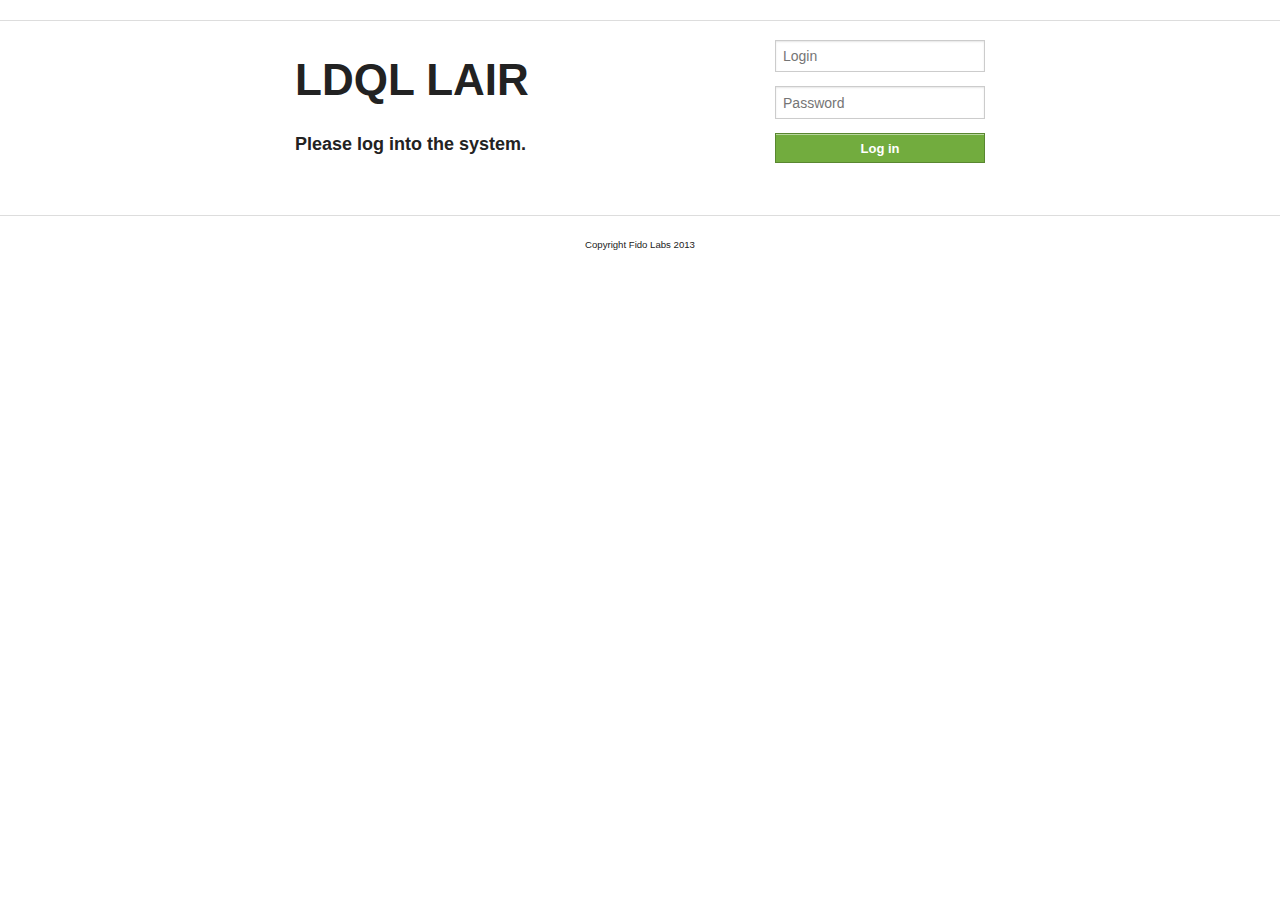
<file: login.html>
<!DOCTYPE html>
<!--[if IE 8]> 				 <html class="no-js lt-ie9" lang="en" > <![endif]-->
<!--[if gt IE 8]><!--> <html class="no-js" lang="en" > <!--<![endif]-->

<head>
	<meta charset="utf-8">
  <meta name="viewport" content="width=device-width">
  <title>LDQL Panel - Login page</title>

  
  <link rel="stylesheet" href="css/foundation.css">
  

  <script src="js/vendor/custom.modernizr.js"></script>

</head>
<body>
	<hr />
	<div class="row">
		<div class="large-9 columns large-centered">
		<div class="large-8 columns">
			<h1><blue>LDQL</blue> LAIR</h1>
			<h5>Please log into the system.</h4>
		</div>
		<div class="large-4 columns">
			<form data-abide>
	          <div class="row">
	            <div class="large-12 columns">
	              <input type="text" required placeholder="Login">
	            </div>
	          </div>
	          <div class="row">
	            <div class="large-12 columns">
	              <input type="text" required placeholder="Password">
	            </div>
	          </div>
	          <div class="row">
	            <div class="large-12 columns">
	              <input class="small button expand" type="submit" value="Log in">
	            </div>
	          </div>
<!-- 	          <div class="row">
	            <div class="large-12 columns">
	              <p class="text-small">
	                By clicking “Sign Up for Language Decoder API”, you agree to our terms of service and privacy policy.
	              </p>
	            </div>
	          </div> -->
	        </form>
		</div>
		</div>
	</div>
	<hr />
	<div class="row">
		<div class="large-3 columns large-centered">
			<center><small>Copyright Fido Labs 2013</small></center>
		</div>
	</div>
	

  <script>
  document.write('<script src=' +
  ('__proto__' in {} ? 'js/vendor/zepto' : 'js/vendor/jquery') +
  '.js><\/script>')
  </script>
  
  <script src="js/foundation.min.js"></script>
  
  
  <script>
    $(document).foundation();
  </script>
</body>
</html>
</file>
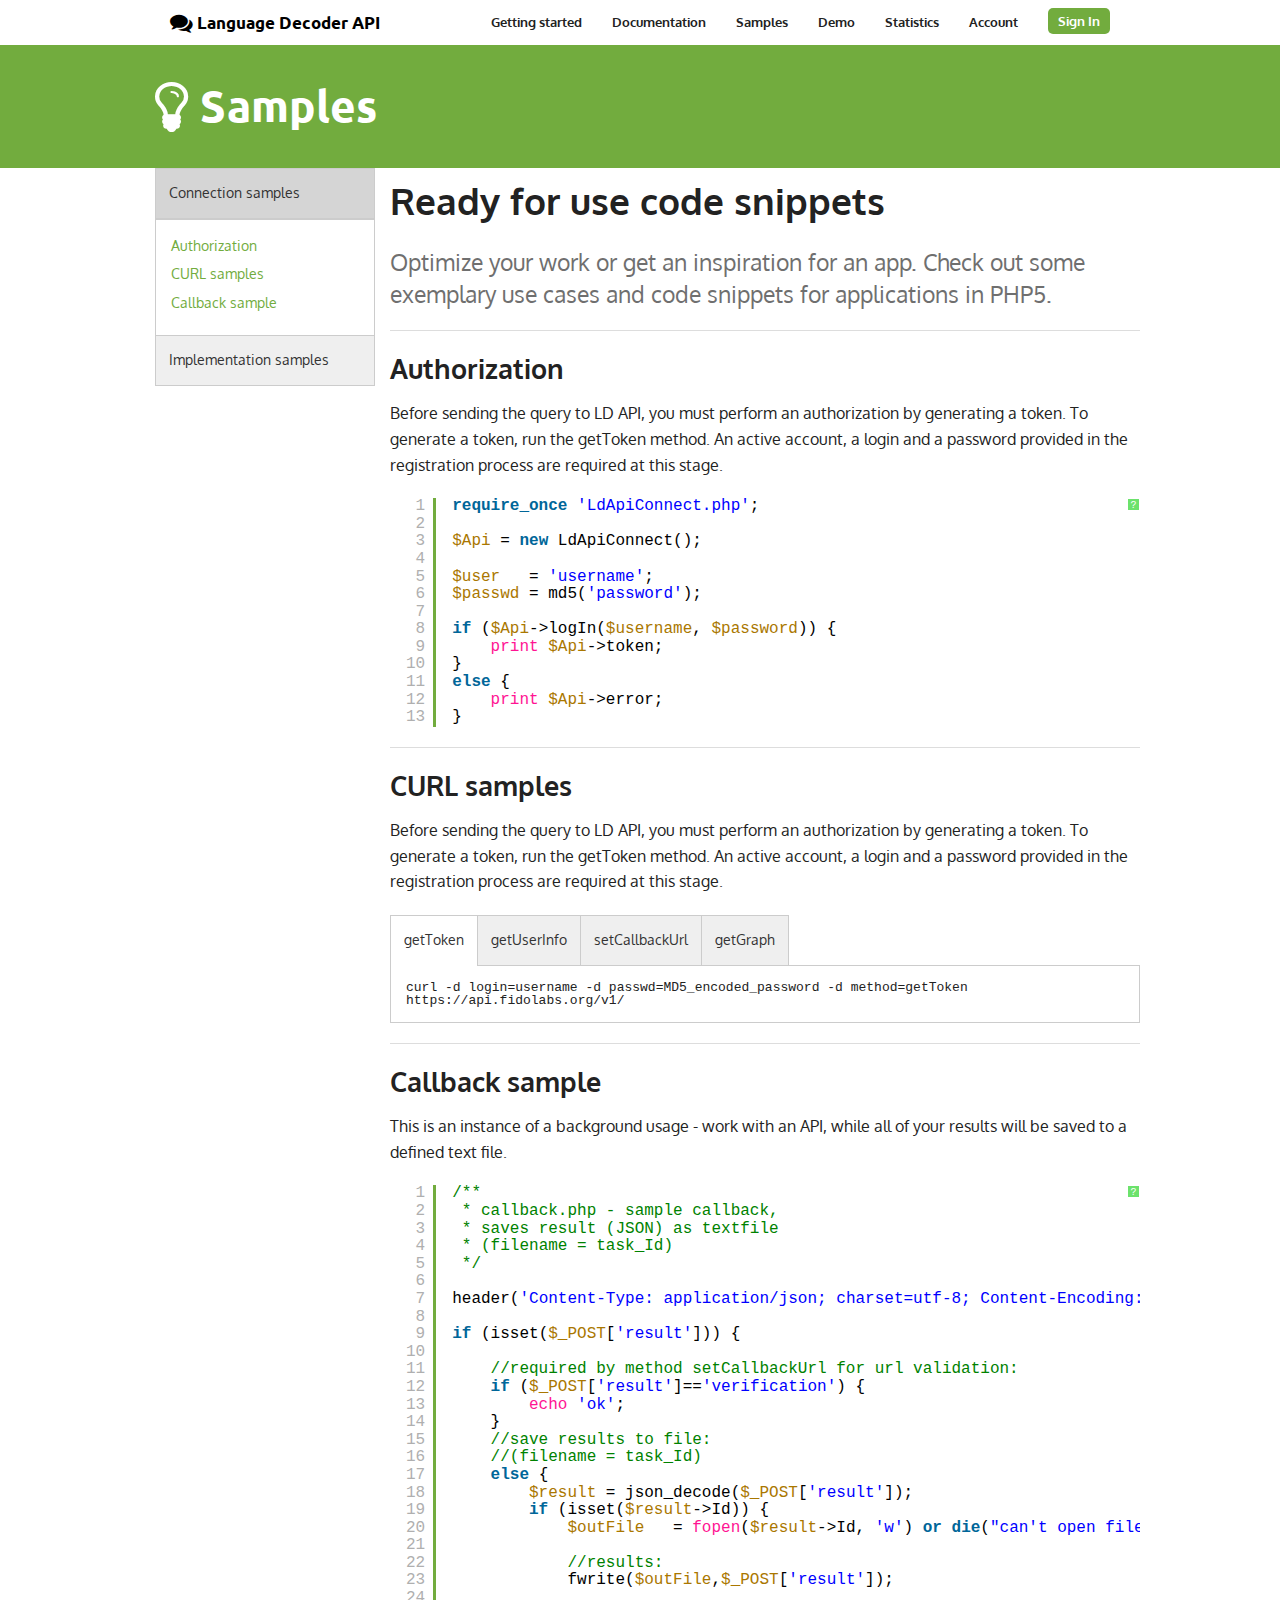
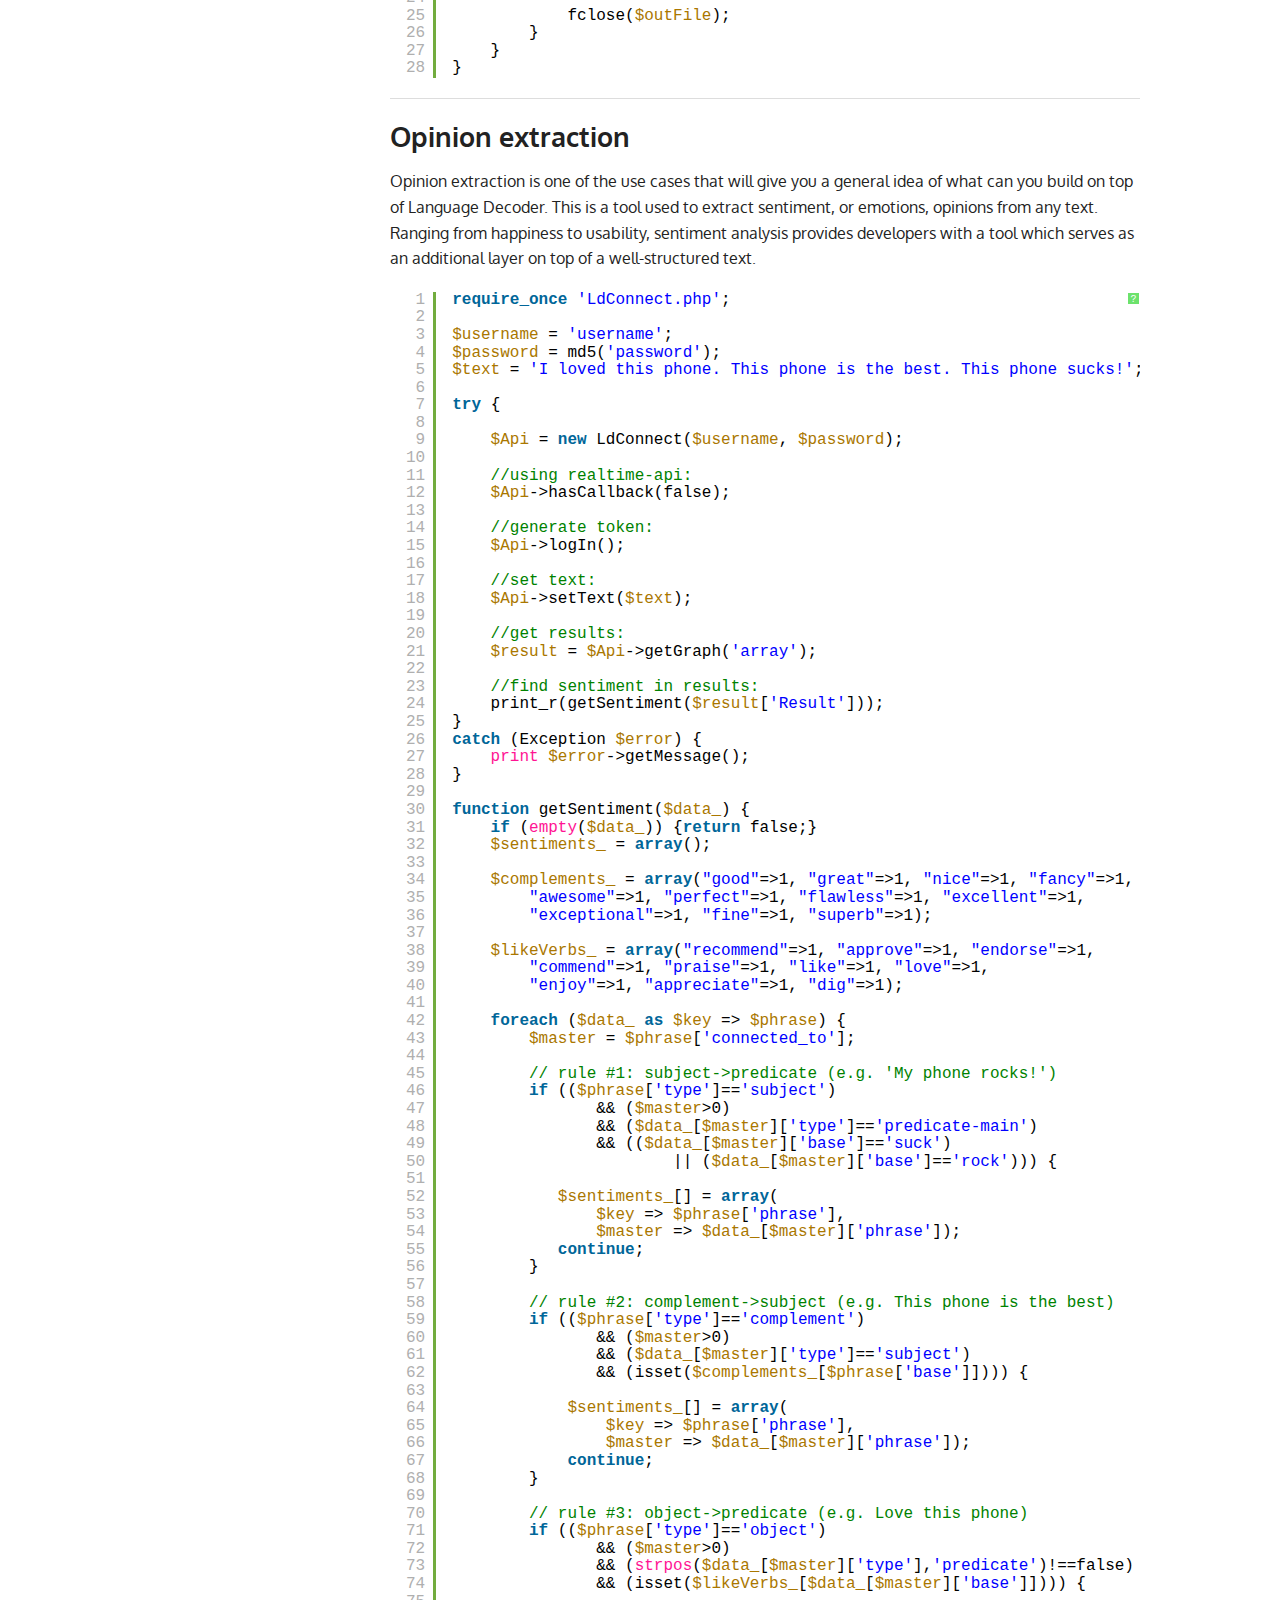
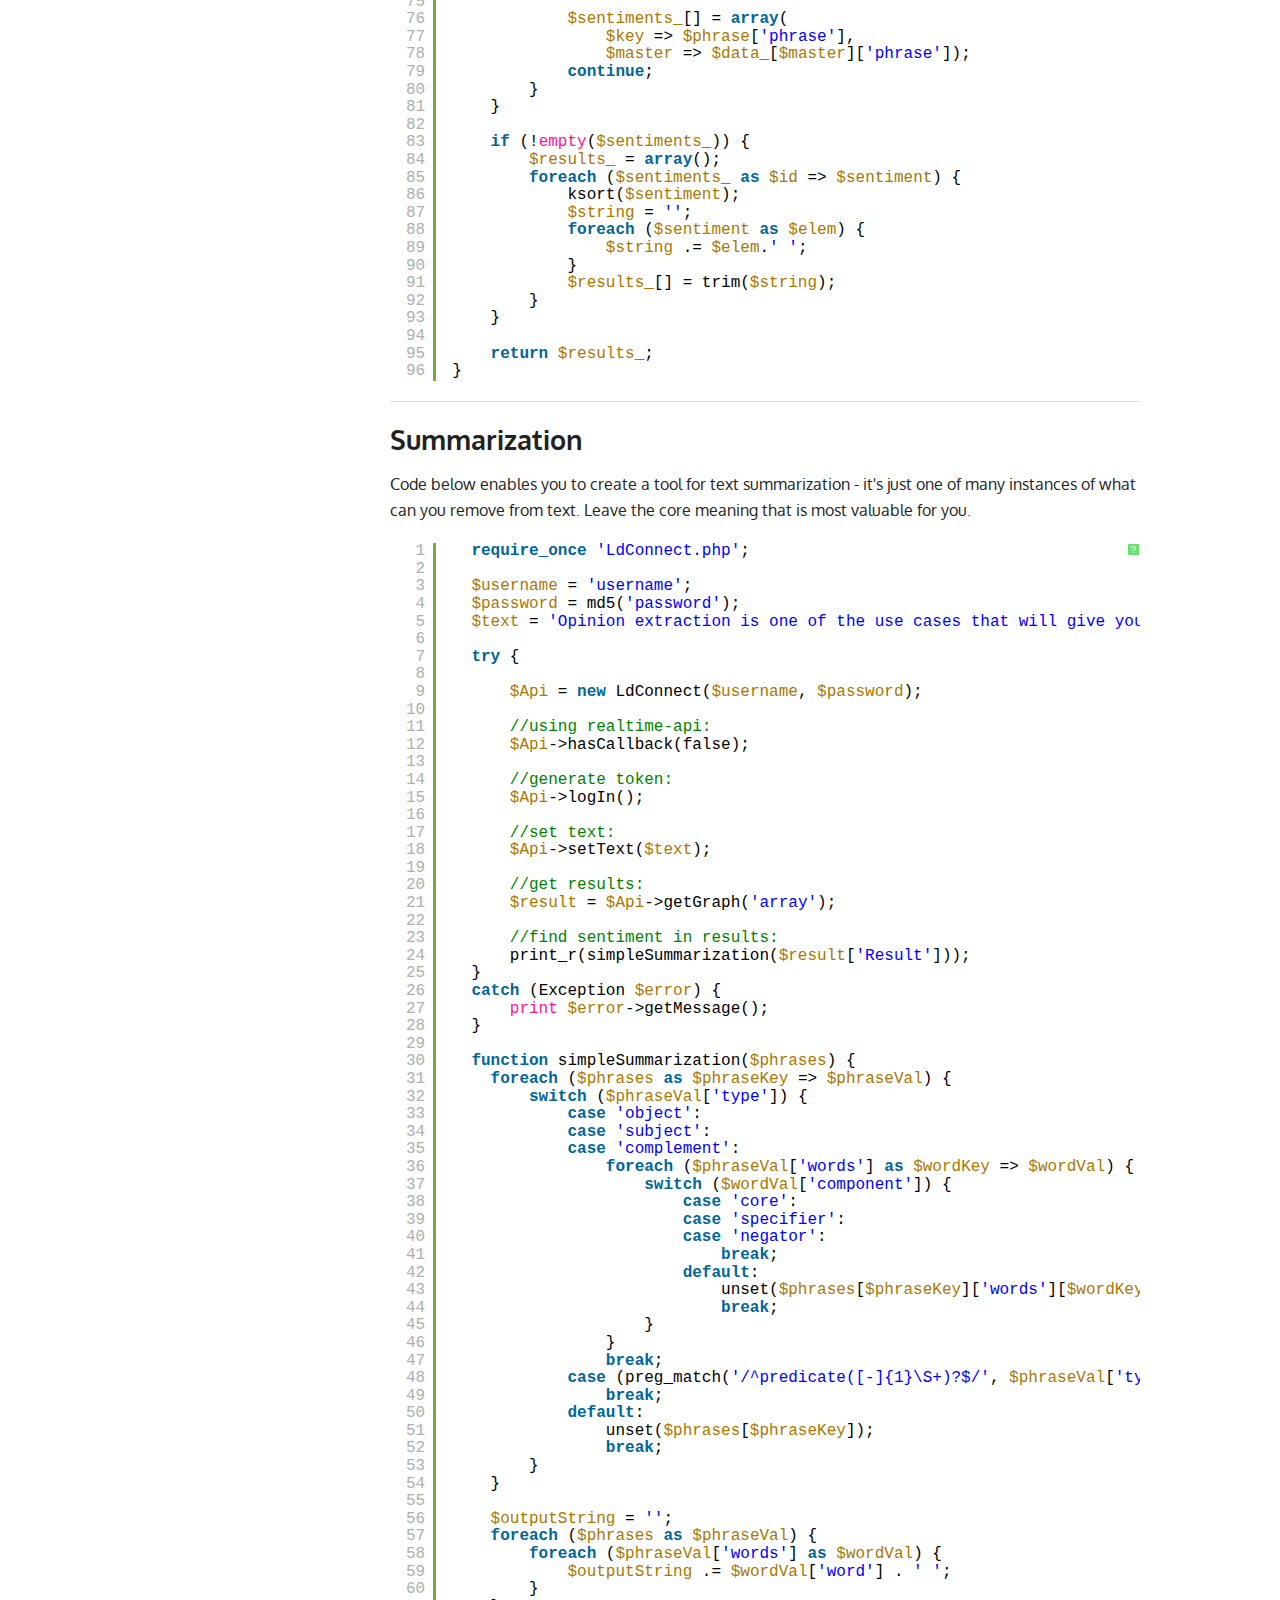
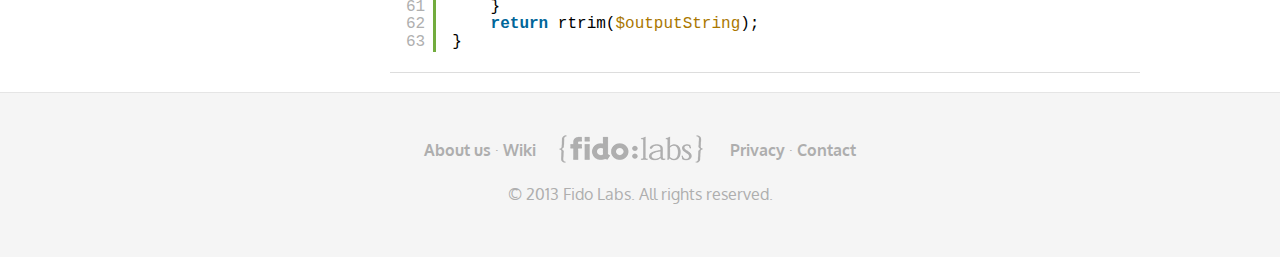
<file: samples.html>
<!DOCTYPE html>
<!--[if lt IE 7]>      <html class="no-js lt-ie9 lt-ie8 lt-ie7"> <![endif]-->
<!--[if IE 7]>         <html class="no-js lt-ie9 lt-ie8"> <![endif]-->
<!--[if IE 8]>         <html class="no-js lt-ie9"> <![endif]-->
<!--[if gt IE 8]><!--> 
<html class="no-js"> 
  <!--<![endif]-->
    <head>
      <meta charset="utf-8">
      <meta http-equiv="X-UA-Compatible" content="IE=edge,chrome=1">
      <meta name="description" content="Language Decoder - Game changing natural language processing technology.">
      <meta name="viewport" content="width=device-width">
      <title>Language Decoder API</title>
      <link rel="stylesheet" href="css/foundation.css">
      <link rel="stylesheet" href="css/style.css">
      <link rel="stylesheet" href="font-awesome/css/font-awesome.css">
      <link rel="stylesheet" href="css/shCore.css"/>
      <link rel="stylesheet" href="css/shThemeDefault.css"/>
      <link href='http://fonts.googleapis.com/css?family=Oxygen:400,700' rel='stylesheet' type='text/css'>
      <link href='http://fonts.googleapis.com/css?family=Ubuntu:300,400,700' rel='stylesheet' type='text/css'>

      <script src="js/vendor/custom.modernizr.js"></script>
      <script src="js/shCore.js"></script>
      <script src="js/shBrushPhp.js"></script>
      
    </head>
    <body>
    <!--[if lt IE 8]>
      <p class="chromeframe">You are using an <strong>outdated</strong> browser. Please <a href="http://browsehappy.com/">upgrade your browser</a> or <a href="http://www.google.com/chromeframe/?redirect=true">activate Google Chrome Frame</a> to improve your experience.</p>
    <![endif]-->

      <!-- Navigation -->
      <div class="fixed">
        <div class="navigation-pane">
          <div class="row">
            <div class="large-12 columns">
              <nav class="top-bar">
                <ul class="title-area">
                  <!-- Title Area -->
                  <li class="name">
                    <h1>
                      <a href="#">
                        <i class="icon-comments icon-large"></i> Language Decoder API
                      </a>
                    </h1>
                  </li>
                  <!-- Menu button for lower resolutions -->
                  <li class="toggle-topbar menu-icon"><a href="#"><span></span></a></li>
                </ul>
                <section class="top-bar-section">
                  <!-- Right Nav Section -->
                  <ul class="right">
                    <li>
                      <a href="start.html">Getting started</a>
                    </li>
                    <li>
                      <a href="docs.html">Documentation</a>
                    </li>
                    <li>
                      <a href="samples.html">Samples</a>
                    </li>
                    <li>
                      <a href="demo.html">Demo</a>
                    </li>
                    <li>
                      <a href="stats.html">Statistics</a>
                    </li>
                    <li>
                      <a href="account.html">Account</a>
                    </li>
                    <li class="has-form">
                      <a class="button" href="#" data-dropdown="drop">Sign In</a> <!-- Sign out po zalogowaniu -->
                      <!-- Dropdown -->
                      <div index id="drop" class="f-dropdown content" data-dropdown-content style="z-index: 999 !important;">
                        <div class="large-12 columns">
                          <h4>Sign in</h4>
                        </div>
                        <form data-abide>
                          <div class="row sign-in">
                            <div class="large-12 columns">
                              <label>Email:</label>
                              <input type="email" required placeholder="Email">
                              <small class="error">Proper email address is required.</small>
                            </div>
                          </div>
                          <div class="row sign-in">
                            <div class="large-12 columns">
                              <label>Password:</label>
                              <input type="password" required placeholder="Password">
                              <small class="error">Enter your password.</small>
                            </div>
                          </div>
                          <div class="row sign-in">
                            <div class="large-12 columns">
                              <input class="large button expand" type="submit" value="Sign In">
                            </div>
                          </div>
                        </form>
                      </div>

                    </li>
                  </ul>
                </section>
              </nav>
            </div>
          </div>
        </div>
      </div>

      <!-- Content -->
      <div class="content-header">
        <div class="row">
          <div class="large-12 columns">
            <h1 class="header"><i class="icon-lightbulb icon-large"></i> Samples</h1>
          </div>
        </div>
      </div>
      <div class="row">
        <div class="large-3 columns">
          <div class="section-container accordion" data-section="accordion">
            <section>
              <p class="title" data-section-title>
                <a href="#">Connection samples</a>
              </p>
              <div class="content" data-section-content>
                <ul class="side-nav">
                  <li><a href="#">Authorization</a></li>
                  <li><a href="#">CURL samples</a></li>
                  <li><a href="#">Callback sample</a></li>
                </ul>
              </div>
            </section>
            <section>
              <p class="title">
                <a href="#">Implementation samples</a>
              </p>
              <div class="content">
                <ul class="side-nav">
                  <li><a href="#">Opinion extraction</a></li>
                  <li><a href="#">Text summarization</a></li>
                </ul>
              </div>
            </section>
          </div>
        </div>
        <div class="large-9 columns">
          <div class="row docs-content">
            <h2>Ready for use code snippets</h2>
            <h4>Optimize your work or get an inspiration for an app. Check out some exemplary use cases and code snippets for applications in PHP5.</h4>
            <hr>

            <h3>Authorization</h3>
            <p>
              Before sending the query to LD API, you must perform an authorization by generating a token. To generate a token, run the getToken method. An active account, a login and a password provided in the registration process are required at this stage.
            </p>
            <pre  class="brush: php">
              require_once 'LdApiConnect.php';

              $Api = new LdApiConnect();

              $user   = 'username';
              $passwd = md5('password');

              if ($Api->logIn($username, $password)) {
                  print $Api->token;
              }
              else {
                  print $Api->error;
              }
            </pre>
            <hr>
            
            <h3>CURL samples</h3>
            <p>
              Before sending the query to LD API, you must perform an authorization by generating a token. To generate a token, run the getToken method. An active account, a login and a password provided in the registration process are required at this stage.
            </p>
            <div class="section-container auto" data-section>
              <section>
                <p class="title" data-section-title><a href="#panel1">getToken</a></p>
                <div class="content" data-section-content>
                  <pre style="white-space: pre-wrap;">curl -d login=username -d passwd=MD5_encoded_password -d method=getToken https://api.fidolabs.org/v1/</pre>
                </div>
              </section>
              <section>
                <p class="title" data-section-title><a href="#panel2">getUserInfo</a></p>
                <div class="content" data-section-content>
                  <pre style="white-space: pre-wrap;">curl -d login=username -d passwd=MD5_encoded_password -d method=getUserInfo https://api.fidolabs.org/v1/</pre>
                </div>
              </section>
              <section>
                <p class="title" data-section-title><a href="#panel2">setCallbackUrl</a></p>
                <div class="content" data-section-content>
                  <pre style="white-space: pre-wrap;">curl -d login=username -d passwd=MD5_encoded_password -d callback_url=http://my_calalback_url -d method=setCallbackUrl https://api.fidolabs.org/v1/</pre>
                </div>
              </section>
              <section>
                <p class="title" data-section-title><a href="#panel2">getGraph</a></p>
                <div class="content" data-section-content>
                  <pre style="white-space: pre-wrap;">curl -d token=MD5_encoded_token_with_passwd -d data=test -d method=getGraph http://api.fidolabs.org/v1/</pre>
                </div>
              </section>
            </div>
            <hr>

            <h3>Callback sample</h3>
            <p>
              This is an instance of a background usage - work with an API, while all of your results will be saved to a defined text file.
            </p>
            <pre  class="brush: php">
              /**
               * callback.php - sample callback,
               * saves result (JSON) as textfile
               * (filename = task_Id)
               */

              header('Content-Type: application/json; charset=utf-8; Content-Encoding: gzip; Content-Transfer-Encoding: binary');

              if (isset($_POST['result'])) {
                  
                  //required by method setCallbackUrl for url validation:
                  if ($_POST['result']=='verification') {
                      echo 'ok';
                  }
                  //save results to file:
                  //(filename = task_Id)
                  else {
                      $result = json_decode($_POST['result']);
                      if (isset($result->Id)) {
                          $outFile   = fopen($result->Id, 'w') or die("can't open file");

                          //results:
                          fwrite($outFile,$_POST['result']);

                          fclose($outFile);
                      }
                  }
              }
            </pre>
            <hr>
            
            <h3>Opinion extraction</h3>
            <p>
              Opinion extraction is one of the use cases that will give you a general idea of what can you build on top of Language Decoder. This is a tool used to extract sentiment, or emotions, opinions from any text. Ranging from happiness to usability, sentiment analysis provides developers with a tool which serves as an additional layer on top of a well-structured text. 
            </p>
            <pre  class="brush: php">
              require_once 'LdConnect.php';

              $username = 'username';
              $password = md5('password');
              $text = 'I loved this phone. This phone is the best. This phone sucks!';

              try {
                  
                  $Api = new LdConnect($username, $password);

                  //using realtime-api:
                  $Api->hasCallback(false);

                  //generate token:
                  $Api->logIn();

                  //set text:
                  $Api->setText($text);
                  
                  //get results:
                  $result = $Api->getGraph('array');
                  
                  //find sentiment in results:
                  print_r(getSentiment($result['Result']));
              }
              catch (Exception $error) {
                  print $error->getMessage();
              }

              function getSentiment($data_) {
                  if (empty($data_)) {return false;}
                  $sentiments_ = array();

                  $complements_ = array("good"=>1, "great"=>1, "nice"=>1, "fancy"=>1,
                      "awesome"=>1, "perfect"=>1, "flawless"=>1, "excellent"=>1,
                      "exceptional"=>1, "fine"=>1, "superb"=>1);

                  $likeVerbs_ = array("recommend"=>1, "approve"=>1, "endorse"=>1,
                      "commend"=>1, "praise"=>1, "like"=>1, "love"=>1,
                      "enjoy"=>1, "appreciate"=>1, "dig"=>1);

                  foreach ($data_ as $key => $phrase) {
                      $master = $phrase['connected_to'];

                      // rule #1: subject->predicate (e.g. 'My phone rocks!')
                      if (($phrase['type']=='subject')
                             && ($master>0)
                             && ($data_[$master]['type']=='predicate-main')
                             && (($data_[$master]['base']=='suck')
                                     || ($data_[$master]['base']=='rock'))) {

                         $sentiments_[] = array(
                             $key => $phrase['phrase'],
                             $master => $data_[$master]['phrase']);
                         continue;
                      }

                      // rule #2: complement->subject (e.g. This phone is the best)
                      if (($phrase['type']=='complement')
                             && ($master>0)
                             && ($data_[$master]['type']=='subject')
                             && (isset($complements_[$phrase['base']]))) {
                             
                          $sentiments_[] = array(
                              $key => $phrase['phrase'],
                              $master => $data_[$master]['phrase']);
                          continue;
                      }

                      // rule #3: object->predicate (e.g. Love this phone)
                      if (($phrase['type']=='object')
                             && ($master>0)
                             && (strpos($data_[$master]['type'],'predicate')!==false)
                             && (isset($likeVerbs_[$data_[$master]['base']]))) {

                          $sentiments_[] = array(
                              $key => $phrase['phrase'],
                              $master => $data_[$master]['phrase']);
                          continue;
                      }
                  }

                  if (!empty($sentiments_)) {
                      $results_ = array();
                      foreach ($sentiments_ as $id => $sentiment) {
                          ksort($sentiment);
                          $string = '';
                          foreach ($sentiment as $elem) {
                              $string .= $elem.' ';
                          }
                          $results_[] = trim($string);
                      }
                  }

                  return $results_;
              }
            </pre>
            <hr>

            <h3>Summarization</h3>
            <p>
              Code below enables you to create a tool for text summarization - it's just one of many instances of what can you remove from text. Leave the core meaning that is most valuable for you.
            </p>
            <pre  class="brush: php">
              require_once 'LdConnect.php';
 
              $username = 'username';
              $password = md5('password');
              $text = 'Opinion extraction is one of the use cases that will give you a general idea of what can you build on top of Language Decoder. This is a tool used to extract sentiment, or emotions, opinions from any text.';
               
              try {
                   
                  $Api = new LdConnect($username, $password);
               
                  //using realtime-api:
                  $Api->hasCallback(false);
               
                  //generate token:
                  $Api->logIn();
               
                  //set text:
                  $Api->setText($text);
                   
                  //get results:
                  $result = $Api->getGraph('array');
                   
                  //find sentiment in results:
                  print_r(simpleSummarization($result['Result']));
              }
              catch (Exception $error) {
                  print $error->getMessage();
              }

              function simpleSummarization($phrases) {
                foreach ($phrases as $phraseKey => $phraseVal) {
                    switch ($phraseVal['type']) {
                        case 'object':
                        case 'subject':
                        case 'complement':
                            foreach ($phraseVal['words'] as $wordKey => $wordVal) {
                                switch ($wordVal['component']) {
                                    case 'core':
                                    case 'specifier':
                                    case 'negator':
                                        break;
                                    default:
                                        unset($phrases[$phraseKey]['words'][$wordKey]);
                                        break;
                                }
                            }
                            break;
                        case (preg_match('/^predicate([-]{1}\S+)?$/', $phraseVal['type']) ? true : false):
                            break;
                        default:
                            unset($phrases[$phraseKey]);
                            break;
                    }
                }

                $outputString = '';
                foreach ($phrases as $phraseVal) {
                    foreach ($phraseVal['words'] as $wordVal) {
                        $outputString .= $wordVal['word'] . ' ';
                    }
                }
                return rtrim($outputString);
            }

            </pre>
            <hr>

          </div>
        </div>
      </div>
      <!-- Footer -->
      <div class="footer">
        <div class="row footer-content">
          <p class="footer-links">
            <a href="#">About us</a> · 
            <a href="#">Wiki</a><img class="footer-logo" alt="" src="img/fidolabs-logo.png">
            <a href="#">Privacy</a> · 
            <a href="#">Contact</a>
          </p>
          <p class="footer-disclaimer">© 2013 Fido Labs. All rights reserved.</p>
        </div>
      </div>


      <!-- Final scripts -->
      <div id="fb-root"></div>
      <script>(function(d, s, id) {
                var js, fjs = d.getElementsByTagName(s)[0];
                if (d.getElementById(id)) return;
                js = d.createElement(s); js.id = id;
                js.src = "//connect.facebook.net/pl_PL/all.js#xfbml=1&appId=264352513616387";
                fjs.parentNode.insertBefore(js, fjs);
              }(document, 'script', 'facebook-jssdk'));
      </script>

      <script>
        document.write('<script src=' +
        ('__proto__' in {} ? 'js/vendor/zepto' : 'js/vendor/jquery') +
        '.js><\/script>')
      </script>

      <script src="js/foundation.min.js"></script>

      <script>
        $(document).foundation();
      </script>

      <script>
          var _gaq=[['_setAccount','UA-XXXXX-X'],['_trackPageview']];
          (function(d,t){var g=d.createElement(t),s=d.getElementsByTagName(t)[0];
          g.src='//www.google-analytics.com/ga.js';
          s.parentNode.insertBefore(g,s)}(document,'script'));
      </script>
      <!-- Syntax Highliter -->

      <script type="text/javascript">
           SyntaxHighlighter.all()
      </script>
      
    </body>
  </html>
</file>
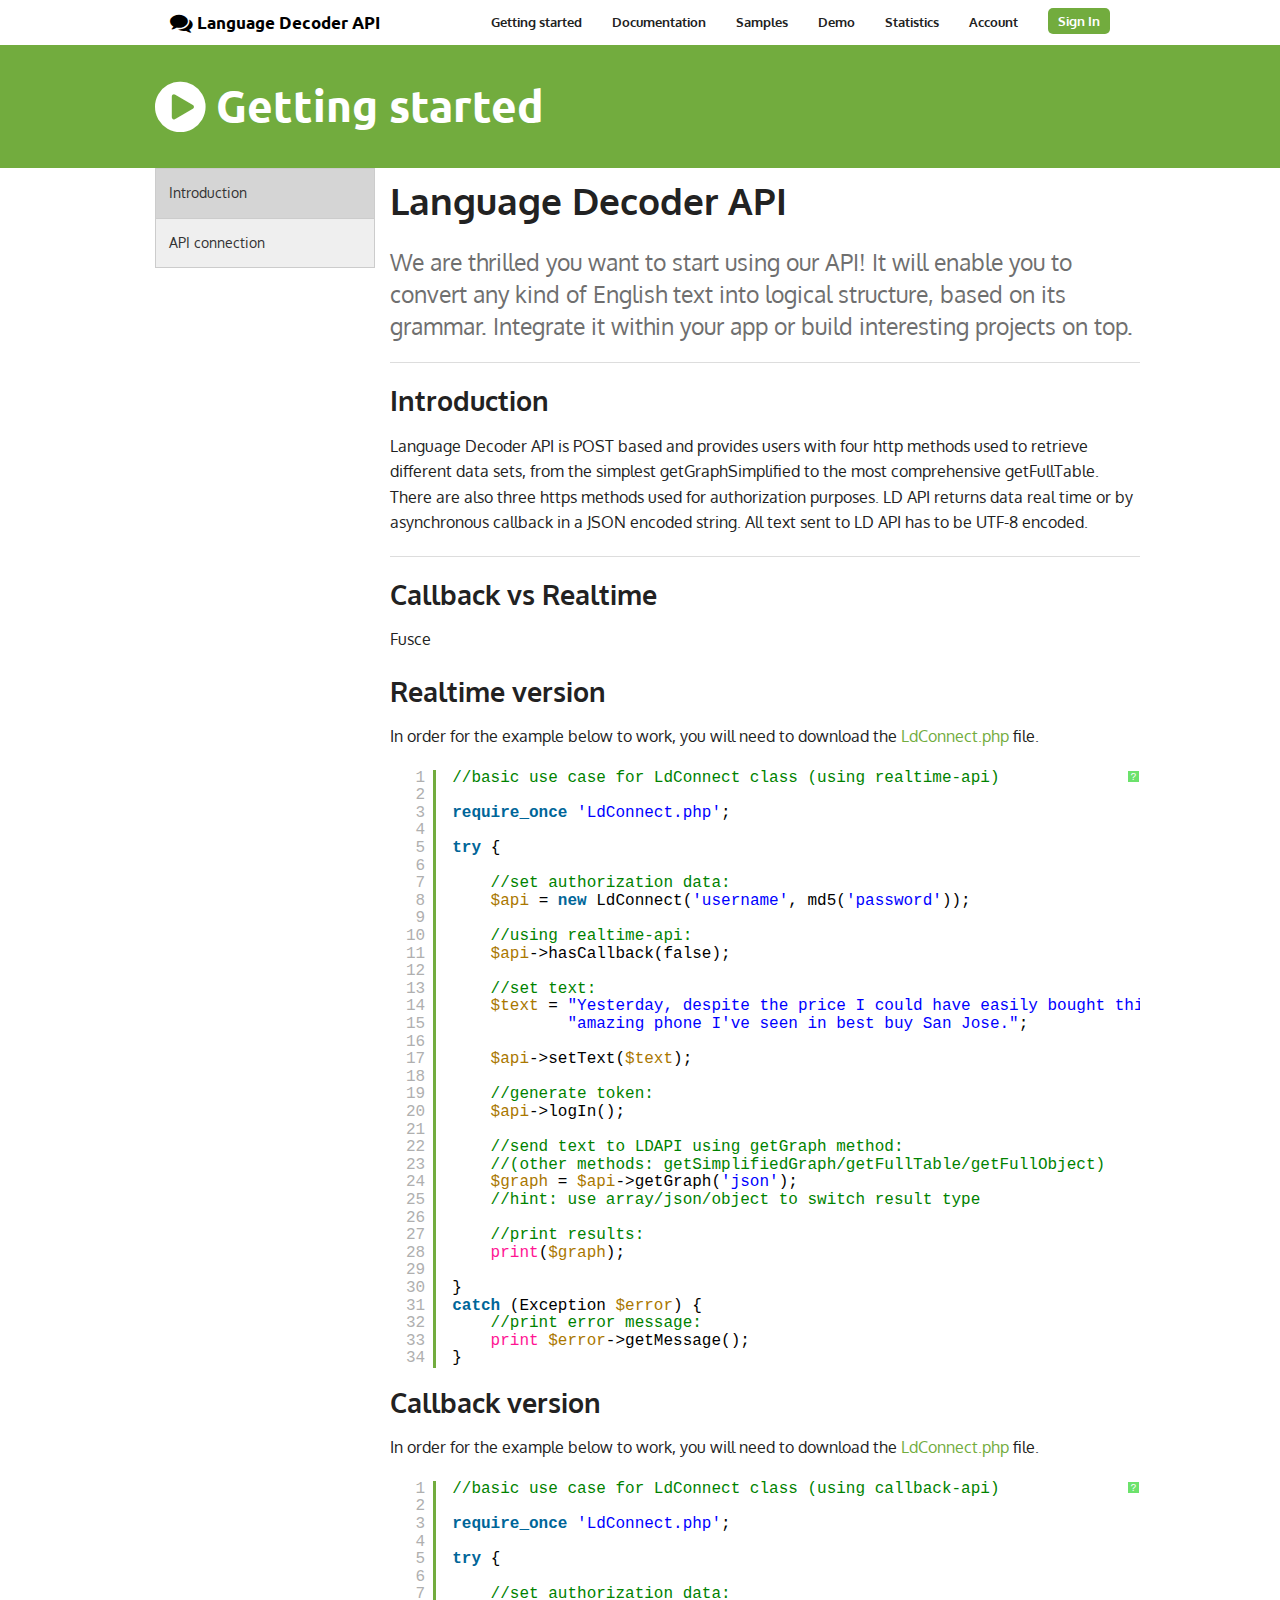
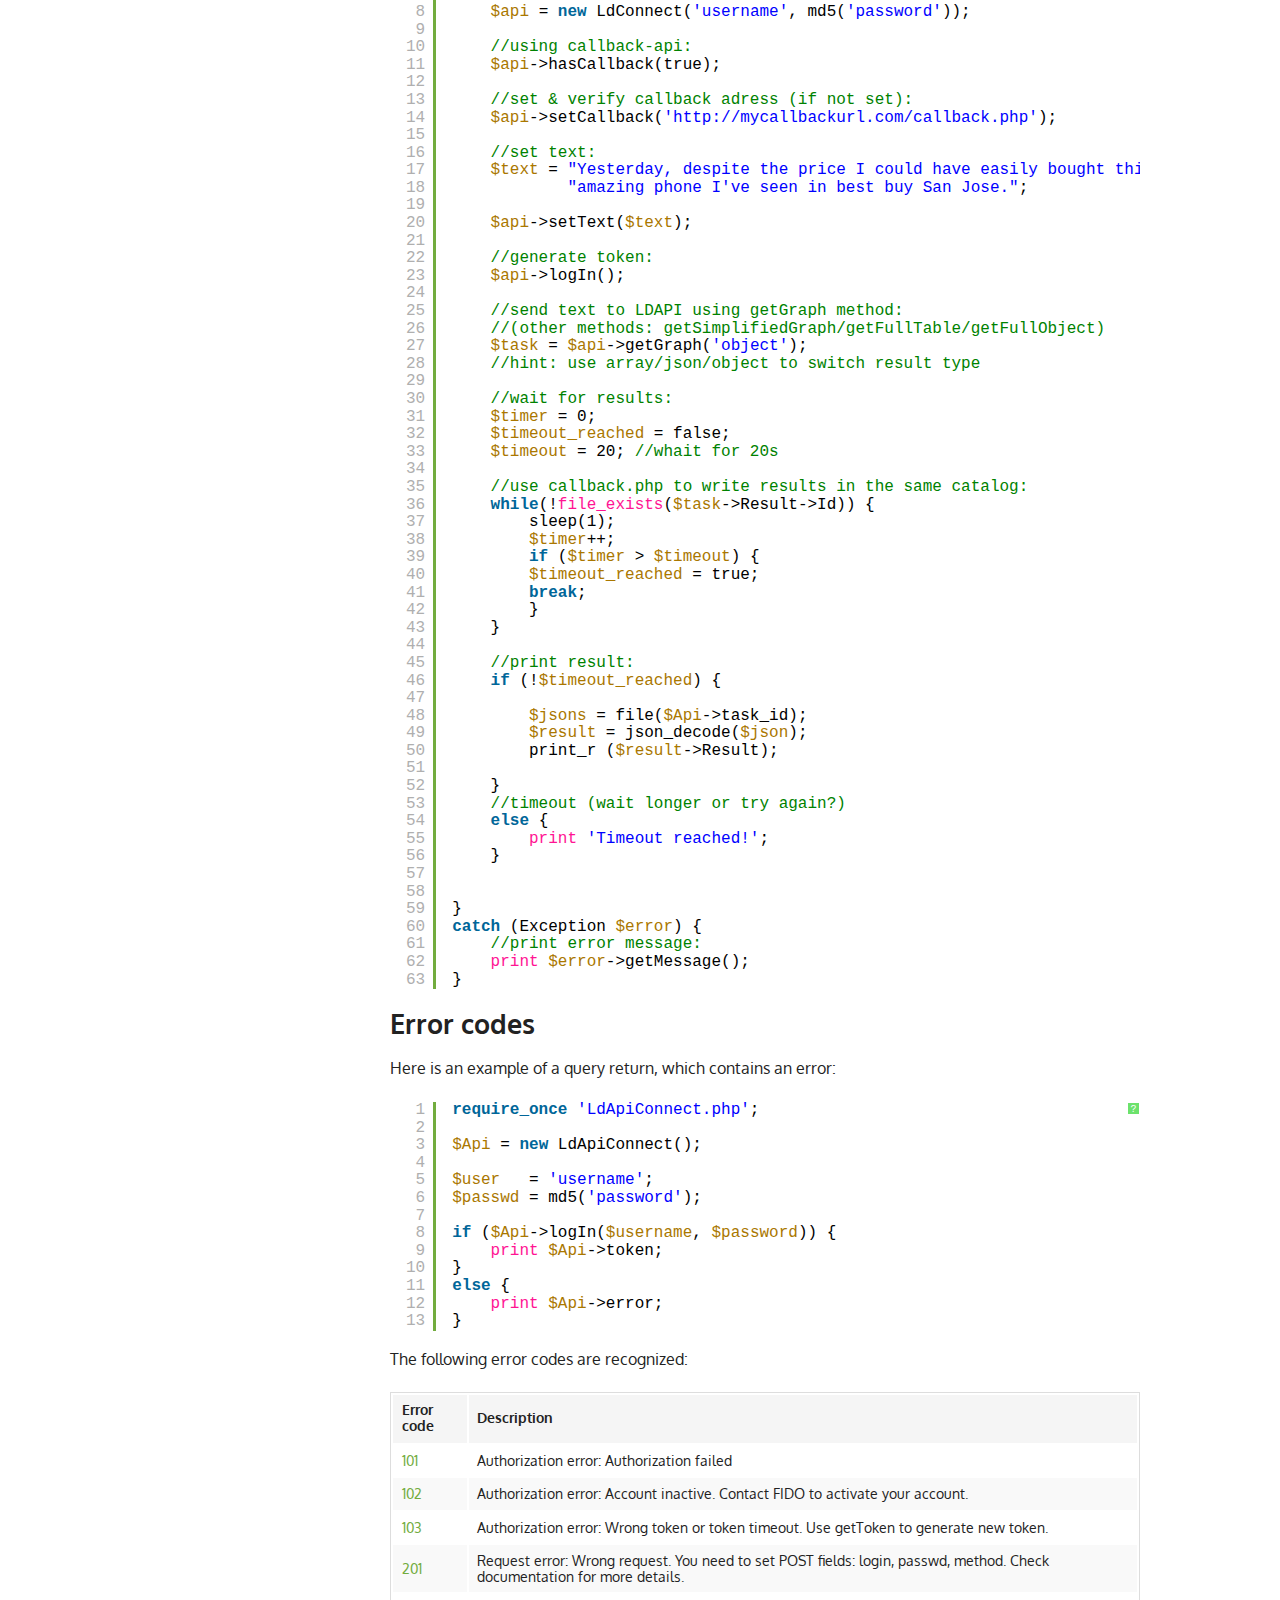
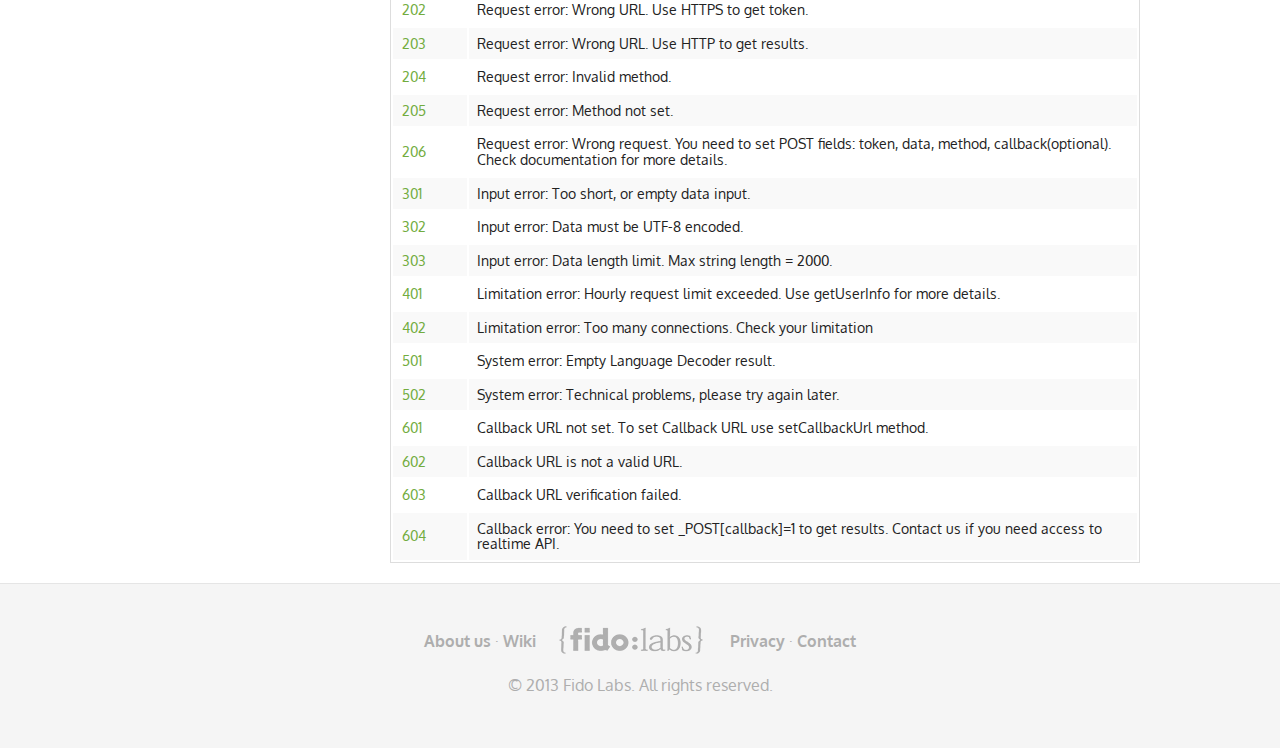
<file: start.html>
<!DOCTYPE html>
<!--[if lt IE 7]>      <html class="no-js lt-ie9 lt-ie8 lt-ie7"> <![endif]-->
<!--[if IE 7]>         <html class="no-js lt-ie9 lt-ie8"> <![endif]-->
<!--[if IE 8]>         <html class="no-js lt-ie9"> <![endif]-->
<!--[if gt IE 8]><!--> 
<html class="no-js"> 
  <!--<![endif]-->
    <head>
      <meta charset="utf-8">
      <meta http-equiv="X-UA-Compatible" content="IE=edge,chrome=1">
      <meta name="description" content="Language Decoder - Game changing natural language processing technology.">
      <meta name="viewport" content="width=device-width">
      <title>Language Decoder API</title>
      <link rel="stylesheet" href="css/foundation.css">
      <link rel="stylesheet" href="css/style.css">
      <link rel="stylesheet" href="font-awesome/css/font-awesome.css">
      <link rel="stylesheet" href="css/shCore.css"/>
      <link rel="stylesheet" href="css/shThemeDefault.css"/>
      <link href='http://fonts.googleapis.com/css?family=Oxygen:400,700' rel='stylesheet' type='text/css'>
      <link href='http://fonts.googleapis.com/css?family=Ubuntu:300,400,700' rel='stylesheet' type='text/css'>
      
      <script src="js/vendor/custom.modernizr.js"></script>
      <script src="js/shCore.js"></script>
      <script src="js/shBrushPhp.js"></script>
    </head>
    <body>
    <!--[if lt IE 8]>
      <p class="chromeframe">You are using an <strong>outdated</strong> browser. Please <a href="http://browsehappy.com/">upgrade your browser</a> or <a href="http://www.google.com/chromeframe/?redirect=true">activate Google Chrome Frame</a> to improve your experience.</p>
    <![endif]-->

      <!-- Navigation -->
      <div class="fixed">
        <div class="navigation-pane">
          <div class="row">
            <div class="large-12 columns">
              <nav class="top-bar">
                <ul class="title-area">
                  <!-- Title Area -->
                  <li class="name">
                    <h1>
                      <a href="#">
                        <i class="icon-comments icon-large"></i> Language Decoder API
                      </a>
                    </h1>
                  </li>
                  <!-- Menu button for lower resolutions -->
                  <li class="toggle-topbar menu-icon"><a href="#"><span></span></a></li>
                </ul>
                <section class="top-bar-section">
                  <!-- Right Nav Section -->
                  <ul class="right">
                    <li>
                      <a href="start.html">Getting started</a>
                    </li>
                    <li>
                      <a href="docs.html">Documentation</a>
                    </li>
                    <li>
                      <a href="samples.html">Samples</a>
                    </li>
                    <li>
                      <a href="demo.html">Demo</a>
                    </li>
                    <li>
                      <a href="stats.html">Statistics</a>
                    </li>
                    <li>
                      <a href="account.html">Account</a>
                    </li>
                    <li class="has-form">
                      <a class="button" href="#" data-dropdown="drop">Sign In</a> <!-- Sign out po zalogowaniu -->
                      <!-- Dropdown -->
                      <div index id="drop" class="f-dropdown content" data-dropdown-content style="z-index: 999 !important;">
                        <div class="large-12 columns">
                          <h4>Sign in</h4>
                        </div>
                        <form data-abide>
                          <div class="row sign-in">
                            <div class="large-12 columns">
                              <label>Email:</label>
                              <input type="email" required placeholder="Email">
                              <small class="error">Proper email address is required.</small>
                            </div>
                          </div>
                          <div class="row sign-in">
                            <div class="large-12 columns">
                              <label>Password:</label>
                              <input type="password" required placeholder="Password">
                              <small class="error">Enter your password.</small>
                            </div>
                          </div>
                          <div class="row sign-in">
                            <div class="large-12 columns">
                              <input class="large button expand" type="submit" value="Sign In">
                            </div>
                          </div>
                        </form>
                      </div>

                    </li>
                  </ul>
                </section>
              </nav>
            </div>
          </div>
        </div>
      </div>

      <!-- Content -->
      <div class="content-header">
        <div class="row">
          <div class="large-12 columns">
            <h1 class="header"><i class="icon-play-sign icon-large"></i> Getting started</h1>
          </div>
        </div>
      </div>
      <div class="row">
        <div class="large-3 columns">
          <div class="section-container accordion" data-section="accordion">
            <section>
              <p class="title" data-section-title>
                <a href="#">Introduction</a>
              </p>
            </section>
            <section>
              <p class="title">
                <a href="#">API connection</a>
              </p>
              <div class="content">
                <ul class="side-nav">
                  <li><a href="#">Callback vs Realtime</a></li>
                  <li><a href="#">Realtime version</a></li>
                  <li><a href="#">Callback version</a></li>
                  <li><a href="#">Error codes</a></li>
                </ul>
              </div>
            </section>
          </div>
        </div>
        <div class="large-9 columns">
          <div class="row docs-content">
            <h2>Language Decoder API</h2>
            <h4>We are thrilled you want to start using our API! It will enable you to convert any kind of English text into logical structure, based on its grammar. Integrate it within your app or build interesting projects on top.</h4>
            <hr>
            <a name="getGraph"></a>
            <h3>Introduction</h3>
            <p>
              Language Decoder API is POST based and provides users with four http methods used to retrieve different data sets, from the simplest getGraphSimplified to the most comprehensive getFullTable. There are also three https methods used for authorization purposes. LD API returns data real time or by asynchronous callback in a JSON encoded string. All text sent to LD API has to be UTF-8 encoded.
            </p>
            <hr>
            <h3>Callback vs Realtime</h3>
            <p>
              Fusce
            </p>
            <h3>Realtime version</h3>
            <p>
              In order for the example below to work, you will need to download the <a href="">LdConnect.php</a> file.
            </p>
            <pre  class="brush: php">
              //basic use case for LdConnect class (using realtime-api)

              require_once 'LdConnect.php';

              try {

                  //set authorization data:
                  $api = new LdConnect('username', md5('password'));

                  //using realtime-api:
                  $api->hasCallback(false);

                  //set text:
                  $text = "Yesterday, despite the price I could have easily bought this".
                          "amazing phone I've seen in best buy San Jose.";
                  
                  $api->setText($text);

                  //generate token:
                  $api->logIn();

                  //send text to LDAPI using getGraph method:
                  //(other methods: getSimplifiedGraph/getFullTable/getFullObject)
                  $graph = $api->getGraph('json');
                  //hint: use array/json/object to switch result type

                  //print results:
                  print($graph);

              }
              catch (Exception $error) {
                  //print error message:
                  print $error->getMessage();
              }
            </pre>
            <h3>Callback version</h3>
            <p>
              In order for the example below to work, you will need to download the <a href="">LdConnect.php</a> file.
            </p>
            <pre  class="brush: php">
              //basic use case for LdConnect class (using callback-api)

              require_once 'LdConnect.php';

              try {

                  //set authorization data:
                  $api = new LdConnect('username', md5('password'));

                  //using callback-api:
                  $api->hasCallback(true);

                  //set & verify callback adress (if not set):
                  $api->setCallback('http://mycallbackurl.com/callback.php');

                  //set text:
                  $text = "Yesterday, despite the price I could have easily bought this".
                          "amazing phone I've seen in best buy San Jose.";
                  
                  $api->setText($text);

                  //generate token:
                  $api->logIn();

                  //send text to LDAPI using getGraph method:
                  //(other methods: getSimplifiedGraph/getFullTable/getFullObject)
                  $task = $api->getGraph('object');
                  //hint: use array/json/object to switch result type

                  //wait for results:
                  $timer = 0;
                  $timeout_reached = false;
                  $timeout = 20; //whait for 20s

                  //use callback.php to write results in the same catalog:
                  while(!file_exists($task->Result->Id)) {
                      sleep(1);
                      $timer++;
                      if ($timer > $timeout) {
                      $timeout_reached = true;
                      break;
                      }
                  }

                  //print result:
                  if (!$timeout_reached) {
                      
                      $jsons = file($Api->task_id);
                      $result = json_decode($json);
                      print_r ($result->Result);
                      
                  }
                  //timeout (wait longer or try again?)
                  else {
                      print 'Timeout reached!';
                  }


              }
              catch (Exception $error) {
                  //print error message:
                  print $error->getMessage();
              }
            </pre>
            <h3>Error codes</h3>
            <p>
              Here is an example of a query return, which contains an error:
            </p>
            <pre  class="brush: php">
              require_once 'LdApiConnect.php';

              $Api = new LdApiConnect();

              $user   = 'username';
              $passwd = md5('password');

              if ($Api->logIn($username, $password)) {
                  print $Api->token;
              }
              else {
                  print $Api->error;
              }
            </pre>
            <p>The following error codes are recognized:</p>
            <table>
              <thead>
                <tr>
                  <th>Error code</th>
                  <th>Description</th>
                </tr>
              </thead>
              <tbody>
                <tr>
                  <td class="colored">101</td>
                  <td>Authorization error: Authorization failed</td>
                </tr>
                <tr>
                  <td class="colored">102</td>
                  <td>Authorization error: Account inactive. Contact FIDO to activate your account.</td>
                </tr>
                <tr>
                  <td class="colored">103</td>
                  <td>Authorization error: Wrong token or token timeout. Use getToken to generate new token.</td>
                </tr>
                <tr>
                  <td class="colored">201</td>
                  <td>Request error: Wrong request. You need to set POST fields: login, passwd, method. Check documentation for more details.</td>
                </tr>
                <tr>
                  <td class="colored">202</td>
                  <td>Request error: Wrong URL. Use HTTPS to get token.</td>
                </tr>
                <tr>
                  <td class="colored">203</td>
                  <td>Request error: Wrong URL. Use HTTP to get results.</td>
                </tr>
                <tr>
                  <td class="colored">204</td>
                  <td>Request error: Invalid method.</td>
                </tr>
                <tr>
                  <td class="colored">205</td>
                  <td>Request error: Method not set.</td>
                </tr>
                <tr>
                  <td class="colored">206</td>
                  <td>Request error: Wrong request. You need to set POST fields: token, data, method, callback(optional). Check documentation for more details.</td>
                </tr>
                <tr>
                  <td class="colored">301</td>
                  <td>Input error: Too short, or empty data input.</td>
                </tr>
                <tr>
                  <td class="colored">302</td>
                  <td>Input error: Data must be UTF-8 encoded.</td>
                </tr>
                <tr>
                  <td class="colored">303</td>
                  <td>Input error: Data length limit. Max string length = 2000.</td>
                </tr>
                <tr>
                  <td class="colored">401</td>
                  <td>Limitation error: Hourly request limit exceeded. Use getUserInfo for more details.</td>
                </tr>
                <tr>
                  <td class="colored">402</td>
                  <td>Limitation error: Too many connections. Check your limitation</td>
                </tr>
                <tr>
                  <td class="colored">501</td>
                  <td>System error: Empty Language Decoder result.</td>
                </tr>
                <tr>
                  <td class="colored">502</td>
                  <td>System error: Technical problems, please try again later.</td>
                </tr>
                <tr>
                  <td class="colored">601</td>
                  <td>Callback URL not set. To set Callback URL use setCallbackUrl method.</td>
                </tr>
                <tr>
                  <td class="colored">602</td>
                  <td>Callback URL is not a valid URL.</td>
                </tr>
                <tr>
                  <td class="colored">603</td>
                  <td>Callback URL verification failed.</td>
                </tr>
                <tr>
                  <td class="colored">604</td>
                  <td>Callback error: You need to set _POST[callback]=1 to get results. Contact us if you need access to realtime API.</td>
                </tr>
              </tbody>
            </table>
          </div>
        </div>
      </div>
      <!-- Footer -->
      <div class="footer">
        <div class="row footer-content">
          <p class="footer-links">
            <a href="#">About us</a> · 
            <a href="#">Wiki</a><img class="footer-logo" alt="" src="img/fidolabs-logo.png">
            <a href="#">Privacy</a> · 
            <a href="#">Contact</a>
          </p>
          <p class="footer-disclaimer">© 2013 Fido Labs. All rights reserved.</p>
        </div>
      </div>


      <!-- Final scripts -->
      <div id="fb-root"></div>
      <script>(function(d, s, id) {
                var js, fjs = d.getElementsByTagName(s)[0];
                if (d.getElementById(id)) return;
                js = d.createElement(s); js.id = id;
                js.src = "//connect.facebook.net/pl_PL/all.js#xfbml=1&appId=264352513616387";
                fjs.parentNode.insertBefore(js, fjs);
              }(document, 'script', 'facebook-jssdk'));
      </script>

      <script>
        document.write('<script src=' +
        ('__proto__' in {} ? 'js/vendor/zepto' : 'js/vendor/jquery') +
        '.js><\/script>')
      </script>

      <script src="js/foundation.min.js"></script>

      <script>
        $(document).foundation();
      </script>

      <script>
          var _gaq=[['_setAccount','UA-XXXXX-X'],['_trackPageview']];
          (function(d,t){var g=d.createElement(t),s=d.getElementsByTagName(t)[0];
          g.src='//www.google-analytics.com/ga.js';
          s.parentNode.insertBefore(g,s)}(document,'script'));
      </script>
      <!-- Syntax Highliter -->

      <script type="text/javascript">
           SyntaxHighlighter.all()
      </script>
    </body>
  </html>
</file>
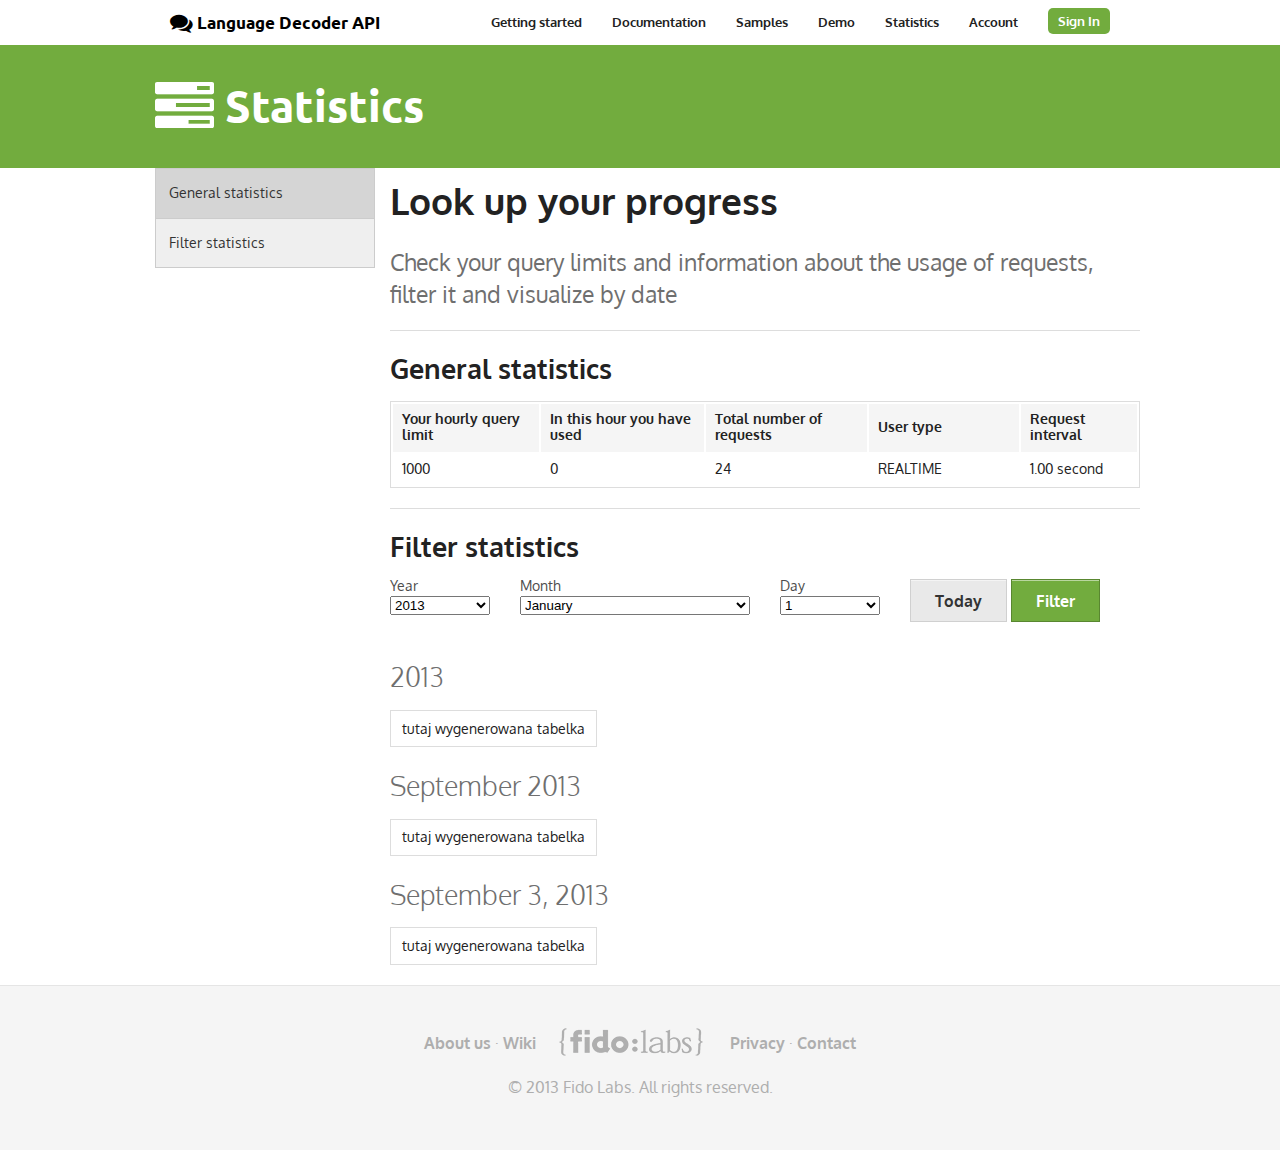
<file: stats.html>
<!DOCTYPE html>
<!--[if lt IE 7]>      <html class="no-js lt-ie9 lt-ie8 lt-ie7"> <![endif]-->
<!--[if IE 7]>         <html class="no-js lt-ie9 lt-ie8"> <![endif]-->
<!--[if IE 8]>         <html class="no-js lt-ie9"> <![endif]-->
<!--[if gt IE 8]><!--> 
<html class="no-js"> 
  <!--<![endif]-->
    <head>
      <meta charset="utf-8">
      <meta http-equiv="X-UA-Compatible" content="IE=edge,chrome=1">
      <meta name="description" content="Language Decoder - Game changing natural language processing technology.">
      <meta name="viewport" content="width=device-width">
      <title>Language Decoder API</title>
      <link rel="stylesheet" href="css/foundation.css">
      <link rel="stylesheet" href="css/style.css">
      <link rel="stylesheet" href="font-awesome/css/font-awesome.css">
      <link rel="stylesheet" href="css/shCore.css"/>
      <link rel="stylesheet" href="css/shThemeDefault.css"/>
      <link href='http://fonts.googleapis.com/css?family=Oxygen:400,700' rel='stylesheet' type='text/css'>
      <link href='http://fonts.googleapis.com/css?family=Ubuntu:300,400,700' rel='stylesheet' type='text/css'>

      <script src="js/vendor/custom.modernizr.js"></script>
      <script src="js/shCore.js"></script>
      <script src="js/shBrushPhp.js"></script>
    </head>
    <body>
    <!--[if lt IE 8]>
      <p class="chromeframe">You are using an <strong>outdated</strong> browser. Please <a href="http://browsehappy.com/">upgrade your browser</a> or <a href="http://www.google.com/chromeframe/?redirect=true">activate Google Chrome Frame</a> to improve your experience.</p>
    <![endif]-->

      <!-- Navigation -->
      <div class="fixed">
        <div class="navigation-pane">
          <div class="row">
            <div class="large-12 columns">
              <nav class="top-bar">
                <ul class="title-area">
                  <!-- Title Area -->
                  <li class="name">
                    <h1>
                      <a href="#">
                        <i class="icon-comments icon-large"></i> Language Decoder API
                      </a>
                    </h1>
                  </li>
                  <!-- Menu button for lower resolutions -->
                  <li class="toggle-topbar menu-icon"><a href="#"><span></span></a></li>
                </ul>
                <section class="top-bar-section">
                  <!-- Right Nav Section -->
                  <ul class="right">
                    <li>
                      <a href="start.html">Getting started</a>
                    </li>
                    <li>
                      <a href="docs.html">Documentation</a>
                    </li>
                    <li>
                      <a href="samples.html">Samples</a>
                    </li>
                    <li>
                      <a href="demo.html">Demo</a>
                    </li>
                    <li>
                      <a href="stats.html">Statistics</a>
                    </li>
                    <li>
                      <a href="account.html">Account</a>
                    </li>
                    <li class="has-form">
                      <a class="button" href="#" data-dropdown="drop">Sign In</a> <!-- Sign out po zalogowaniu -->
                      <!-- Dropdown -->
                      <div index id="drop" class="f-dropdown content" data-dropdown-content style="z-index: 999 !important;">
                        <div class="large-12 columns">
                          <h4>Sign in</h4>
                        </div>
                        <form data-abide>
                          <div class="row sign-in">
                            <div class="large-12 columns">
                              <label>Email:</label>
                              <input type="email" required placeholder="Email">
                              <small class="error">Proper email address is required.</small>
                            </div>
                          </div>
                          <div class="row sign-in">
                            <div class="large-12 columns">
                              <label>Password:</label>
                              <input type="password" required placeholder="Password">
                              <small class="error">Enter your password.</small>
                            </div>
                          </div>
                          <div class="row sign-in">
                            <div class="large-12 columns">
                              <input class="large button expand" type="submit" value="Sign In">
                            </div>
                          </div>
                        </form>
                      </div>

                    </li>
                  </ul>
                </section>
              </nav>
            </div>
          </div>
        </div>
      </div>

      <!-- Content -->
      <div class="content-header">
        <div class="row">
          <div class="large-12 columns">
            <h1 class="header"><i class="icon-tasks icon-large"></i> Statistics</h1>
          </div>
        </div>
      </div>
      <div class="row">
        <div class="large-3 columns">
          <div class="section-container accordion" data-section="accordion">
            <section>
              <p class="title" data-section-title>
                <a href="#">General statistics</a>
              </p>
            </section>
            <section>
              <p class="title" data-section-title>
                <a href="#">Filter statistics</a>
              </p>
            </section>
          </div>
        </div>
        <div class="large-9 columns">
          <div class="row docs-content">
            <h2>Look up your progress</h2>
            <h4>Check your query limits and information about the usage of requests, filter it and visualize by date</h4>
            <hr>
            <h3>General statistics</h3>
            <table>
              <thead>
                <tr>
                  <th>Your hourly query limit</th>
                  <th>In this hour you have used</th>
                  <th>Total number of requests</th>
                  <th width="150">User type</th>
                  <th>Request interval</th>
                </tr>
              </thead>
              <tbody>
                <tr>
                  <td>1000</td>
                  <td>0</td>
                  <td>24</td>
                  <td>REALTIME</td>
                  <td>1.00 second</td>
                </tr>
              </tbody>
            </table>
            <hr>

            <h3>Filter statistics</h3>
            <form>  
              <div class="row">
                <div class="large-2 columns">
                  <label>Year</label>
                  <select class="medium">
                    <option>2013</option>
                    <option>2014</option>
                  </select>
                </div>
                <div class="large-4 columns">
                  <label>Month</label>
                  <select class="medium">
                    <option>January</option>
                    <option>February</option>
                  </select>
                </div>
                <div class="large-2 columns">
                    <label>Day</label>
                    <select class="medium">
                    <option>1</option>
                    <option>2</option>
                    <option>3</option>
                    <option>4</option>
                    <option>5</option>
                    <option>6</option>
                  </select>
                </div>
                <div class="large-4 columns">
                  <a href="#" class="button secondary">Today</a>
                  <a href="#" class="button">Filter</a>
                </div>
              </div>
            </form>
            <h3 class="subheader">2013</h3>
            <table>
              <tbody>
                <tr>
                  <td>tutaj wygenerowana tabelka</td>
                </tr>
              </tbody>
            </table>
            <h3 class="subheader">September 2013</h3>
            <table>
              <tbody>
                <tr>
                  <td>tutaj wygenerowana tabelka</td>
                </tr>
              </tbody>
            </table>
            <h3 class="subheader">September 3, 2013</h3>
            <table>
              <tbody>
                <tr>
                  <td>tutaj wygenerowana tabelka</td>
                </tr>
              </tbody>
            </table>
          </div>
        </div>
      </div>
      <!-- Footer -->
      <div class="footer">
        <div class="row footer-content">
          <p class="footer-links">
            <a href="#">About us</a> · 
            <a href="#">Wiki</a><img class="footer-logo" alt="" src="img/fidolabs-logo.png">
            <a href="#">Privacy</a> · 
            <a href="#">Contact</a>
          </p>
          <p class="footer-disclaimer">© 2013 Fido Labs. All rights reserved.</p>
        </div>
      </div>


      <!-- Final scripts -->
      <div id="fb-root"></div>
      <script>(function(d, s, id) {
                var js, fjs = d.getElementsByTagName(s)[0];
                if (d.getElementById(id)) return;
                js = d.createElement(s); js.id = id;
                js.src = "//connect.facebook.net/pl_PL/all.js#xfbml=1&appId=264352513616387";
                fjs.parentNode.insertBefore(js, fjs);
              }(document, 'script', 'facebook-jssdk'));
      </script>

      <script>
        document.write('<script src=' +
        ('__proto__' in {} ? 'js/vendor/zepto' : 'js/vendor/jquery') +
        '.js><\/script>')
      </script>

      <script src="js/foundation.min.js"></script>

      <script>
        $(document).foundation();
      </script>

      <script>
          var _gaq=[['_setAccount','UA-XXXXX-X'],['_trackPageview']];
          (function(d,t){var g=d.createElement(t),s=d.getElementsByTagName(t)[0];
          g.src='//www.google-analytics.com/ga.js';
          s.parentNode.insertBefore(g,s)}(document,'script'));
      </script>


      <!-- Syntax Highliter -->

      <script type="text/javascript">
           SyntaxHighlighter.all()
      </script>
      
    </body>
  </html>
</file>
<file: css/style.css>
body {
/*	font-family: 'Helvetica Neue', Helvetica, Arial, sans-serif;*/
font-family: "Oxygen",sans-serif !important;
}

h2, h3, h4, h5 {
	font-family: "Oxygen",sans-serif !important;
}

h1 {
	font-family: "Ubuntu", sans-serif !important;
}

.text-small {
	font-size: 14px;
}

.error {
	border-radius: 5px;
}

.error small.error {
	background-color: #B11E22;
}


.error input {
	background-color: white;
	border: 1px;
}

.marketing .error input {
	background-color: white;
	border: 1px;
	margin-bottom: 1em;
}

nav.top-bar {
	height: 45px;
	background-color: white;
	margin-bottom: 0px;
}

.navigation-pane {
	background-color: white;
	border-bottom: 1px solid #72ac3e;
}

.top-bar-section .has-form {
	background-color: white;
}

.top-bar .name h1 a {
	color: black;
}

.top-bar.expanded .toggle-topbar a span, .top-bar .toggle-topbar.menu-icon a span {
	-webkit-box-shadow: 0 10px 0 1px #212121, 0 16px 0 1px #212121, 0 22px 0 1px #212121;
	box-shadow: 0 10px 0 1px #212121, 0 16px 0 1px #212121, 0 22px 0 1px #212121;
}

.top-bar.expanded .title-area {
	background: white;
}

.top-bar-section ul li > a:not(.button) {
	color: #222222;
	background-color: white;
}

.top-bar-section ul li > a:not(.button):hover {
	color: #72ac3e;
}

.top-bar-section li a:not(.button) {
	background-color: white;
}

.top-bar-section ul li > a.button {
	border-radius: 5px;
	border: none;
	box-shadow: none;
}

.sign-in {
	padding-bottom: 15px;
}

.sign-in input {
	border-radius: 5px;
}

.content-header {
	background-color: #72ac3e;
}

.content-header h1{
	color: white;
	margin-bottom: 30px;
	margin-top: 30px;
	padding-top: 45px;
}

.docs-content h4 {
	text-align: left;
	color: #6f6f6f;
}

.marketing {
	background: #72ac3e; 
	/* Zmien dla fixed nav */
	padding-top: 75px;
	padding-bottom: 30px;
}

.marketing h1, .marketing p{
	color: white;
	text-shadow: 0px 2px 2px rgba(0, 0, 0, 0.5);	
}

.marketing h1 {
	font-size: 60px;
	line-height: 65px;
}

.marketing input{
	border-radius: 5px;
	padding: 10px;
	font-size: 16px;
	border: none;
	-webkit-box-shadow: none;
	box-shadow: none;
}

.marketing input[type="submit"]{
	font-size: 14px;
	background: #485044;
}

.marketing input[type="submit"]:hover{
	background: #2d3927;
}

.marketing form {
	padding-top: 15px;
}

.social {
	padding: 22px 0 17px;
	text-align: center;
	background-color: #f5f5f5;
	border-top: 1px solid #fff;
	border-bottom: 1px solid #ddd;
}

.social ul {
	margin: 0px;
}

.social-list li {
	list-style: none;
	display: inline;
}


.benefits {
	padding-top: 45px;
}

.benefits h1, h4 {
	font-weight: normal;
	text-align: center;
}

.benefits h1 {
	font-size: 42px;
	margin-bottom: 0px;
}

.benefits-perticular {
	padding-top: 50px;
	text-align: center;
}

.benefits-perticular p {	
	color: #5a5a5a;
}

.benefits-container {
	padding-bottom: 70px;
	text-align: center;
}

.samples-container {
	border-bottom: 1px solid #e5e5e5;
}

.samples {
	padding-top: 60px;
}

.samples h1, h4 {
	font-weight: normal;
	text-align: center;
}

.samples h1 {
	font-size: 42px;
	margin-bottom: 0px;
}

#demo-input {
	height: 200px;
}

.colored {
	color: #72ac3e !important;
}

.output-description td {
	border: 1px solid #DDDDDD;
}

.slideshow-wrapper img {
	margin-left:auto;
	margin-right:auto;
}

.orbit-timer, .orbit-bullets{
	display: none;
}

.slideshow-wrapper {
	padding-top: 50px;
	padding-bottom: 50px;
}

.sidebar {
	width: 200px;
}
	

.footer {
	text-align: center;
	background-color: #f5f5f5;
	border-top: 1px solid #e5e5e5;
	color: #aeaeae;
}

.footer a {
	color: #aeaeae;
	font-weight: bold;
}

.footer-content {
	padding: 30px;
}

.footer-links {
	padding-bottom: 0px;
	margin-bottom: 2px;
}

.footer-logo {
	padding-right: 20px;
	padding-left: 20px;
	padding-bottom: 5px;
}

.footer-disclaimer {
	padding-bottom: 0px;
}
</file>
<file: css/shCore.css>
/**
 * SyntaxHighlighter
 * http://alexgorbatchev.com/SyntaxHighlighter
 *
 * SyntaxHighlighter is donationware. If you are using it, please donate.
 * http://alexgorbatchev.com/SyntaxHighlighter/donate.html
 *
 * @version
 * 3.0.83 (July 02 2010)
 * 
 * @copyright
 * Copyright (C) 2004-2010 Alex Gorbatchev.
 *
 * @license
 * Dual licensed under the MIT and GPL licenses.
 */
.syntaxhighlighter a,
.syntaxhighlighter div,
.syntaxhighlighter code,
.syntaxhighlighter table,
.syntaxhighlighter table td,
.syntaxhighlighter table tr,
.syntaxhighlighter table tbody,
.syntaxhighlighter table thead,
.syntaxhighlighter table caption,
.syntaxhighlighter textarea {
  -moz-border-radius: 0 0 0 0 !important;
  -webkit-border-radius: 0 0 0 0 !important;
  background: none !important;
  border: 0 !important;
  bottom: auto !important;
  float: none !important;
  height: auto !important;
  left: auto !important;
  line-height: 1.1em !important;
  margin: 0 !important;
  outline: 0 !important;
  overflow: visible !important;
  padding: 0 !important;
  position: static !important;
  right: auto !important;
  text-align: left !important;
  top: auto !important;
  vertical-align: baseline !important;
  width: auto !important;
  box-sizing: content-box !important;
  font-family: "Consolas", "Bitstream Vera Sans Mono", "Courier New", Courier, monospace !important;
  font-weight: normal !important;
  font-style: normal !important;
  font-size: 1em !important;
  min-height: inherit !important;
  min-height: auto !important;
}

.syntaxhighlighter {
  width: 100% !important;
  margin: 1em 0 1em 0 !important;
  position: relative !important;
  overflow: auto !important;
  font-size: 1em !important;
}
.syntaxhighlighter.source {
  overflow: hidden !important;
}
.syntaxhighlighter .bold {
  font-weight: bold !important;
}
.syntaxhighlighter .italic {
  font-style: italic !important;
}
.syntaxhighlighter .line {
  white-space: pre !important;
}
.syntaxhighlighter table {
  width: 100% !important;
}
.syntaxhighlighter table caption {
  text-align: left !important;
  padding: .5em 0 0.5em 1em !important;
}
.syntaxhighlighter table td.code {
  width: 100% !important;
}
.syntaxhighlighter table td.code .container {
  position: relative !important;
}
.syntaxhighlighter table td.code .container textarea {
  box-sizing: border-box !important;
  position: absolute !important;
  left: 0 !important;
  top: 0 !important;
  width: 100% !important;
  height: 100% !important;
  border: none !important;
  background: white !important;
  padding-left: 1em !important;
  overflow: hidden !important;
  white-space: pre !important;
}
.syntaxhighlighter table td.gutter .line {
  text-align: right !important;
  padding: 0 0.5em 0 1em !important;
}
.syntaxhighlighter table td.code .line {
  padding: 0 1em !important;
}
.syntaxhighlighter.nogutter td.code .container textarea, .syntaxhighlighter.nogutter td.code .line {
  padding-left: 0em !important;
}
.syntaxhighlighter.show {
  display: block !important;
}
.syntaxhighlighter.collapsed table {
  display: none !important;
}
.syntaxhighlighter.collapsed .toolbar {
  padding: 0.1em 0.8em 0em 0.8em !important;
  font-size: 1em !important;
  position: static !important;
  width: auto !important;
  height: auto !important;
}
.syntaxhighlighter.collapsed .toolbar span {
  display: inline !important;
  margin-right: 1em !important;
}
.syntaxhighlighter.collapsed .toolbar span a {
  padding: 0 !important;
  display: none !important;
}
.syntaxhighlighter.collapsed .toolbar span a.expandSource {
  display: inline !important;
}
.syntaxhighlighter .toolbar {
  position: absolute !important;
  right: 1px !important;
  top: 1px !important;
  width: 11px !important;
  height: 11px !important;
  font-size: 10px !important;
  z-index: 10 !important;
}
.syntaxhighlighter .toolbar span.title {
  display: inline !important;
}
.syntaxhighlighter .toolbar a {
  display: block !important;
  text-align: center !important;
  text-decoration: none !important;
  padding-top: 1px !important;
}
.syntaxhighlighter .toolbar a.expandSource {
  display: none !important;
}
.syntaxhighlighter.ie {
  font-size: .9em !important;
  padding: 1px 0 1px 0 !important;
}
.syntaxhighlighter.ie .toolbar {
  line-height: 8px !important;
}
.syntaxhighlighter.ie .toolbar a {
  padding-top: 0px !important;
}
.syntaxhighlighter.printing .line.alt1 .content,
.syntaxhighlighter.printing .line.alt2 .content,
.syntaxhighlighter.printing .line.highlighted .number,
.syntaxhighlighter.printing .line.highlighted.alt1 .content,
.syntaxhighlighter.printing .line.highlighted.alt2 .content {
  background: none !important;
}
.syntaxhighlighter.printing .line .number {
  color: #bbbbbb !important;
}
.syntaxhighlighter.printing .line .content {
  color: black !important;
}
.syntaxhighlighter.printing .toolbar {
  display: none !important;
}
.syntaxhighlighter.printing a {
  text-decoration: none !important;
}
.syntaxhighlighter.printing .plain, .syntaxhighlighter.printing .plain a {
  color: black !important;
}
.syntaxhighlighter.printing .comments, .syntaxhighlighter.printing .comments a {
  color: #008200 !important;
}
.syntaxhighlighter.printing .string, .syntaxhighlighter.printing .string a {
  color: blue !important;
}
.syntaxhighlighter.printing .keyword {
  color: #006699 !important;
  font-weight: bold !important;
}
.syntaxhighlighter.printing .preprocessor {
  color: gray !important;
}
.syntaxhighlighter.printing .variable {
  color: #aa7700 !important;
}
.syntaxhighlighter.printing .value {
  color: #009900 !important;
}
.syntaxhighlighter.printing .functions {
  color: #ff1493 !important;
}
.syntaxhighlighter.printing .constants {
  color: #0066cc !important;
}
.syntaxhighlighter.printing .script {
  font-weight: bold !important;
}
.syntaxhighlighter.printing .color1, .syntaxhighlighter.printing .color1 a {
  color: gray !important;
}
.syntaxhighlighter.printing .color2, .syntaxhighlighter.printing .color2 a {
  color: #ff1493 !important;
}
.syntaxhighlighter.printing .color3, .syntaxhighlighter.printing .color3 a {
  color: red !important;
}
.syntaxhighlighter.printing .break, .syntaxhighlighter.printing .break a {
  color: black !important;
}
</file>
<file: css/shThemeDefault.css>
/**
 * SyntaxHighlighter
 * http://alexgorbatchev.com/SyntaxHighlighter
 *
 * SyntaxHighlighter is donationware. If you are using it, please donate.
 * http://alexgorbatchev.com/SyntaxHighlighter/donate.html
 *
 * @version
 * 3.0.83 (July 02 2010)
 * 
 * @copyright
 * Copyright (C) 2004-2010 Alex Gorbatchev.
 *
 * @license
 * Dual licensed under the MIT and GPL licenses.
 */
.syntaxhighlighter {
  background-color: white !important;
}
.syntaxhighlighter .line.alt1 {
  background-color: white !important;
}
.syntaxhighlighter .line.alt2 {
  background-color: white !important;
}
.syntaxhighlighter .line.highlighted.alt1, .syntaxhighlighter .line.highlighted.alt2 {
  background-color: #e0e0e0 !important;
}
.syntaxhighlighter .line.highlighted.number {
  color: black !important;
}
.syntaxhighlighter table caption {
  color: black !important;
}
.syntaxhighlighter .gutter {
  color: #afafaf !important;
}
.syntaxhighlighter .gutter .line {
  border-right: 3px solid #72ac3e !important;
}
.syntaxhighlighter .gutter .line.highlighted {
  background-color: #72ac3e !important;
  color: white !important;
}
.syntaxhighlighter.printing .line .content {
  border: none !important;
}
.syntaxhighlighter.collapsed {
  overflow: visible !important;
}
.syntaxhighlighter.collapsed .toolbar {
  color: blue !important;
  background: white !important;
  border: 1px solid #6ce26c !important;
}
.syntaxhighlighter.collapsed .toolbar a {
  color: blue !important;
}
.syntaxhighlighter.collapsed .toolbar a:hover {
  color: red !important;
}
.syntaxhighlighter .toolbar {
  color: white !important;
  background: #6ce26c !important;
  border: none !important;
}
.syntaxhighlighter .toolbar a {
  color: white !important;
}
.syntaxhighlighter .toolbar a:hover {
  color: black !important;
}
.syntaxhighlighter .plain, .syntaxhighlighter .plain a {
  color: black !important;
}
.syntaxhighlighter .comments, .syntaxhighlighter .comments a {
  color: #008200 !important;
}
.syntaxhighlighter .string, .syntaxhighlighter .string a {
  color: blue !important;
}
.syntaxhighlighter .keyword {
  color: #006699 !important;
}
.syntaxhighlighter .preprocessor {
  color: gray !important;
}
.syntaxhighlighter .variable {
  color: #aa7700 !important;
}
.syntaxhighlighter .value {
  color: #009900 !important;
}
.syntaxhighlighter .functions {
  color: #ff1493 !important;
}
.syntaxhighlighter .constants {
  color: #0066cc !important;
}
.syntaxhighlighter .script {
  font-weight: bold !important;
  color: #006699 !important;
  background-color: none !important;
}
.syntaxhighlighter .color1, .syntaxhighlighter .color1 a {
  color: gray !important;
}
.syntaxhighlighter .color2, .syntaxhighlighter .color2 a {
  color: #ff1493 !important;
}
.syntaxhighlighter .color3, .syntaxhighlighter .color3 a {
  color: red !important;
}

.syntaxhighlighter .keyword {
  font-weight: bold !important;
}
</file>
<file: css/style-basic.css>
body {
/*	font-family: 'Helvetica Neue', Helvetica, Arial, sans-serif;*/
font-family: "Oxygen",sans-serif !important;
}

h2, h3, h4, h5 {
	font-family: "Oxygen",sans-serif !important;
}

h1 {
	font-family: "Ubuntu", sans-serif !important;
}

.text-small {
	font-size: 14px;
}

.error {
	border-radius: 5px;
}

.error small.error {
	background-color: #B11E22;
}


.error input {
	background-color: white;
	border: 1px;
}

.marketing .error input {
	background-color: white;
	border: 1px;
	margin-bottom: 1em;
}

nav.top-bar {
	height: 45px;
	background-color: white;
	margin-bottom: 0px;
}

.navigation-pane {
	background-color: white;
	border-bottom: 1px solid #72ac3e;
}

.top-bar-section .has-form {
	background-color: white;
}

.top-bar .name h1 a {
	color: black;
}

.top-bar.expanded .toggle-topbar a span, .top-bar .toggle-topbar.menu-icon a span {
	-webkit-box-shadow: 0 10px 0 1px #212121, 0 16px 0 1px #212121, 0 22px 0 1px #212121;
	box-shadow: 0 10px 0 1px #212121, 0 16px 0 1px #212121, 0 22px 0 1px #212121;
}

.top-bar.expanded .title-area {
	background: white;
}

.top-bar-section ul li > a:not(.button) {
	color: #222222;
	background-color: white;
}

.top-bar-section ul li > a:not(.button):hover {
	color: #72ac3e;
}

.top-bar-section li a:not(.button) {
	background-color: white;
}

.top-bar-section ul li > a.button {
	border-radius: 5px;
	border: none;
	box-shadow: none;
}

.sign-in {
	padding-bottom: 15px;
}

.sign-in input {
	border-radius: 5px;
}

.content {
	margin-left: 20px;
	margin-right: 20px;
}

.content-header {
	background-color: #72ac3e;
}

.content-header h1 {
	color: white;
	margin-bottom: 30px;
	margin-top: 30px;
}

.docs-content h4 {
	text-align: left;
	color: #6f6f6f;
}

.marketing {
	background: #72ac3e; 
	/* Zmien dla fixed nav  na 75px*/
	padding-top: 45px;
	padding-bottom: 30px;
}

.marketing h1, .marketing p {
	text-align: center;
	color: white;
	text-shadow: 0px 2px 2px rgba(0, 0, 0, 0.5);	
}

.marketing h1 {
	font-size: 75px;
	line-height: 70px;
}

.marketing input {
	border-radius: 5px;
	padding: 10px;
	font-size: 16px;
	border: none;
	-webkit-box-shadow: none;
	box-shadow: none;
}

.marketing input[type="submit"] {
	font-size: 14px;
	background: #485044;
}

.marketing input[type="submit"]:hover {
	background: #2d3927;
}

.marketing form {
	padding-top: 15px;
}

.social {
	padding: 22px 0 17px;
	text-align: center;
	background-color: #f5f5f5;
	border-top: 1px solid #fff;
	border-bottom: 1px solid #ddd;
}

.social ul {
	margin: 0px;
}

.social-list li {
	list-style: none;
	display: inline;
}


.benefits {
	padding-top: 45px;
}

.benefits h1, h4 {
	font-weight: normal;
	text-align: center;
}

.benefits h1 {
	font-size: 42px;
	margin-bottom: 0px;
}

.benefits-perticular {
	padding-top: 50px;
	text-align: center;
}

.benefits-perticular p {	
	color: #5a5a5a;
}

.benefits-container {
	padding-bottom: 70px;
	text-align: center;
}

.samples-container {
	border-bottom: 1px solid #e5e5e5;
}

.samples {
	padding-top: 60px;
}

.samples h1, h4 {
	font-weight: normal;
	text-align: center;
}

.samples h1 {
	font-size: 42px;
	margin-bottom: 0px;
}

.slideshow-wrapper img {
	margin-left:auto;
	margin-right:auto;
}

.orbit-timer, .orbit-bullets{
	display: none;
}

.slideshow-wrapper {
	padding-top: 50px;
	padding-bottom: 50px;
}

.sidebar {
	width: 200px;
}
	
.hiring {
	margin-top: 70px;
	background: #72ac3e;
	/*background: url(../img/hiring_bg.jpg) center center no-repeat;*/
}

.hiring h1, h4 {
	color: white;
	font-weight: normal;
	text-align: center;
}

.hiring h4.subheader {
	color: white;
}

.hiring h1 {
	font-size: 42px;
	margin-bottom: 0px;
}

.hiring-content {
	padding-top: 45px;
	padding-bottom: 45px;
}

.hiring input{
	border-radius: 5px;
	padding: 10px;
	font-size: 16px;
	border: none;
	-webkit-box-shadow: none;
	box-shadow: none;
}

.hiring input[type="submit"]{
	font-size: 14px;
	background: #485044;
}

.hiring input[type="submit"]:hover{
	background: #2d3927;
}

.access-button input{
	border-radius: 5px;
	padding: 10px;
	font-size: 16px;
	border: none;
	-webkit-box-shadow: none;
	box-shadow: none;
}

.access-button input[type="submit"]{
	font-size: 14px;
	background: #485044;
}

.access-button input[type="submit"]:hover{
	background: #2d3927;
}

.footer {
	text-align: center;
	background-color: #f5f5f5;
	border-top: 1px solid #e5e5e5;
	color: #aeaeae;
}

#get-access h1 {
	text-align: center;
}

.footer a {
	color: #aeaeae;
	font-weight: bold;
}

.footer-content {
	padding: 30px;
}

.footer-links {
	padding-bottom: 0px;
	margin-bottom: 2px;
}

.footer-logo {
	padding-right: 20px;
	padding-left: 20px;
	padding-bottom: 5px;
}

.footer-disclaimer {
	padding-bottom: 0px;
}
</file>
